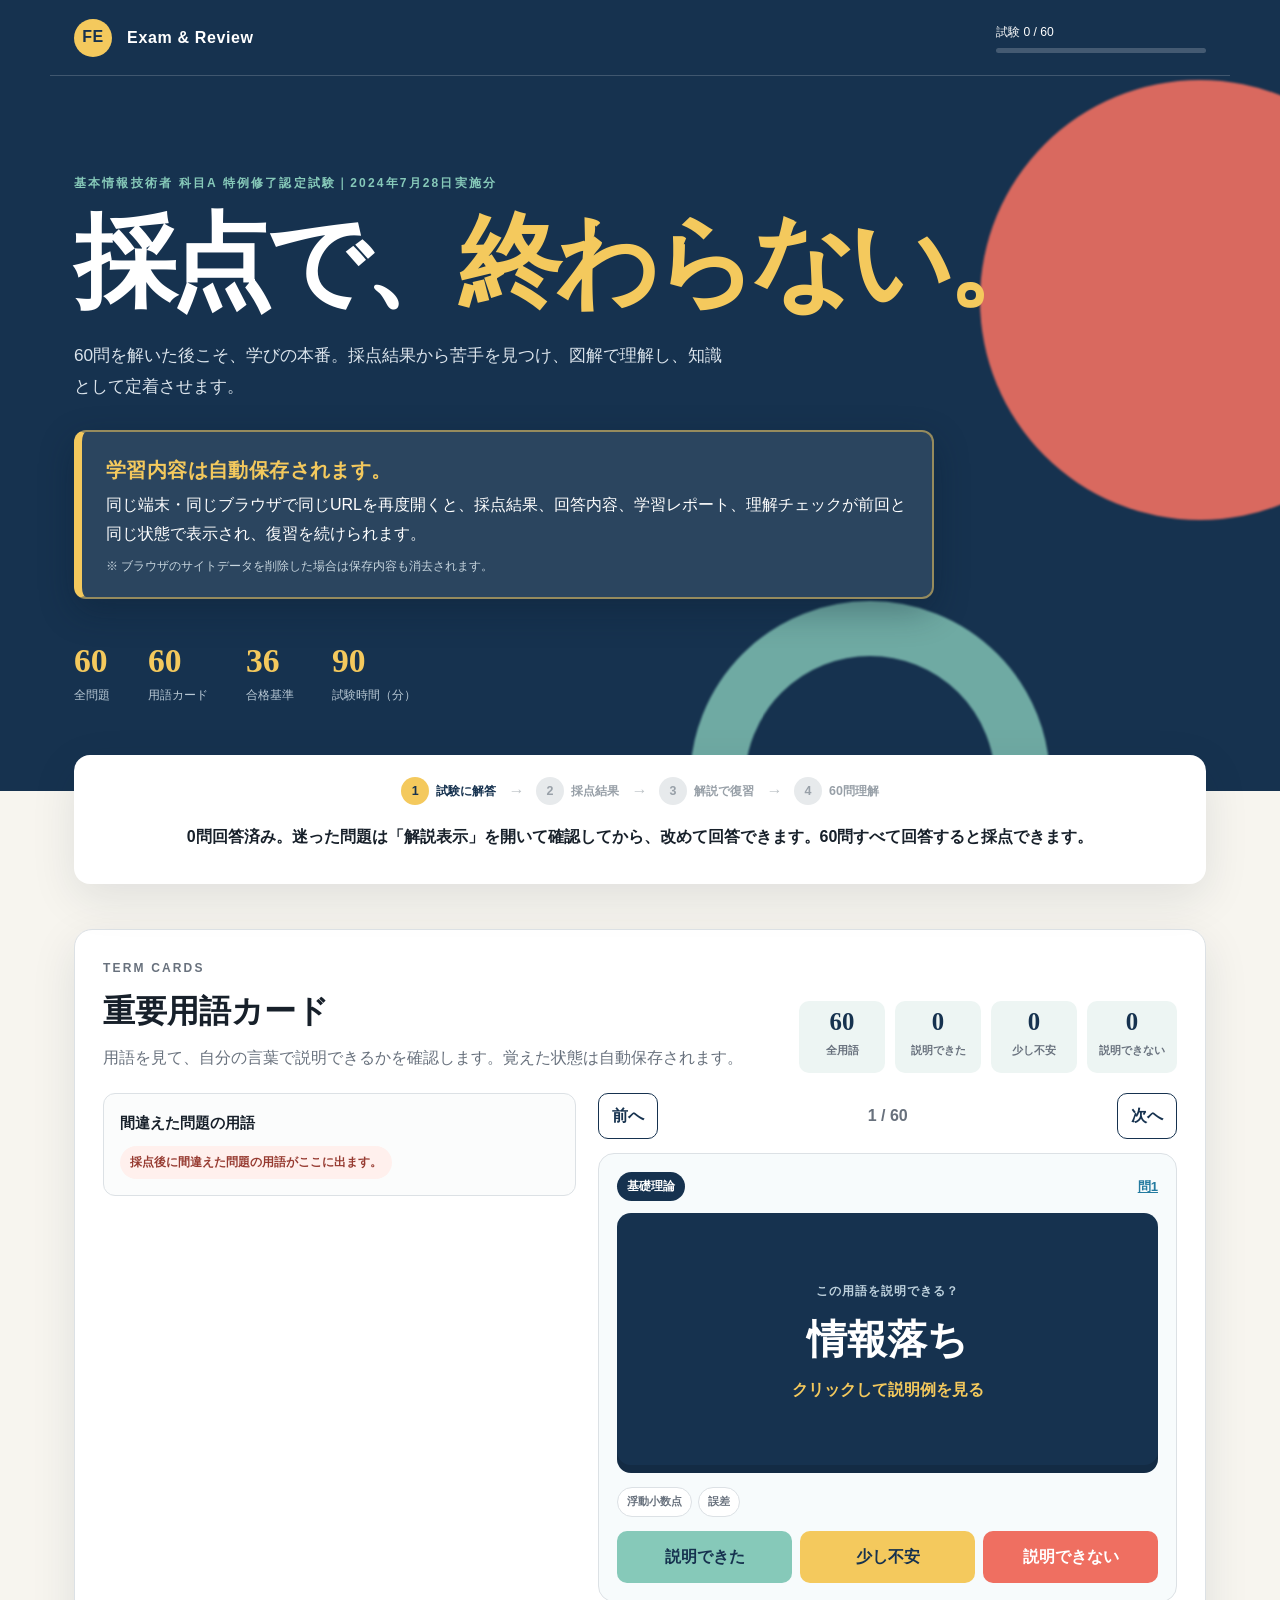
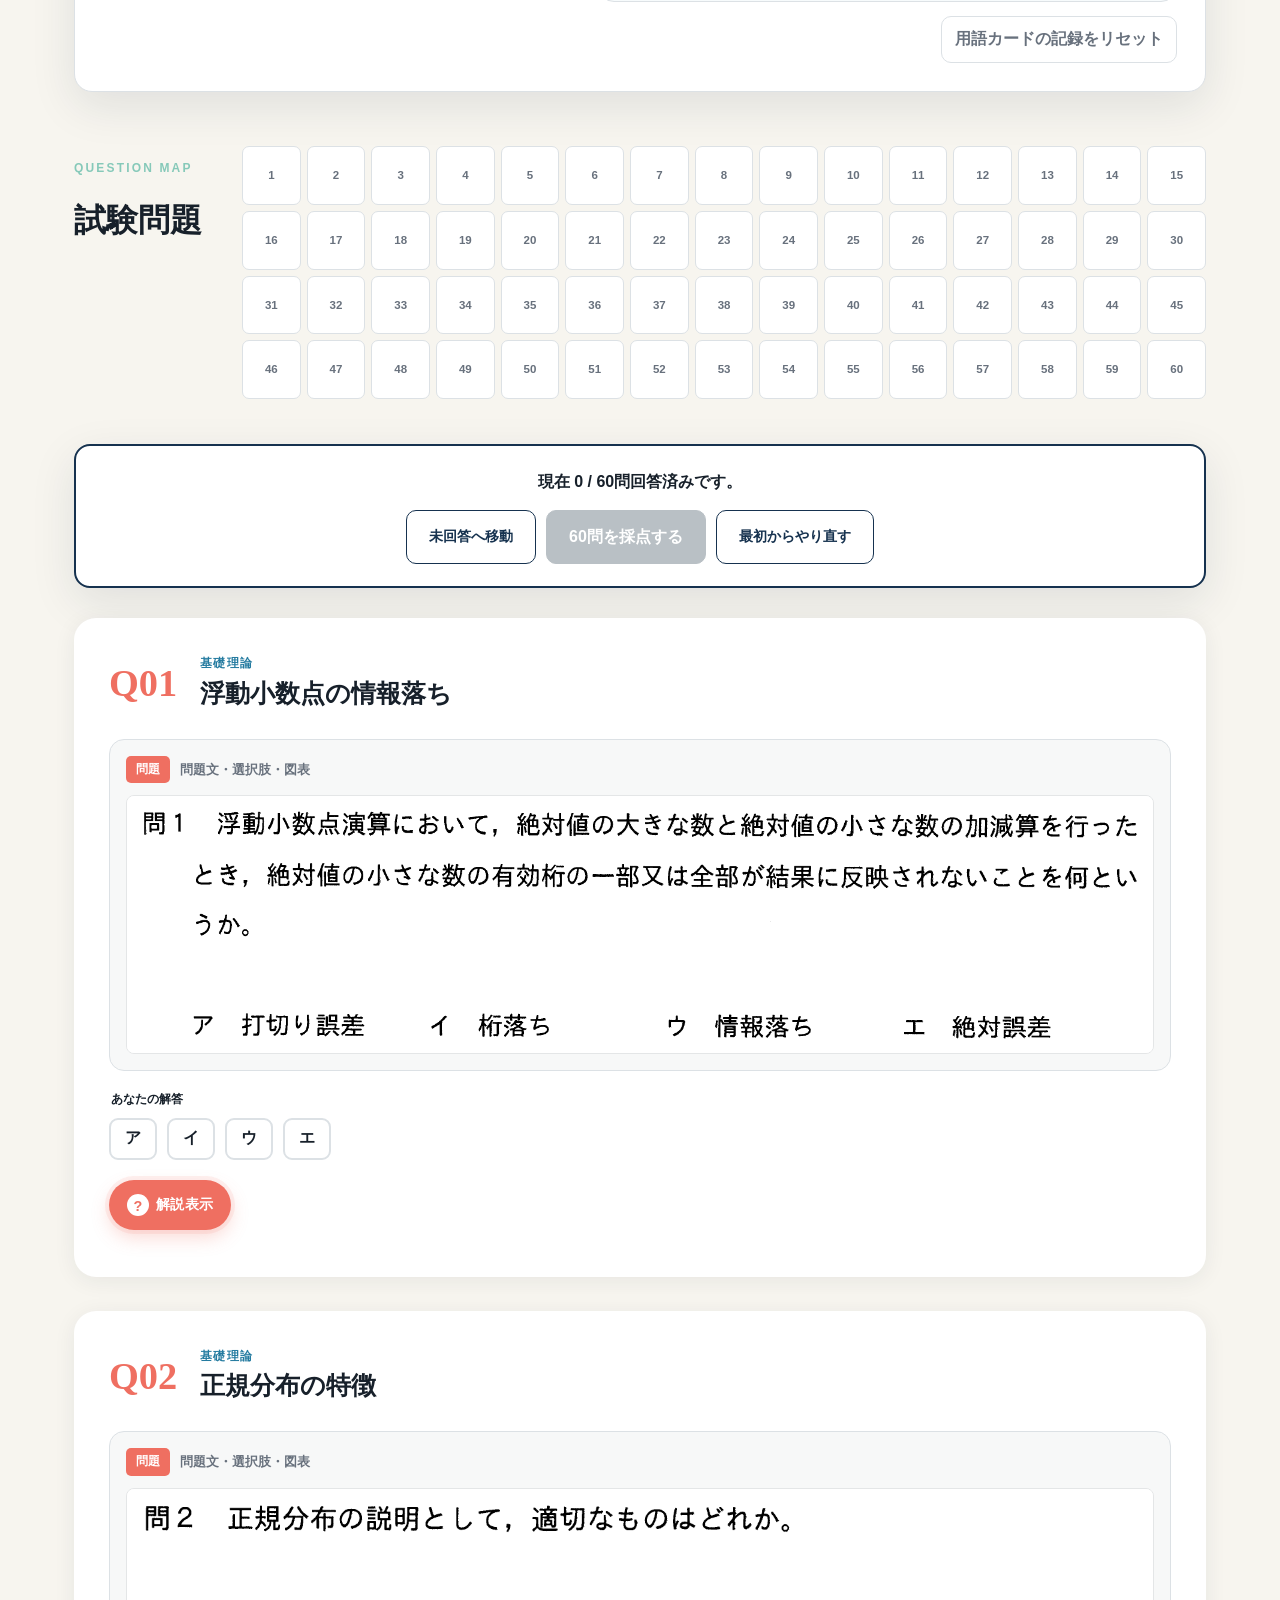
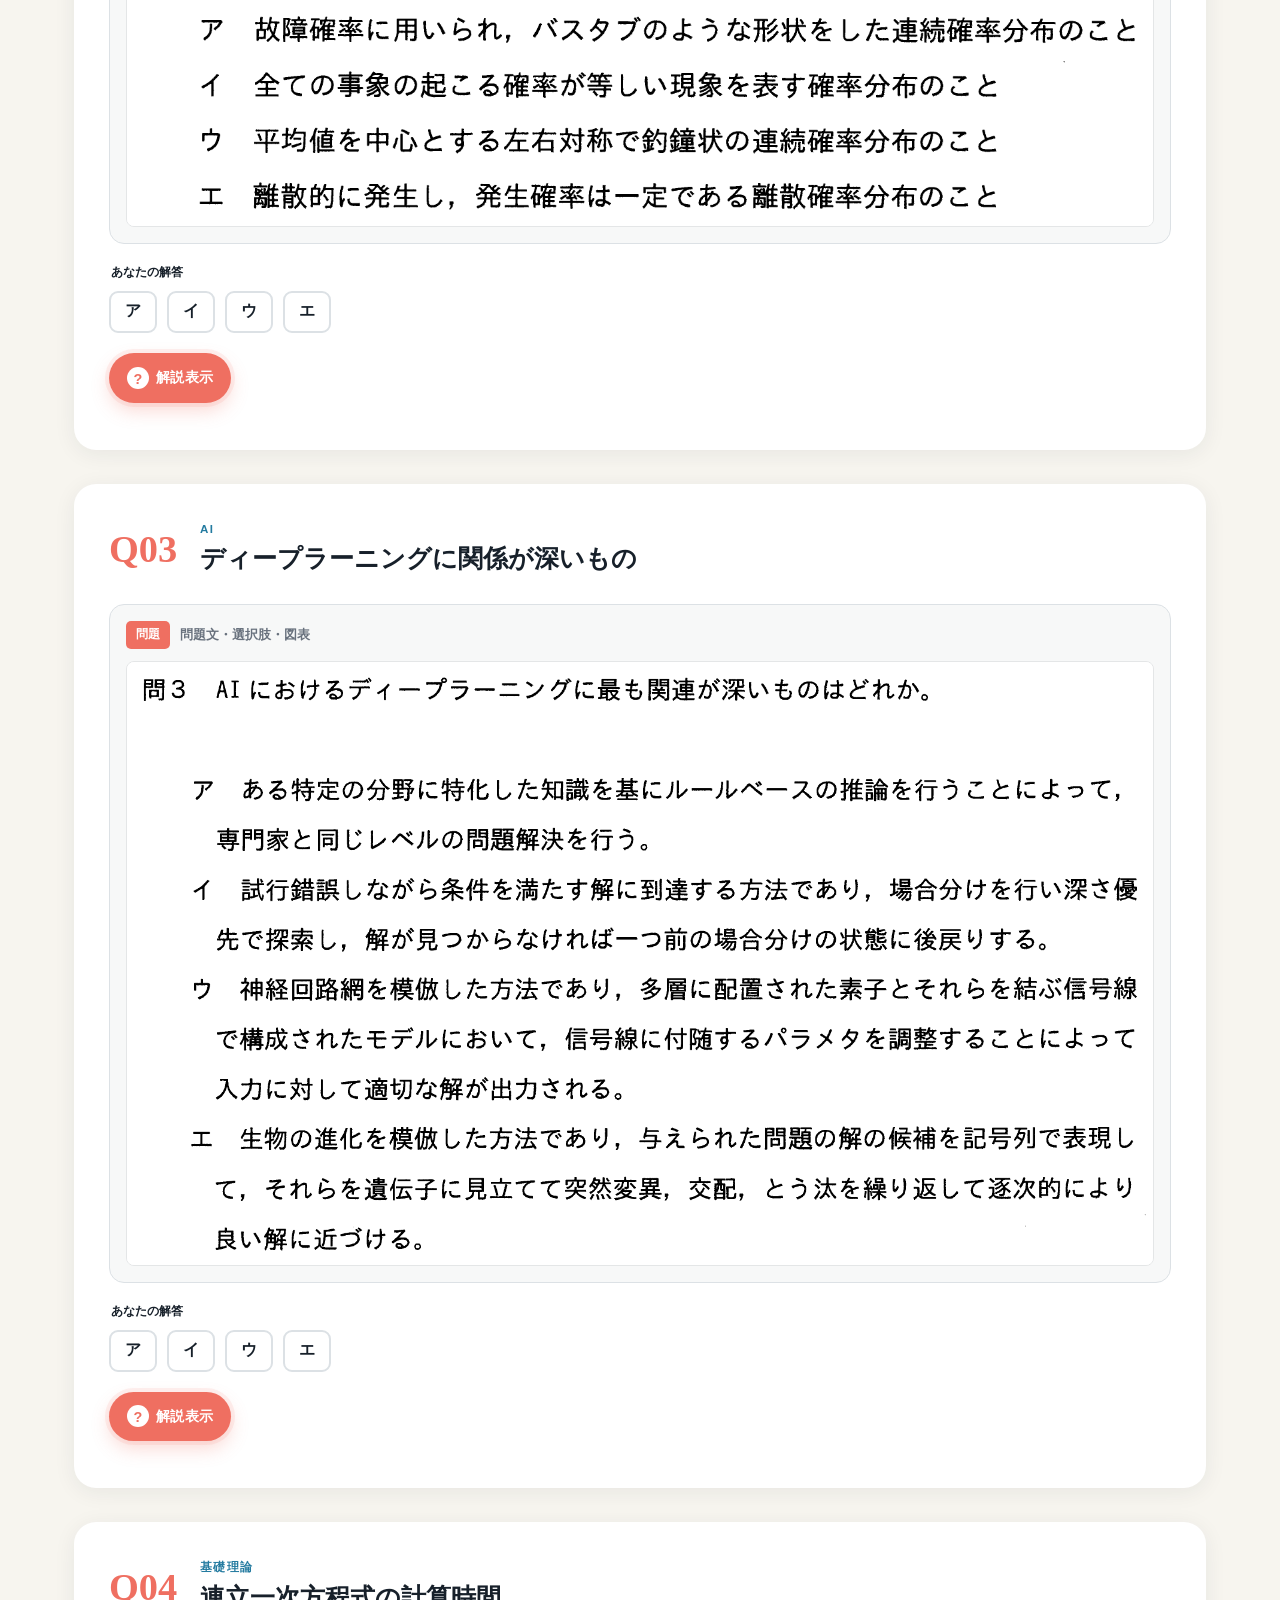
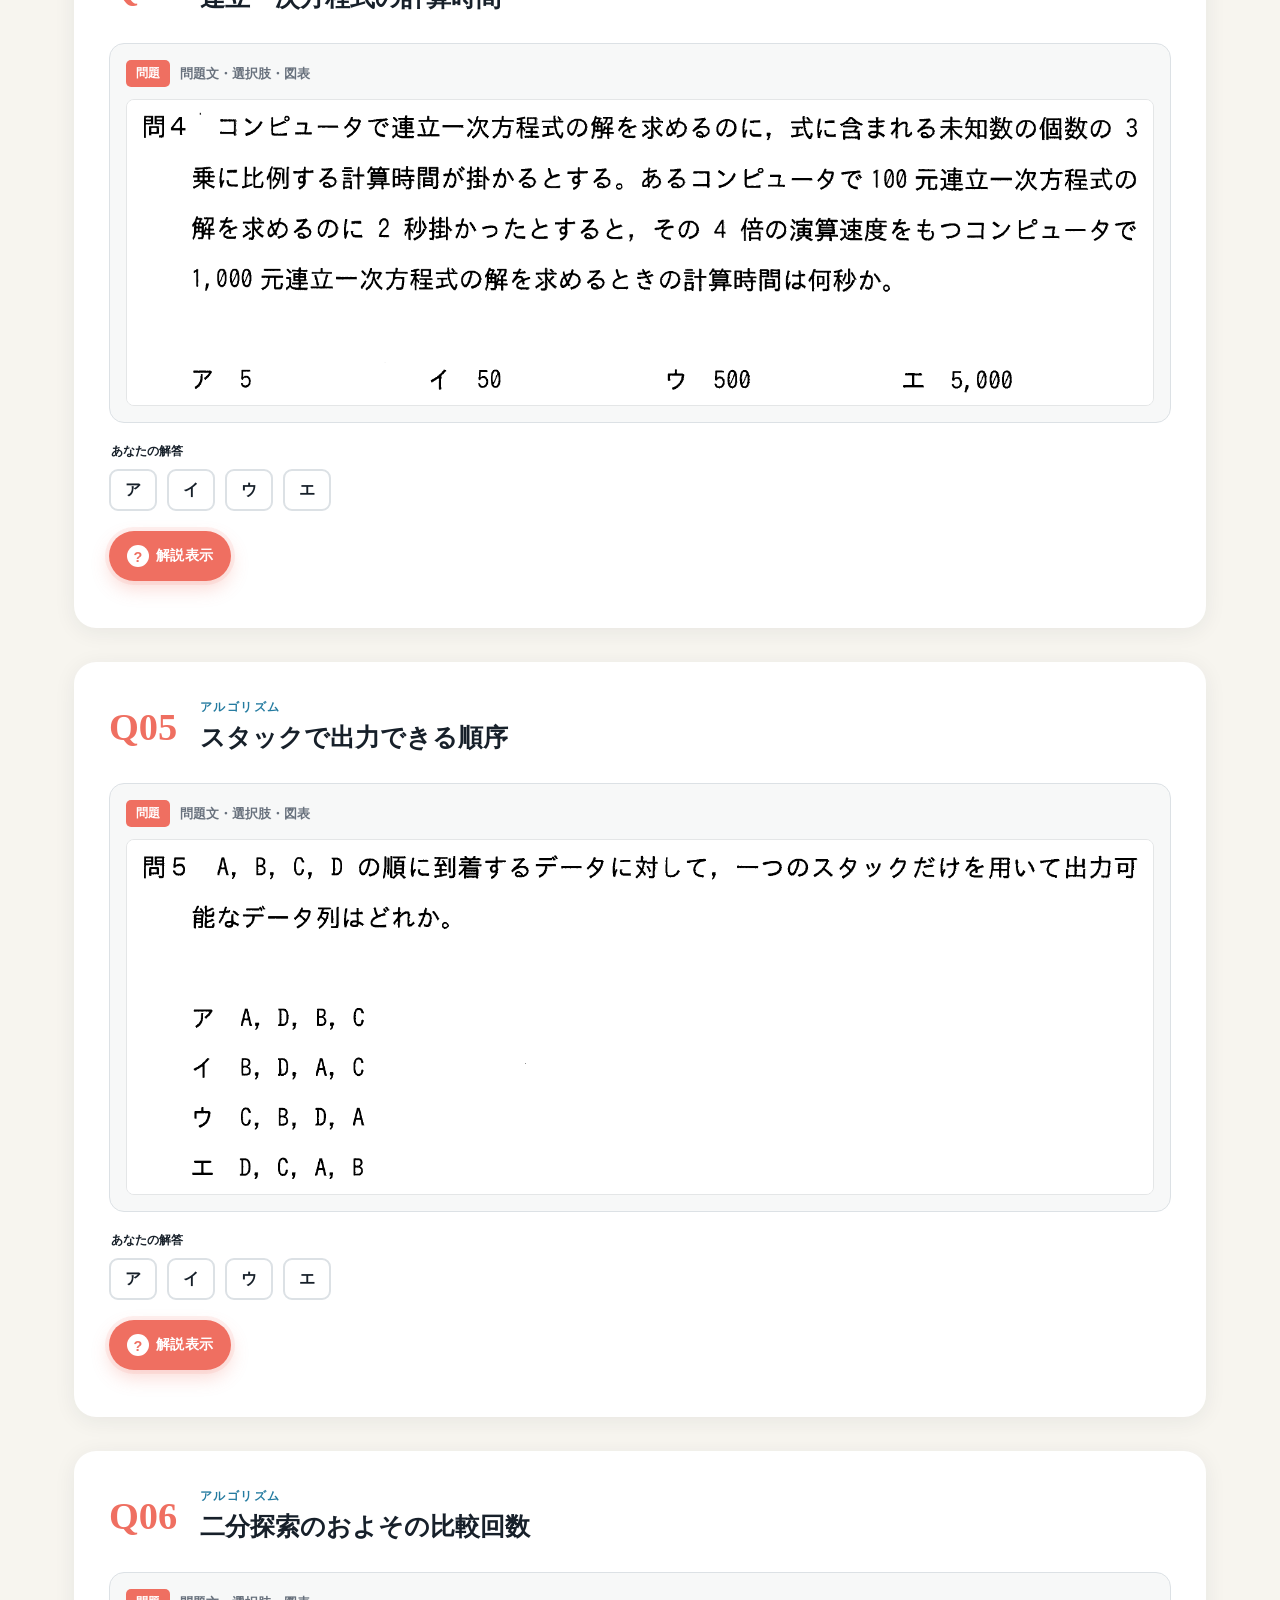
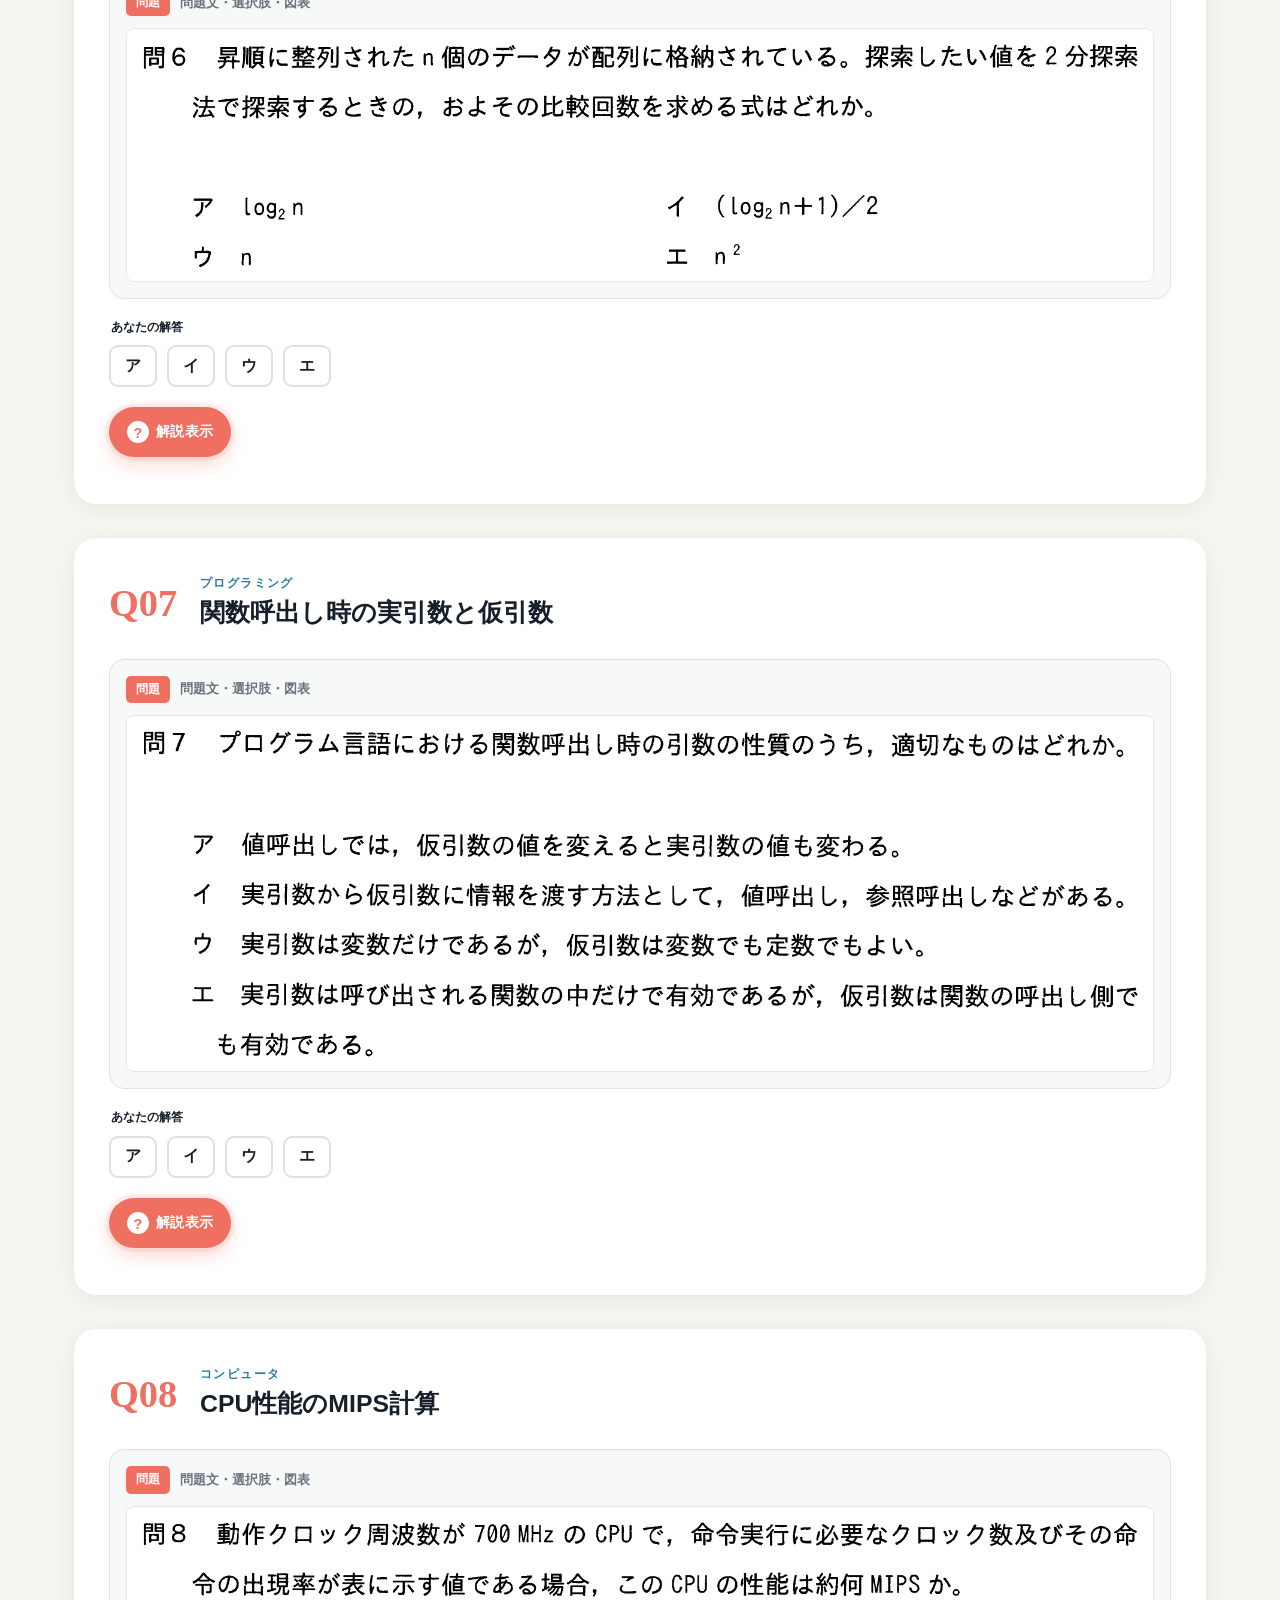
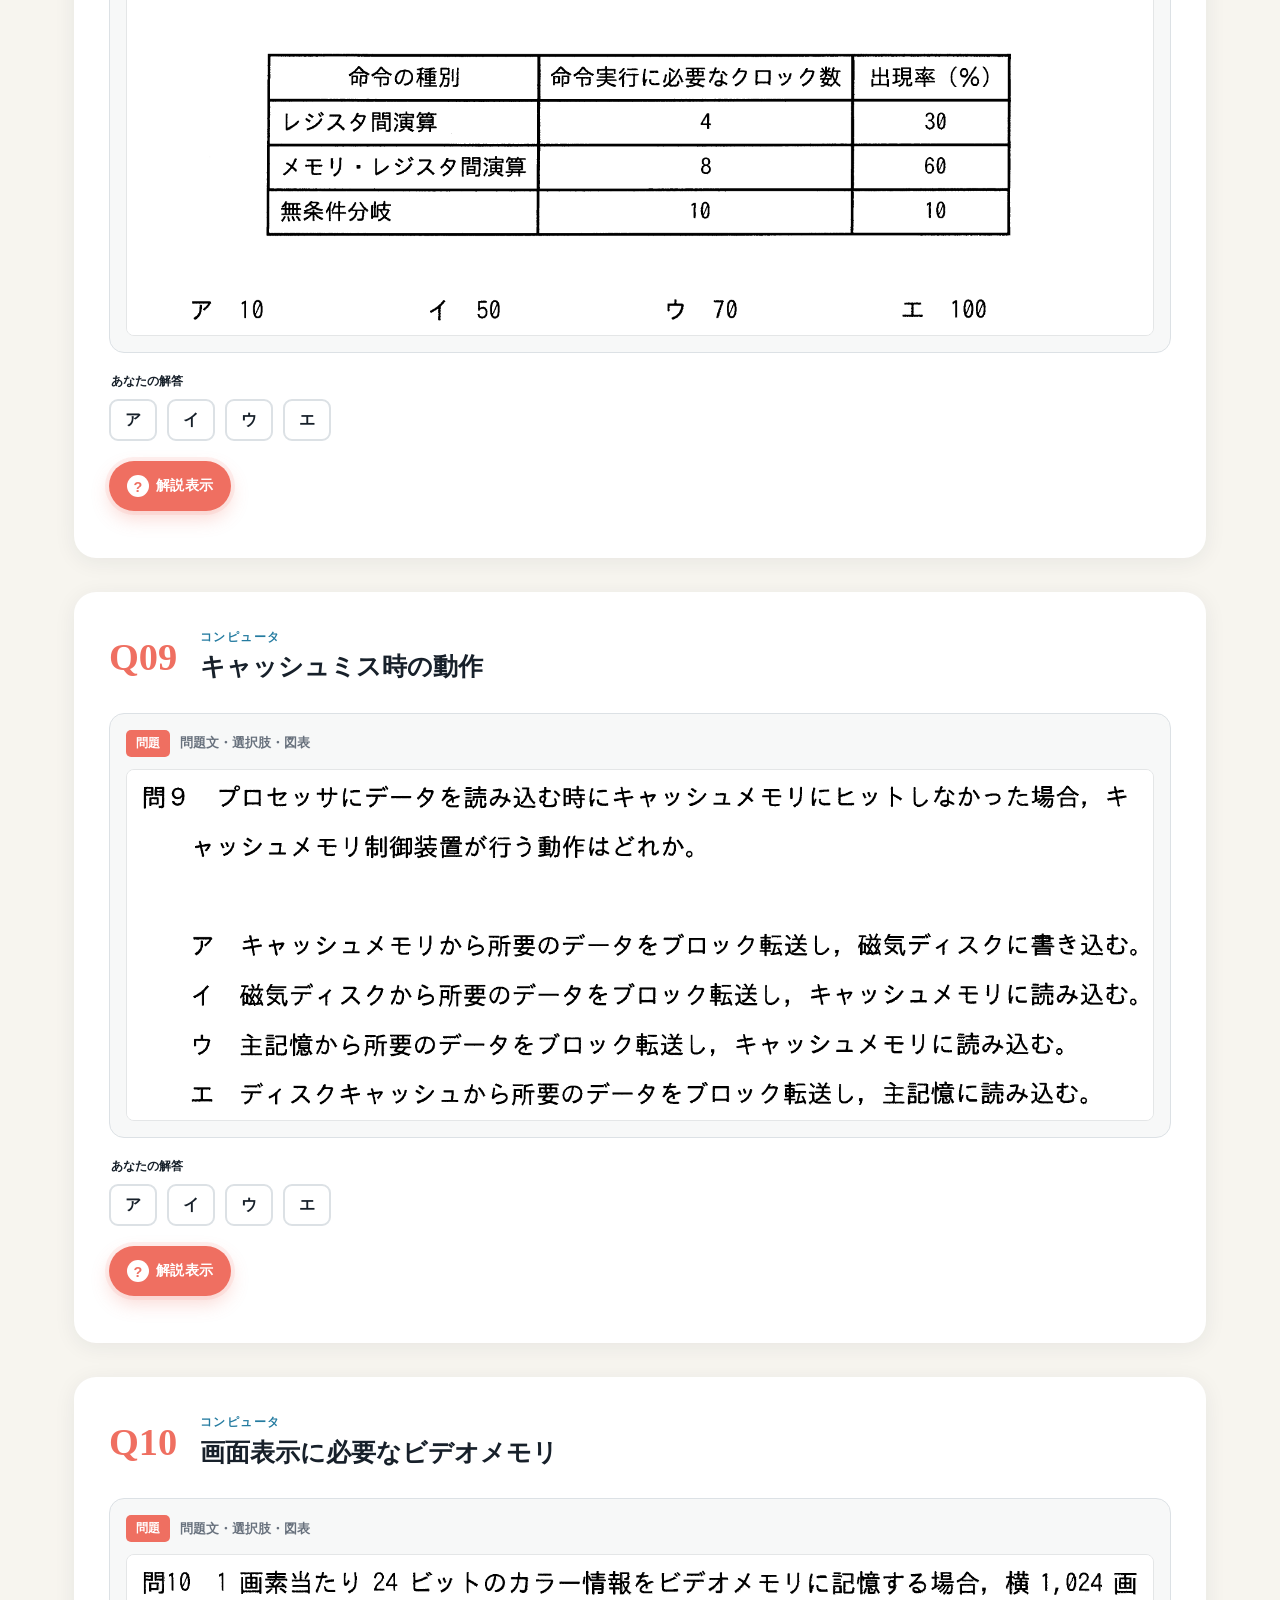
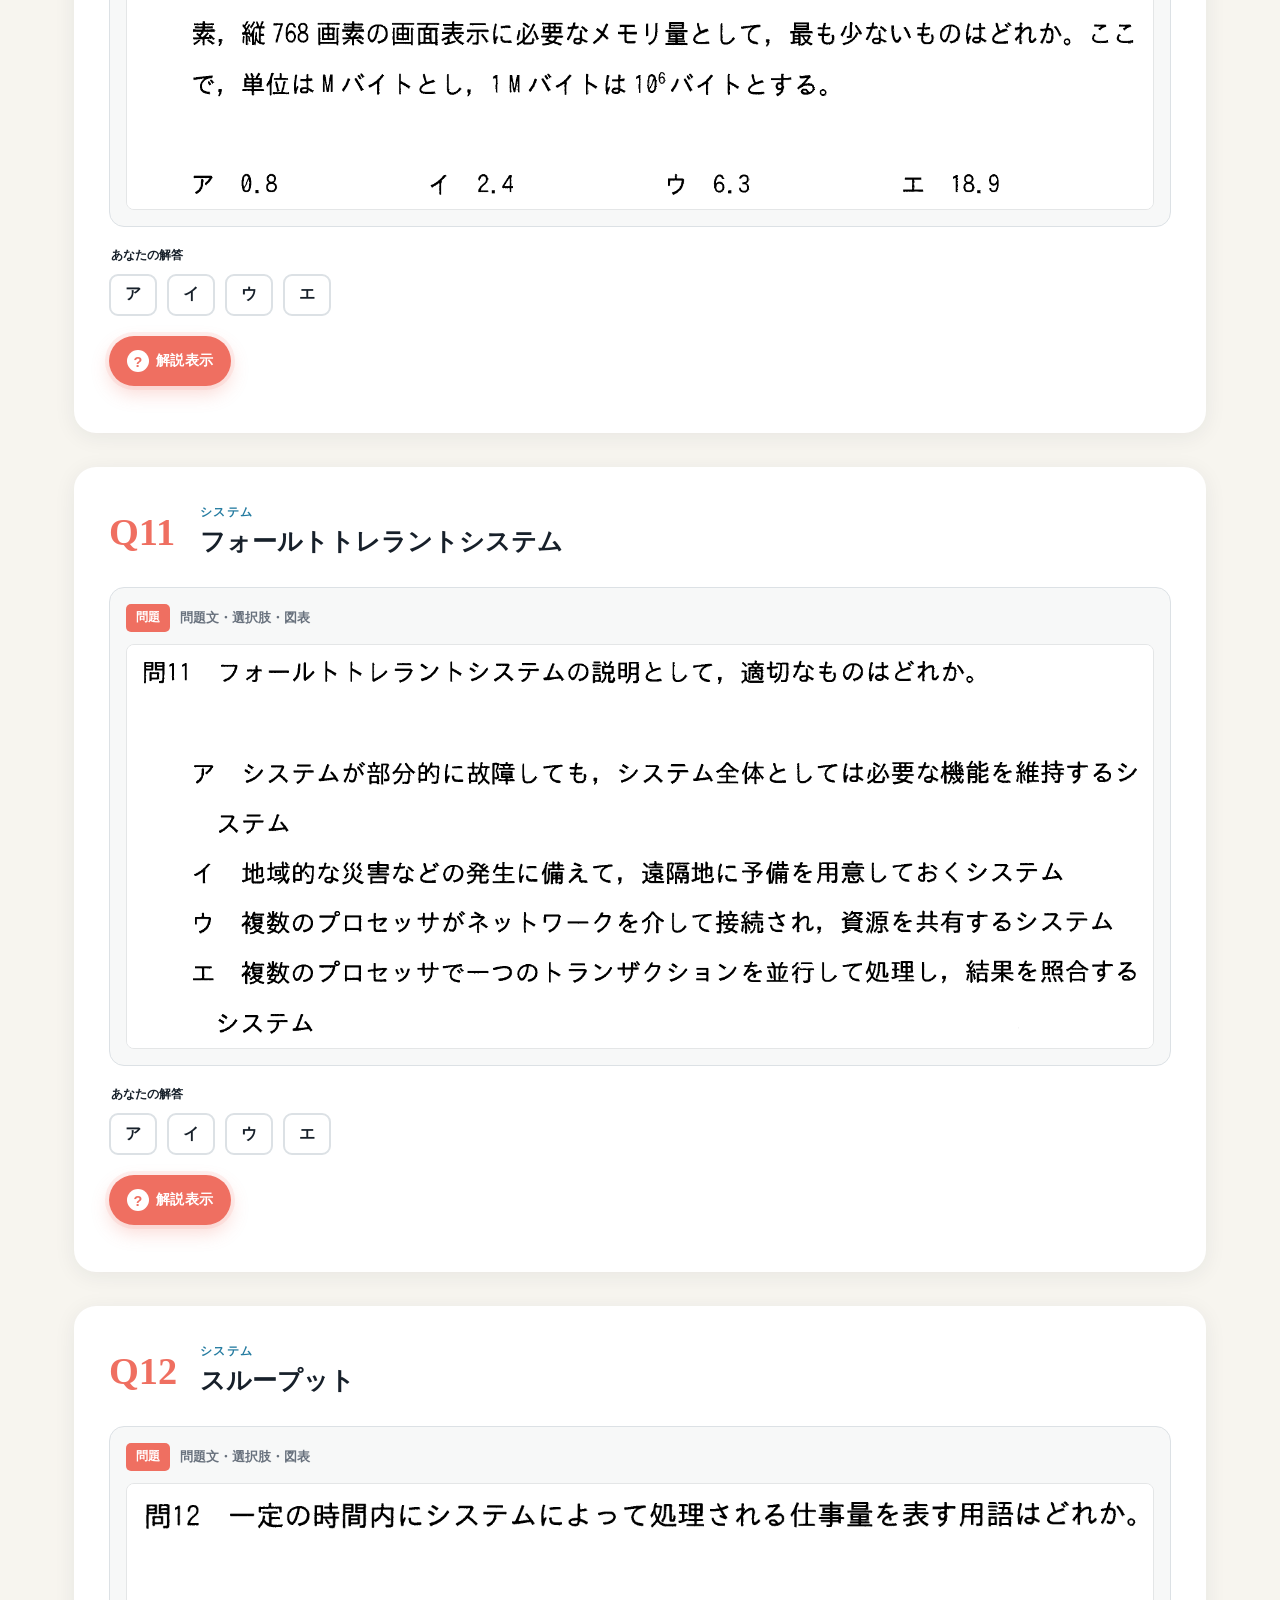
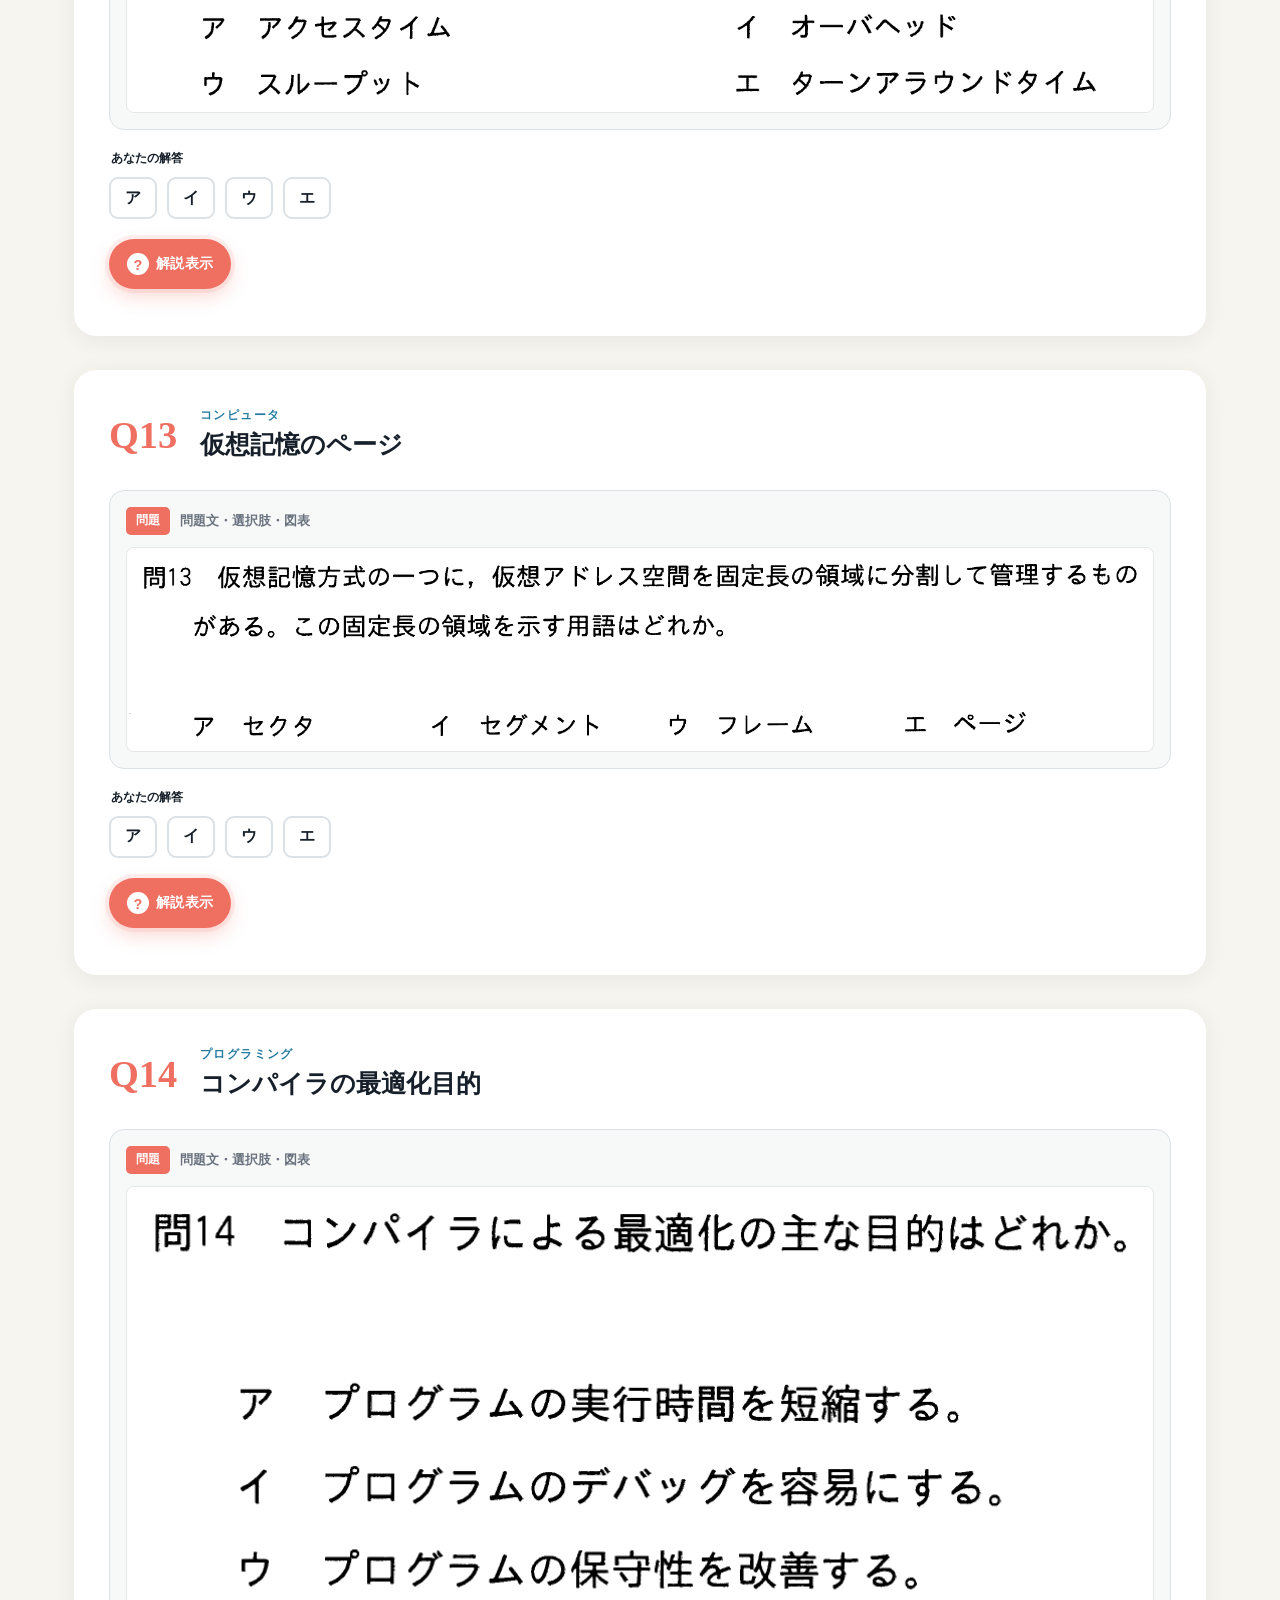
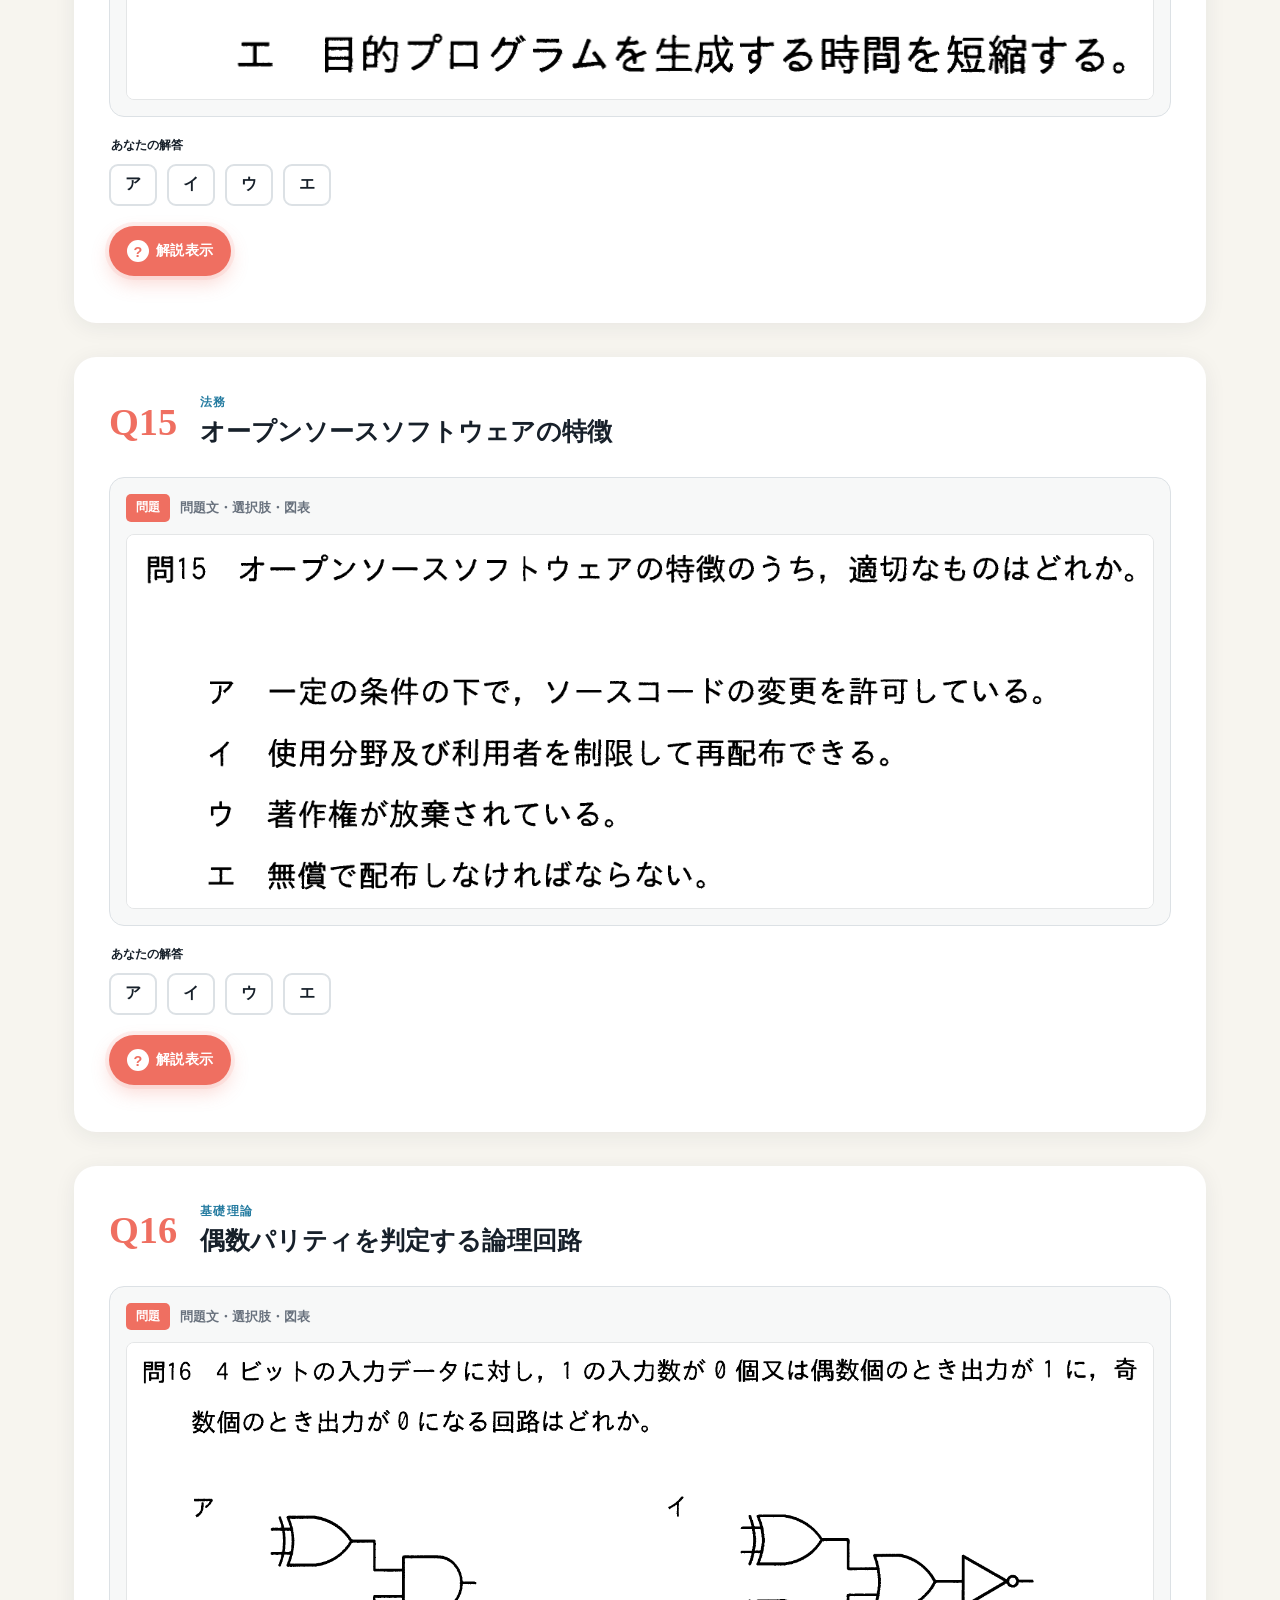
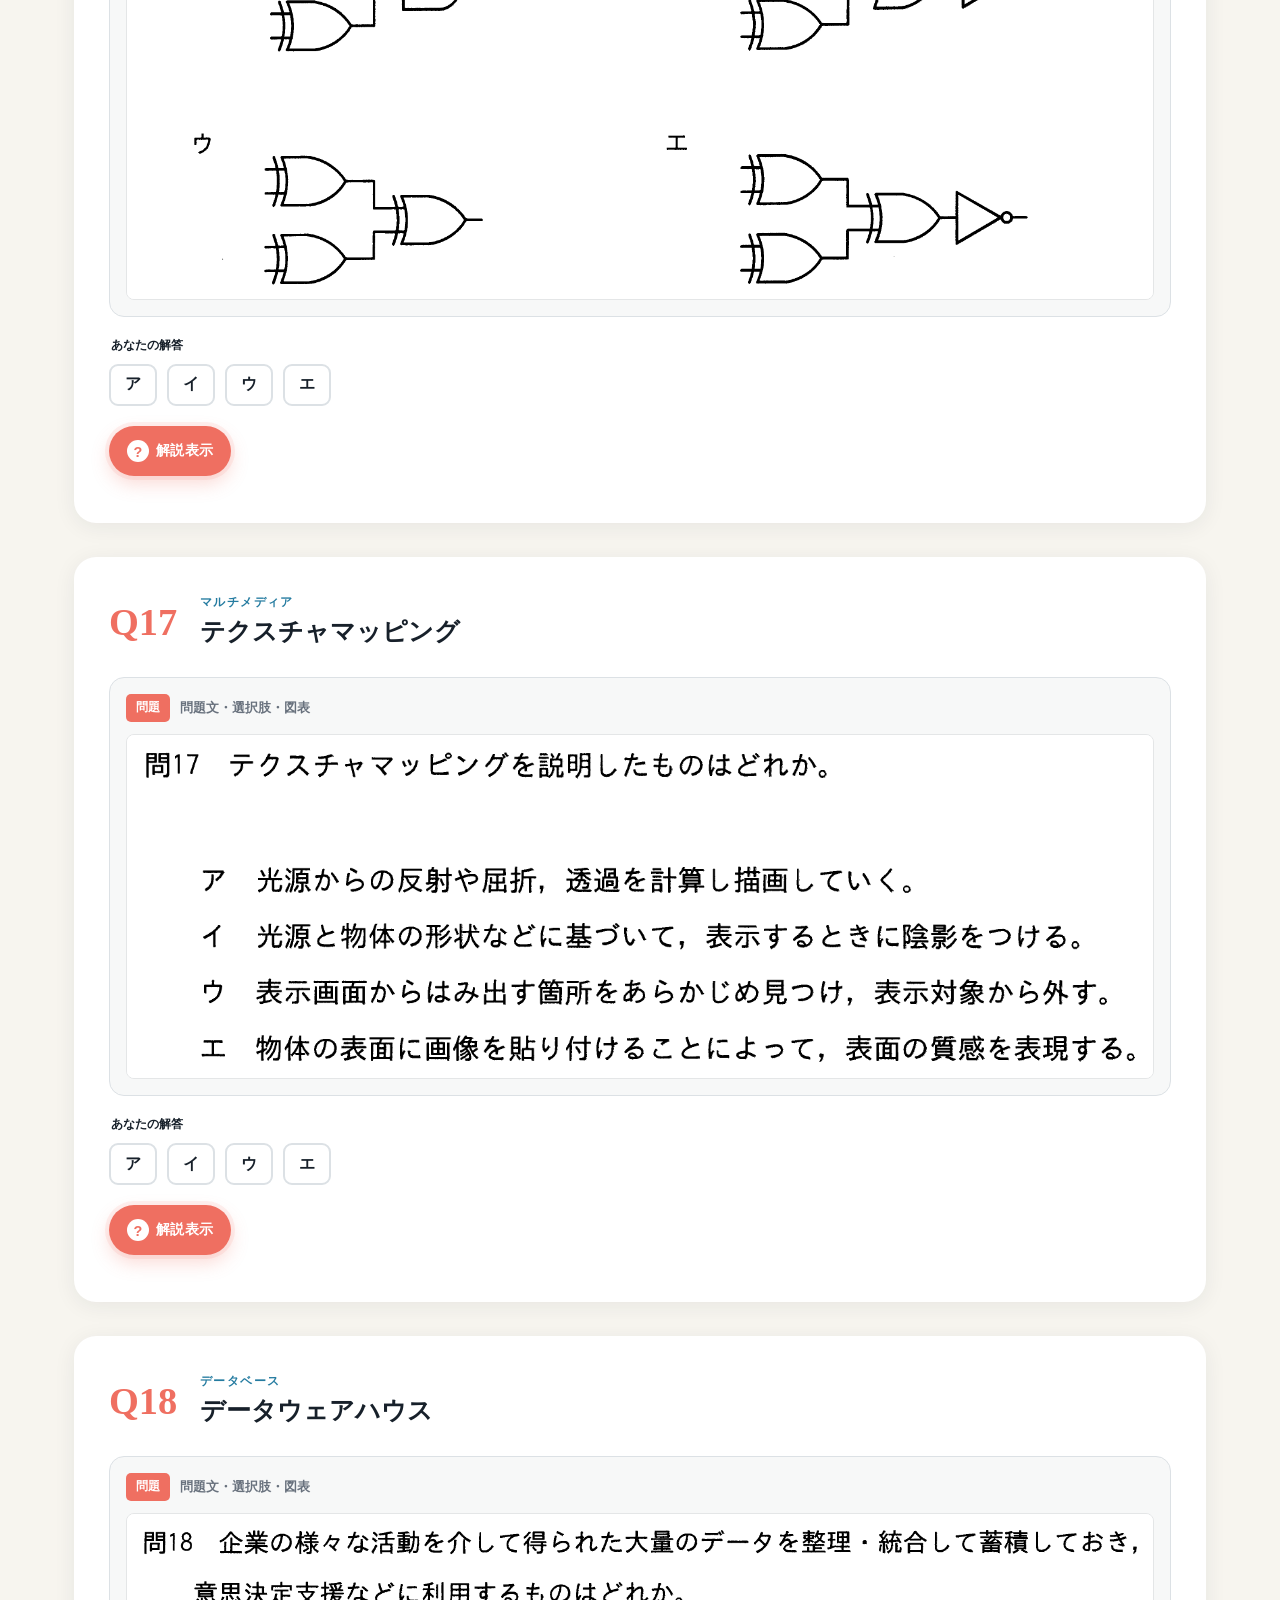
<file: index.html>
<!doctype html>
<html lang="ja">
<head>
  <meta charset="utf-8">
  <meta name="viewport" content="width=device-width, initial-scale=1">
  <meta name="description" content="2024年7月28日実施分 FE 科目A 特例修了認定試験・全60問の試験演習と図解復習">
  <title>2024年7月28日実施分｜FE 科目A 特例修了認定試験｜試験＆図解復習</title>
  <link rel="stylesheet" href="styles.css">
  <link rel="stylesheet" href="visuals.css">
  <link rel="stylesheet" href="flow.css">
  <link rel="stylesheet" href="report.css">
  <link rel="stylesheet" href="terms.css">
</head>
<body>
  <header class="hero">
    <nav class="topbar">
      <a class="brand" href="#top"><span>FE</span> Exam & Review</a>
      <div class="progress-wrap" aria-label="進捗">
        <span id="progressText">試験 0 / 60</span>
        <div class="progress"><i id="progressBar"></i></div>
      </div>
    </nav>
    <div class="hero-inner" id="top">
      <p class="eyebrow">基本情報技術者 科目A 特例修了認定試験｜2024年7月28日実施分</p>
      <h1>採点で、<em>終わらない。</em></h1>
      <p class="lead">60問を解いた後こそ、学びの本番。採点結果から苦手を見つけ、図解で理解し、知識として定着させます。</p>
      <p class="save-note">
        <strong>学習内容は自動保存されます。</strong>
        同じ端末・同じブラウザで同じURLを再度開くと、採点結果、回答内容、学習レポート、理解チェックが前回と同じ状態で表示され、復習を続けられます。
        <small>※ ブラウザのサイトデータを削除した場合は保存内容も消去されます。</small>
      </p>
      <div class="hero-stats">
        <div><strong>60</strong><span>全問題</span></div>
        <div><strong>60</strong><span>用語カード</span></div>
        <div><strong>36</strong><span>合格基準</span></div>
        <div><strong>90</strong><span>試験時間（分）</span></div>
      </div>
    </div>
  </header>

  <main>
    <section id="resultsTop" class="phase-panel">
      <div id="phaseSteps" class="phase-steps">
        <div data-step="exam"><b>1</b><span>試験に解答</span></div>
        <i>→</i>
        <div data-step="score"><b>2</b><span>採点結果</span></div>
        <i>→</i>
        <div data-step="review"><b>3</b><span>解説で復習</span></div>
        <i>→</i>
        <div data-step="complete"><b>4</b><span>60問理解</span></div>
      </div>
      <div id="phaseMessage" class="phase-message"></div>
      <div class="phase-actions retry-grade-area" hidden>
        <button class="primary" type="button" data-action="retry-grade">再回答を採点する</button>
      </div>
      <div id="scoreSummary" class="score-summary" hidden></div>
      <div id="answerLegend" class="answer-legend" hidden>
        <span><i class="correct"></i>緑：正解</span>
        <span><i class="wrong"></i>赤：不正解</span>
        <span><i class="understood"></i>枠線：理解チェック済み</span>
      </div>
    </section>

    <section id="learningReport" class="learning-report" hidden>
      <div class="report-heading">
        <p class="section-kicker">FIRST ATTEMPT REPORT</p>
        <h2>初回採点の学習レポート</h2>
        <p id="reportDate"></p>
      </div>
      <div class="report-grid">
        <section><h3>分野別正答率</h3><div id="fieldStats" class="field-stats"></div></section>
        <section class="strength-card"><h3>得意分野・苦手分野</h3><div id="strengthWeakness"></div></section>
      </div>
      <section class="retest-card">
        <h3>1週間後にもう一度解きたい問題</h3>
        <p id="retestDate"></p>
        <div id="retestQuestions" class="retest-questions"></div>
      </section>
      <section class="keywords-card">
        <h3>この試験問題で覚えたい重要ワード</h3>
        <div id="importantWords" class="important-words"></div>
      </section>
    </section>

    <section id="reviewToolbar" class="toolbar" aria-label="復習問題の絞り込み" hidden>
      <label class="search"><span>⌕</span><input id="searchInput" type="search" placeholder="用語・問題番号で検索"></label>
      <div id="filters" class="filters"></div>
      <label class="toggle"><input id="onlyUnlearned" type="checkbox"><span>未理解だけ</span></label>
    </section>

    <section id="termLearning" class="term-learning">
      <div class="term-head">
        <div>
          <p class="section-kicker">TERM CARDS</p>
          <h2>重要用語カード</h2>
          <p>用語を見て、自分の言葉で説明できるかを確認します。覚えた状態は自動保存されます。</p>
        </div>
        <div id="termStats" class="term-stats" aria-label="用語カードの進捗"></div>
      </div>
      <div class="term-tools" hidden>
        <label class="search"><span>⌕</span><input id="termSearch" type="search" placeholder="用語・説明・タグで検索"></label>
        <div id="termFilters" class="term-filters"></div>
      </div>
      <div class="term-layout">
        <aside class="term-side">
          <section class="term-weak">
            <h3>間違えた問題の用語</h3>
            <div id="termWeakLinks" class="term-weak-links"></div>
          </section>
        </aside>
        <section class="term-study" aria-label="用語カード学習">
          <div class="term-nav">
            <button id="termPrev" type="button">前へ</button>
            <span id="termPosition"></span>
            <button id="termNext" type="button">次へ</button>
          </div>
          <div id="termCard" class="term-card"></div>
          <button id="termReset" class="term-reset" type="button">用語カードの記録をリセット</button>
        </section>
      </div>
    </section>

    <section class="overview">
      <div><p class="section-kicker">QUESTION MAP</p><h2 id="listTitle">試験問題</h2></div>
      <div id="questionMap" class="question-map" aria-label="問題番号一覧"></div>
    </section>

    <section class="exam-control-area" data-exam-controls>
      <p data-exam-message>60問すべてに回答すると採点できます。</p>
      <div class="exam-control-buttons">
        <button type="button" data-action="unanswered">未回答へ移動</button>
        <button class="primary" type="button" data-action="submit" disabled>60問を採点する</button>
        <button type="button" data-action="reset">最初からやり直す</button>
      </div>
    </section>

    <section id="questions" class="questions"></section>
    <p id="emptyState" class="empty" hidden>条件に一致する問題がありません。</p>
    <section class="exam-control-area retry-grade-area" hidden>
      <p>再回答を選び終えたら採点してください。</p>
      <div class="exam-control-buttons">
        <button class="primary" type="button" data-action="retry-grade">再回答を採点する</button>
      </div>
    </section>
    <section class="exam-control-area" data-exam-controls>
      <p data-exam-message>60問すべてに回答すると採点できます。</p>
      <div class="exam-control-buttons">
        <button type="button" data-action="unanswered">未回答へ移動</button>
        <button class="primary" type="button" data-action="submit" disabled>60問を採点する</button>
        <button type="button" data-action="reset">最初からやり直す</button>
      </div>
    </section>
  </main>

  <footer>
    <div class="footer-notes">
      <p>基本情報技術者 科目A 特例修了認定試験（2024年7月28日実施分）・学習用解説</p>
      <p class="source-note">出典・参考：問題画像は提供された tokurei_Mondai_20240728_FE.pdf から切り出した今回の60問を使用しています。解説作成にあたり、基本情報技術者試験、応用情報技術者試験、情報セキュリティマネジメント試験の公開過去問題・関連問題も参考にしています。</p>
    </div>
    <div class="footer-links">
      <a href="#termLearning">重要用語カード</a>
      <a href="reference-map.html">参考問題対応表</a>
      <a href="source-map.html">出典候補調査表</a>
      <a href="#top">ページ上部へ ↑</a>
    </div>
  </footer>

  <template id="questionTemplate">
    <article class="question-card">
      <div class="card-head">
        <div class="number"></div>
        <div class="heading"><p class="meta"></p><h2></h2></div>
        <label class="understand-check"><input type="checkbox"><span>理解できた</span></label>
      </div>
      <section class="problem-panel">
        <div class="problem-label"><span>問題</span><small>問題文・選択肢・図表</small></div>
        <img loading="lazy" alt="">
      </section>
      <fieldset class="answer-input">
        <legend>あなたの解答</legend>
        <label><input type="radio" value="ア"><span>ア</span></label>
        <label><input type="radio" value="イ"><span>イ</span></label>
        <label><input type="radio" value="ウ"><span>ウ</span></label>
        <label><input type="radio" value="エ"><span>エ</span></label>
      </fieldset>
      <div class="result-line"></div>
      <section class="review-content">
        <div class="answer-strip"><span>正解</span><strong></strong><p></p></div>
        <div class="card-grid">
          <div class="explanation">
            <h3>なぜこの答えになる？</h3>
            <p class="summary"></p>
            <ol class="reasoning"></ol>
            <div class="trap"><h3>ひっかけポイント</h3><p></p></div>
          </div>
          <figure class="visual"><div class="diagram"></div><figcaption></figcaption></figure>
        </div>
      </section>
    </article>
  </template>

  <dialog id="confirmDialog" class="confirm-dialog">
    <h2>60問を採点しますか？</h2>
    <p>採点後、初回に間違えた問題は正答を隠したまま再回答できます。解説はボタンで確認でき、再回答の正誤はその場では表示しません。</p>
    <div><button id="cancelSubmit" type="button">戻る</button><button id="confirmSubmit" class="primary" type="button">採点する</button></div>
  </dialog>

  <script src="questions.js"></script>
  <script src="terms.js"></script>
  <script src="app.js"></script>
  <script src="terms-ui.js"></script>
  <script src="learning.js"></script>
</body>
</html>
</file>
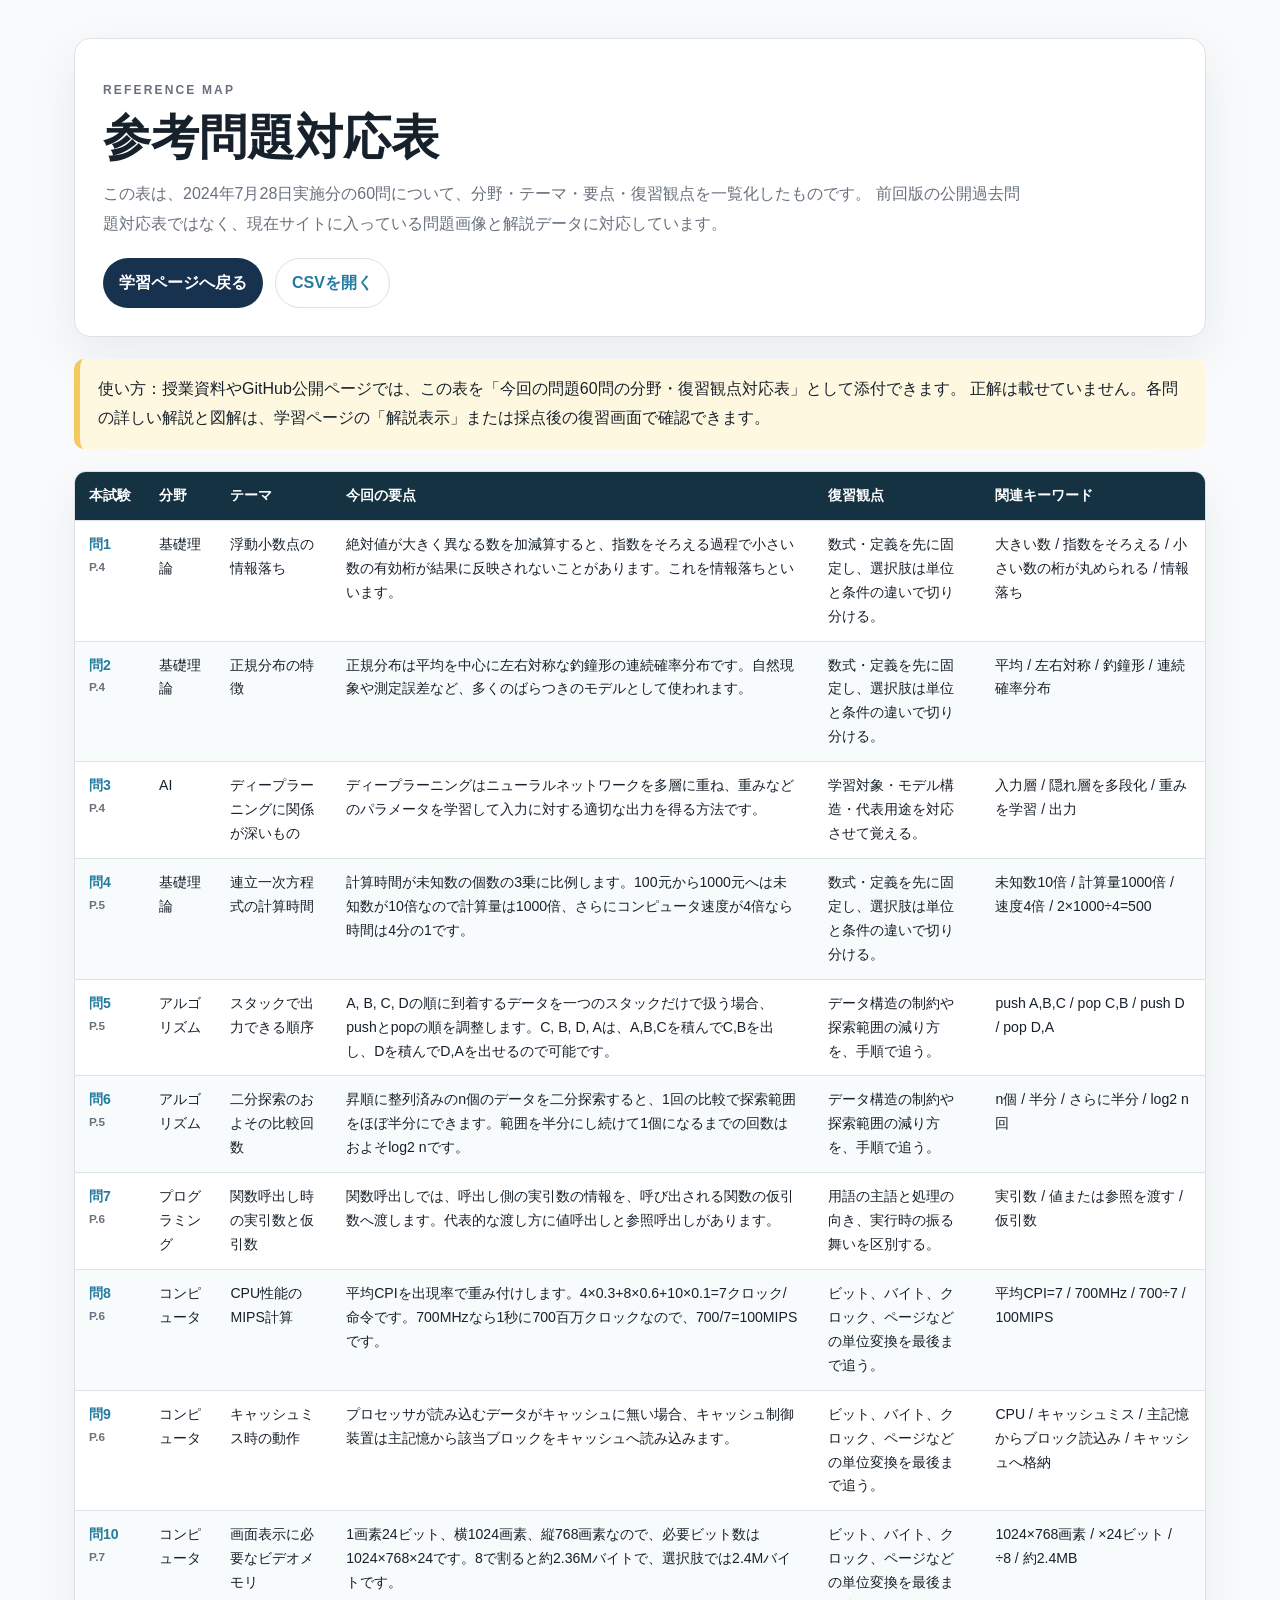
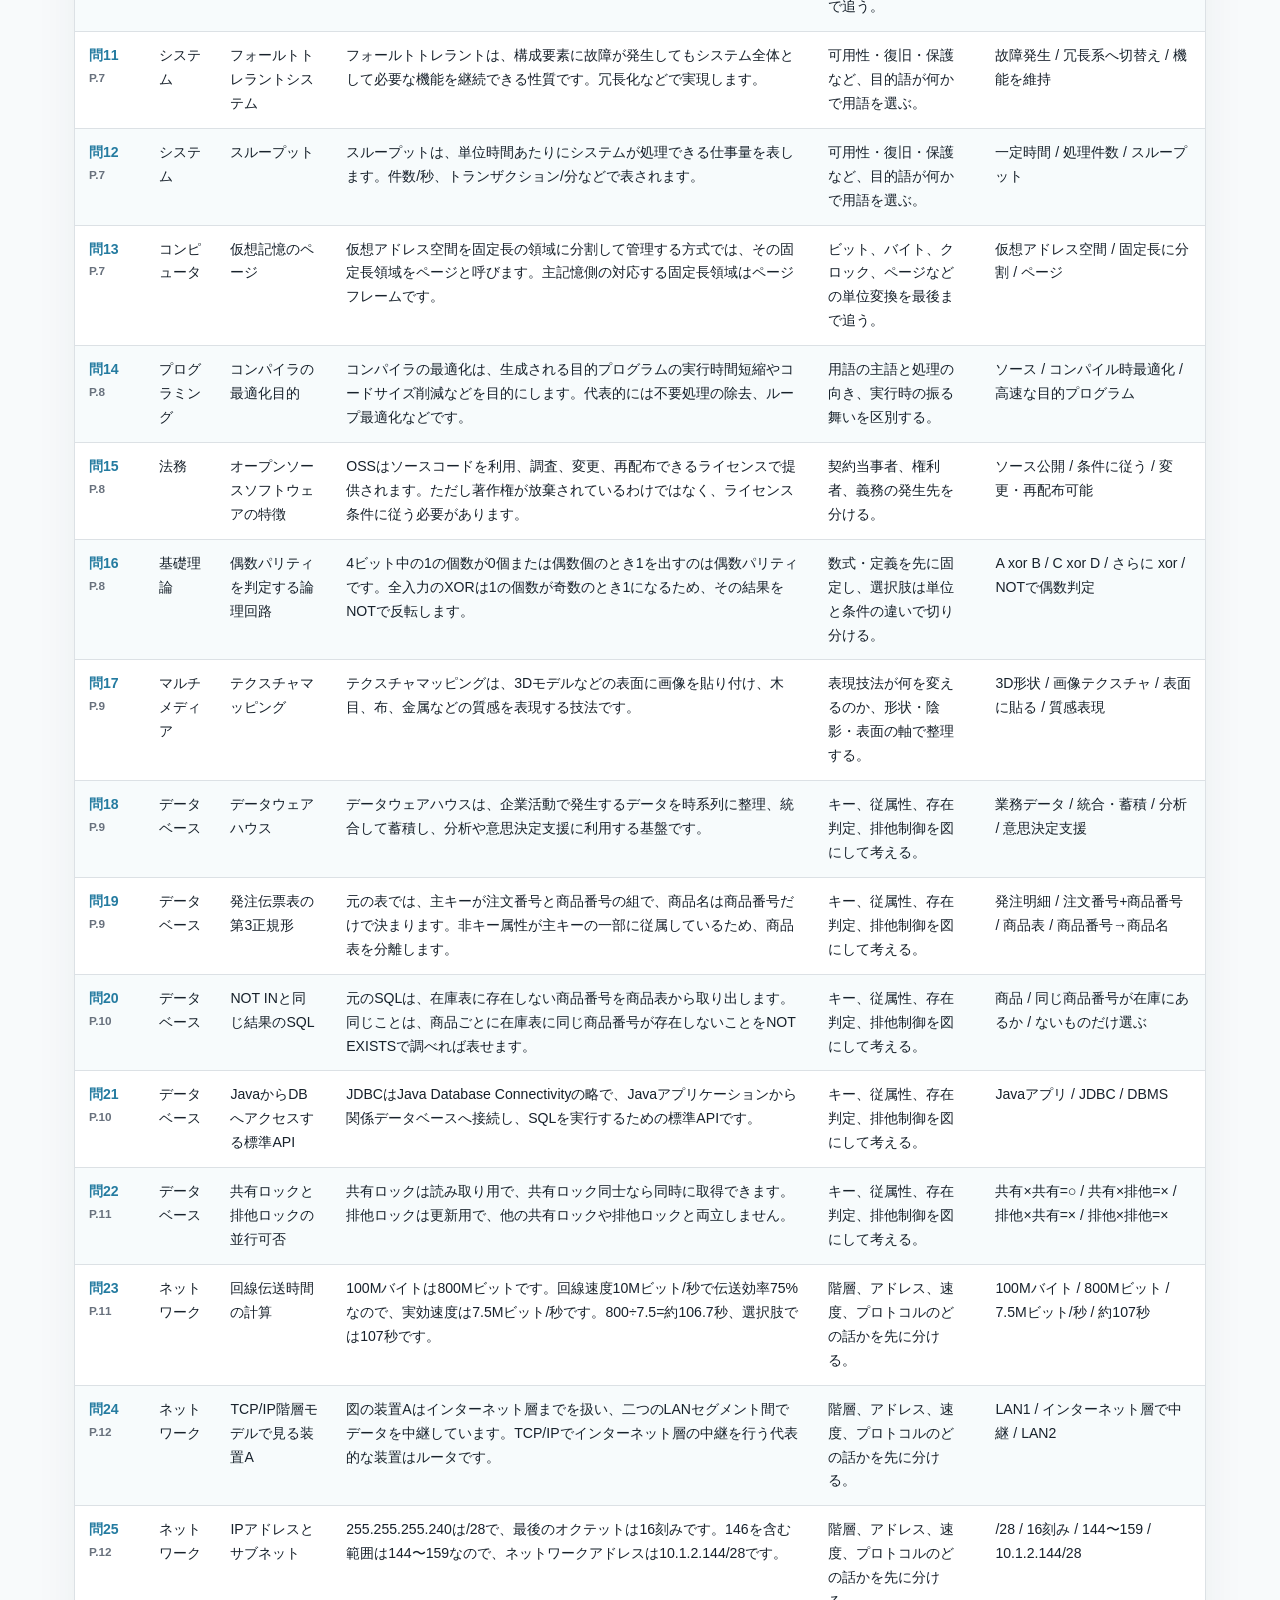
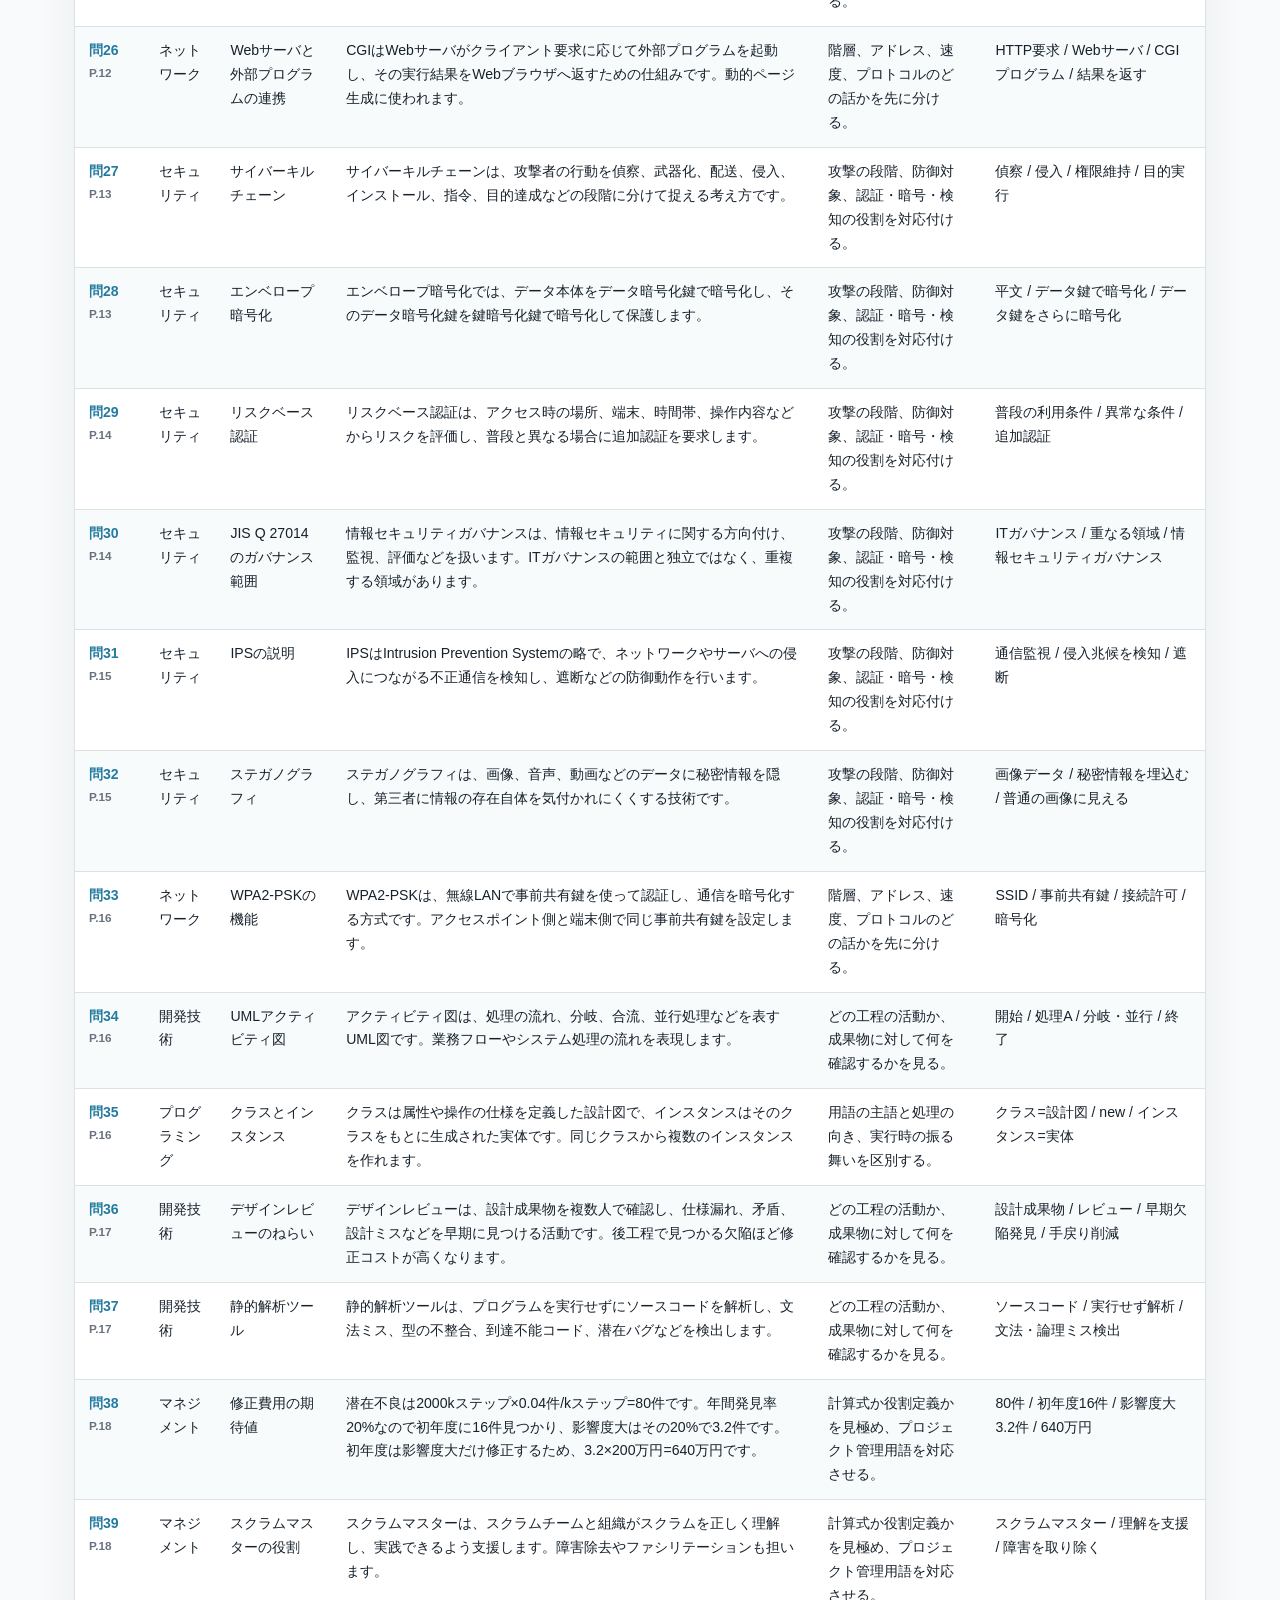
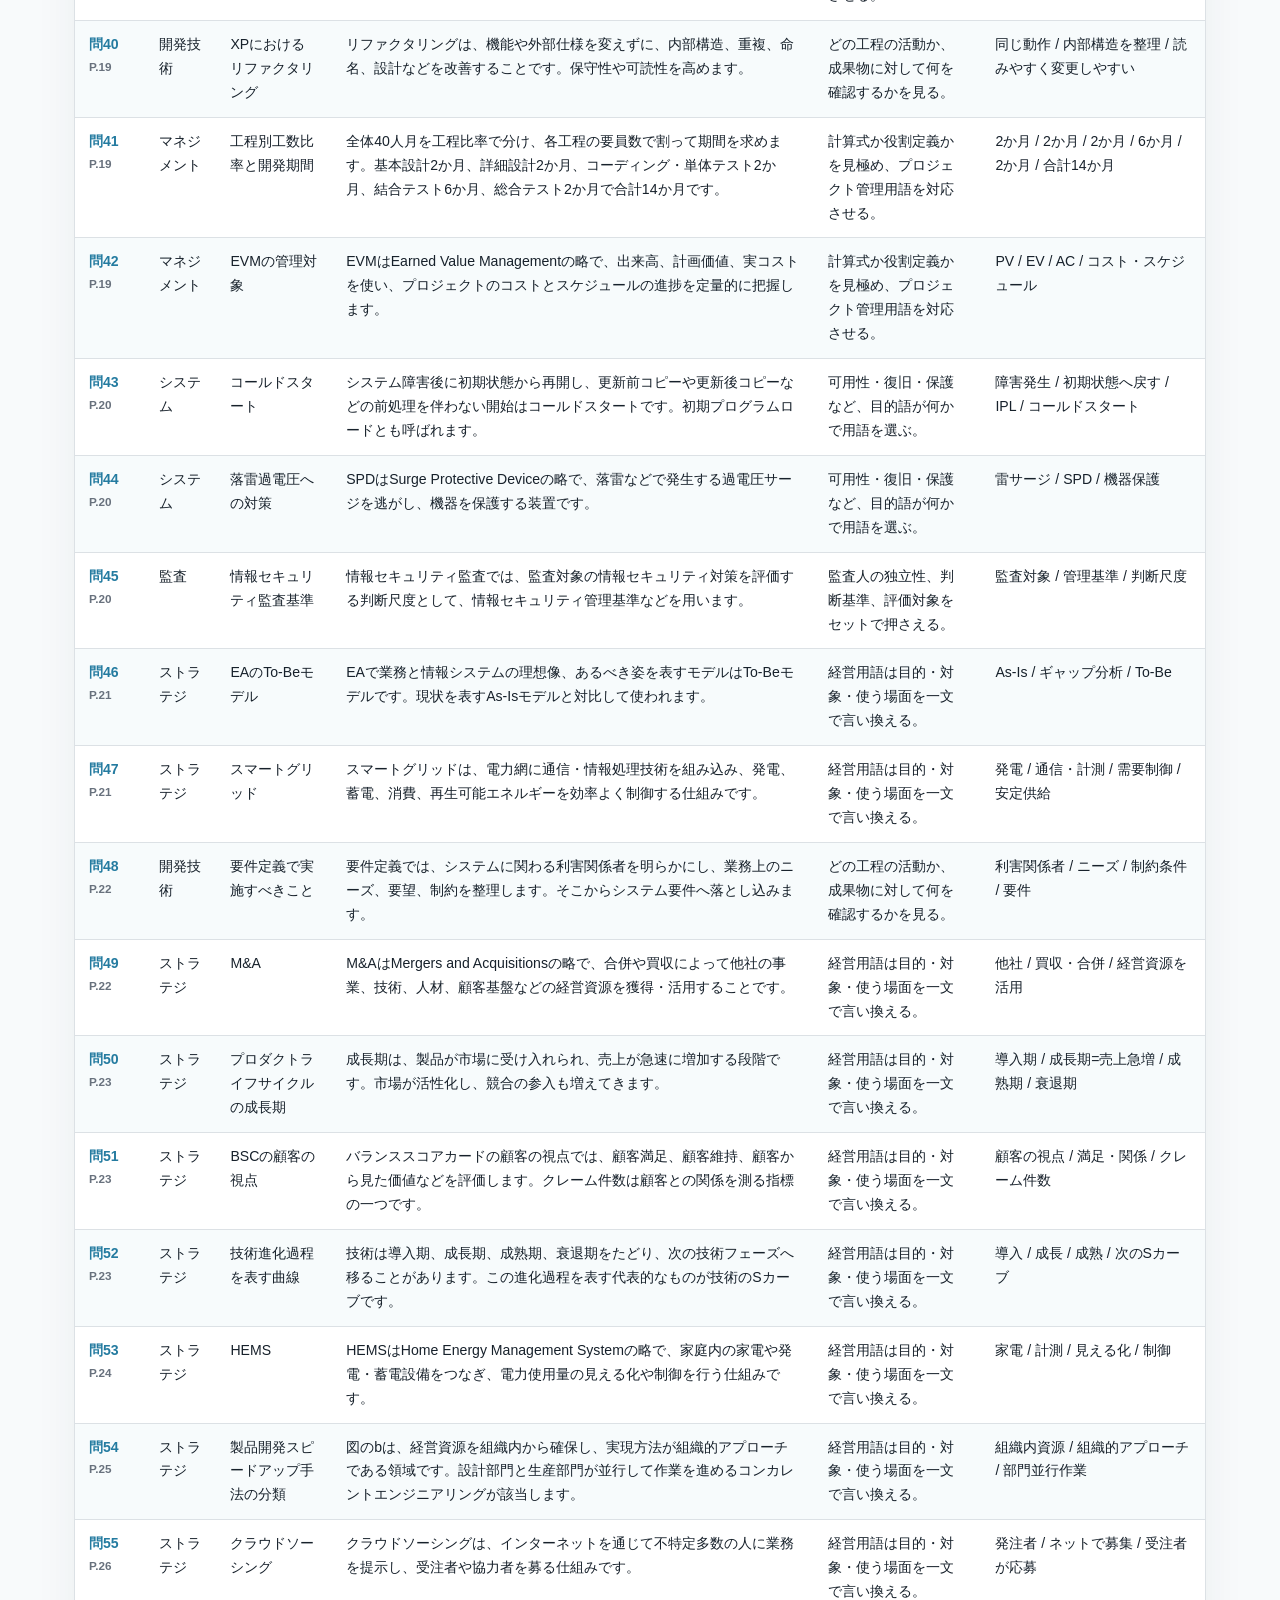
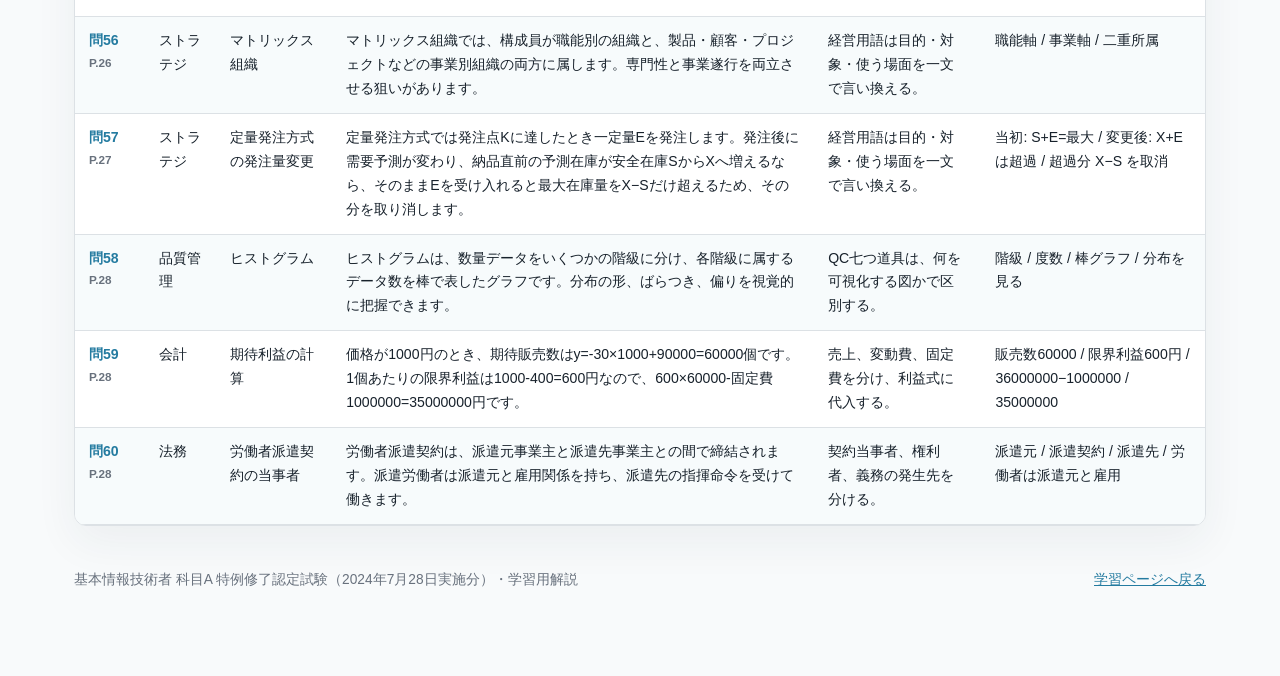
<file: reference-map.html>
<!doctype html>
<html lang="ja">
<head>
  <meta charset="utf-8">
  <meta name="viewport" content="width=device-width, initial-scale=1">
  <title>参考問題対応表｜基本情報技術者 科目A 特例修了認定試験（2024年7月28日実施分）</title>
  <link rel="stylesheet" href="styles.css">
  <style>
    body{background:#f8fafb;color:#17212b}
    .reference-wrap{max-width:1180px;margin:0 auto;padding:38px 24px 70px}
    .reference-hero{background:#fff;border:1px solid var(--line);border-radius:16px;padding:28px;box-shadow:0 18px 50px #20304012}
    .reference-hero h1{margin:.25rem 0 1rem;font-size:clamp(1.8rem,4vw,3rem);letter-spacing:0}
    .reference-hero p{line-height:1.9;color:var(--muted);max-width:920px}
    .reference-actions{display:flex;gap:12px;flex-wrap:wrap;margin-top:18px}
    .reference-actions a{display:inline-flex;align-items:center;justify-content:center;border-radius:999px;padding:10px 16px;background:var(--navy);color:#fff;text-decoration:none;font-weight:700}
    .reference-actions a.secondary{background:#fff;color:var(--blue);border:1px solid var(--line)}
    .reference-note{margin:22px 0;padding:16px 18px;background:#fff8e1;border-left:6px solid var(--yellow);border-radius:10px;line-height:1.8}
    .reference-table-wrap{overflow:auto;background:#fff;border:1px solid var(--line);border-radius:12px;box-shadow:0 16px 44px #2030400f}
    .reference-table{width:100%;border-collapse:collapse;min-width:1120px;font-size:.88rem}
    .reference-table th,.reference-table td{padding:12px 14px;border-bottom:1px solid var(--line);vertical-align:top;line-height:1.7}
    .reference-table th{position:sticky;top:0;background:#153243;color:#fff;text-align:left;white-space:nowrap}
    .reference-table tr:nth-child(even) td{background:#f7fbfc}
    .reference-table td:first-child{font-weight:800;color:var(--blue);white-space:nowrap}
    .reference-table td:first-child small{display:block;color:var(--muted);font-weight:700}
    .reference-footer{display:flex;justify-content:space-between;gap:18px;flex-wrap:wrap;margin-top:28px;color:var(--muted);font-size:.86rem}
    .reference-footer a{color:var(--blue)}
  </style>
</head>
<body>
  <main class="reference-wrap">
    <section class="reference-hero">
      <p class="section-kicker">REFERENCE MAP</p>
      <h1>参考問題対応表</h1>
      <p>
        この表は、2024年7月28日実施分の60問について、分野・テーマ・要点・復習観点を一覧化したものです。
        前回版の公開過去問題対応表ではなく、現在サイトに入っている問題画像と解説データに対応しています。
      </p>
      <div class="reference-actions">
        <a href="index.html">学習ページへ戻る</a>
        <a class="secondary" href="reference-map.csv">CSVを開く</a>
      </div>
    </section>

    <p class="reference-note">
      使い方：授業資料やGitHub公開ページでは、この表を「今回の問題60問の分野・復習観点対応表」として添付できます。
      正解は載せていません。各問の詳しい解説と図解は、学習ページの「解説表示」または採点後の復習画面で確認できます。
    </p>

    <div class="reference-table-wrap">
      <table class="reference-table">
        <thead>
          <tr>
            <th>本試験</th>
            <th>分野</th>
            <th>テーマ</th>
            <th>今回の要点</th>
            <th>復習観点</th>
            <th>関連キーワード</th>
          </tr>
        </thead>
        <tbody>
          <tr>
            <td>問1<small>P.4</small></td>
            <td>基礎理論</td>
            <td>浮動小数点の情報落ち</td>
            <td>絶対値が大きく異なる数を加減算すると、指数をそろえる過程で小さい数の有効桁が結果に反映されないことがあります。これを情報落ちといいます。</td>
            <td>数式・定義を先に固定し、選択肢は単位と条件の違いで切り分ける。</td>
            <td>大きい数 / 指数をそろえる / 小さい数の桁が丸められる / 情報落ち</td>
          </tr>
          <tr>
            <td>問2<small>P.4</small></td>
            <td>基礎理論</td>
            <td>正規分布の特徴</td>
            <td>正規分布は平均を中心に左右対称な釣鐘形の連続確率分布です。自然現象や測定誤差など、多くのばらつきのモデルとして使われます。</td>
            <td>数式・定義を先に固定し、選択肢は単位と条件の違いで切り分ける。</td>
            <td>平均 / 左右対称 / 釣鐘形 / 連続確率分布</td>
          </tr>
          <tr>
            <td>問3<small>P.4</small></td>
            <td>AI</td>
            <td>ディープラーニングに関係が深いもの</td>
            <td>ディープラーニングはニューラルネットワークを多層に重ね、重みなどのパラメータを学習して入力に対する適切な出力を得る方法です。</td>
            <td>学習対象・モデル構造・代表用途を対応させて覚える。</td>
            <td>入力層 / 隠れ層を多段化 / 重みを学習 / 出力</td>
          </tr>
          <tr>
            <td>問4<small>P.5</small></td>
            <td>基礎理論</td>
            <td>連立一次方程式の計算時間</td>
            <td>計算時間が未知数の個数の3乗に比例します。100元から1000元へは未知数が10倍なので計算量は1000倍、さらにコンピュータ速度が4倍なら時間は4分の1です。</td>
            <td>数式・定義を先に固定し、選択肢は単位と条件の違いで切り分ける。</td>
            <td>未知数10倍 / 計算量1000倍 / 速度4倍 / 2×1000÷4=500</td>
          </tr>
          <tr>
            <td>問5<small>P.5</small></td>
            <td>アルゴリズム</td>
            <td>スタックで出力できる順序</td>
            <td>A, B, C, Dの順に到着するデータを一つのスタックだけで扱う場合、pushとpopの順を調整します。C, B, D, Aは、A,B,Cを積んでC,Bを出し、Dを積んでD,Aを出せるので可能です。</td>
            <td>データ構造の制約や探索範囲の減り方を、手順で追う。</td>
            <td>push A,B,C / pop C,B / push D / pop D,A</td>
          </tr>
          <tr>
            <td>問6<small>P.5</small></td>
            <td>アルゴリズム</td>
            <td>二分探索のおよその比較回数</td>
            <td>昇順に整列済みのn個のデータを二分探索すると、1回の比較で探索範囲をほぼ半分にできます。範囲を半分にし続けて1個になるまでの回数はおよそlog2 nです。</td>
            <td>データ構造の制約や探索範囲の減り方を、手順で追う。</td>
            <td>n個 / 半分 / さらに半分 / log2 n回</td>
          </tr>
          <tr>
            <td>問7<small>P.6</small></td>
            <td>プログラミング</td>
            <td>関数呼出し時の実引数と仮引数</td>
            <td>関数呼出しでは、呼出し側の実引数の情報を、呼び出される関数の仮引数へ渡します。代表的な渡し方に値呼出しと参照呼出しがあります。</td>
            <td>用語の主語と処理の向き、実行時の振る舞いを区別する。</td>
            <td>実引数 / 値または参照を渡す / 仮引数</td>
          </tr>
          <tr>
            <td>問8<small>P.6</small></td>
            <td>コンピュータ</td>
            <td>CPU性能のMIPS計算</td>
            <td>平均CPIを出現率で重み付けします。4×0.3+8×0.6+10×0.1=7クロック/命令です。700MHzなら1秒に700百万クロックなので、700/7=100MIPSです。</td>
            <td>ビット、バイト、クロック、ページなどの単位変換を最後まで追う。</td>
            <td>平均CPI=7 / 700MHz / 700÷7 / 100MIPS</td>
          </tr>
          <tr>
            <td>問9<small>P.6</small></td>
            <td>コンピュータ</td>
            <td>キャッシュミス時の動作</td>
            <td>プロセッサが読み込むデータがキャッシュに無い場合、キャッシュ制御装置は主記憶から該当ブロックをキャッシュへ読み込みます。</td>
            <td>ビット、バイト、クロック、ページなどの単位変換を最後まで追う。</td>
            <td>CPU / キャッシュミス / 主記憶からブロック読込み / キャッシュへ格納</td>
          </tr>
          <tr>
            <td>問10<small>P.7</small></td>
            <td>コンピュータ</td>
            <td>画面表示に必要なビデオメモリ</td>
            <td>1画素24ビット、横1024画素、縦768画素なので、必要ビット数は1024×768×24です。8で割ると約2.36Mバイトで、選択肢では2.4Mバイトです。</td>
            <td>ビット、バイト、クロック、ページなどの単位変換を最後まで追う。</td>
            <td>1024×768画素 / ×24ビット / ÷8 / 約2.4MB</td>
          </tr>
          <tr>
            <td>問11<small>P.7</small></td>
            <td>システム</td>
            <td>フォールトトレラントシステム</td>
            <td>フォールトトレラントは、構成要素に故障が発生してもシステム全体として必要な機能を継続できる性質です。冗長化などで実現します。</td>
            <td>可用性・復旧・保護など、目的語が何かで用語を選ぶ。</td>
            <td>故障発生 / 冗長系へ切替え / 機能を維持</td>
          </tr>
          <tr>
            <td>問12<small>P.7</small></td>
            <td>システム</td>
            <td>スループット</td>
            <td>スループットは、単位時間あたりにシステムが処理できる仕事量を表します。件数/秒、トランザクション/分などで表されます。</td>
            <td>可用性・復旧・保護など、目的語が何かで用語を選ぶ。</td>
            <td>一定時間 / 処理件数 / スループット</td>
          </tr>
          <tr>
            <td>問13<small>P.7</small></td>
            <td>コンピュータ</td>
            <td>仮想記憶のページ</td>
            <td>仮想アドレス空間を固定長の領域に分割して管理する方式では、その固定長領域をページと呼びます。主記憶側の対応する固定長領域はページフレームです。</td>
            <td>ビット、バイト、クロック、ページなどの単位変換を最後まで追う。</td>
            <td>仮想アドレス空間 / 固定長に分割 / ページ</td>
          </tr>
          <tr>
            <td>問14<small>P.8</small></td>
            <td>プログラミング</td>
            <td>コンパイラの最適化目的</td>
            <td>コンパイラの最適化は、生成される目的プログラムの実行時間短縮やコードサイズ削減などを目的にします。代表的には不要処理の除去、ループ最適化などです。</td>
            <td>用語の主語と処理の向き、実行時の振る舞いを区別する。</td>
            <td>ソース / コンパイル時最適化 / 高速な目的プログラム</td>
          </tr>
          <tr>
            <td>問15<small>P.8</small></td>
            <td>法務</td>
            <td>オープンソースソフトウェアの特徴</td>
            <td>OSSはソースコードを利用、調査、変更、再配布できるライセンスで提供されます。ただし著作権が放棄されているわけではなく、ライセンス条件に従う必要があります。</td>
            <td>契約当事者、権利者、義務の発生先を分ける。</td>
            <td>ソース公開 / 条件に従う / 変更・再配布可能</td>
          </tr>
          <tr>
            <td>問16<small>P.8</small></td>
            <td>基礎理論</td>
            <td>偶数パリティを判定する論理回路</td>
            <td>4ビット中の1の個数が0個または偶数個のとき1を出すのは偶数パリティです。全入力のXORは1の個数が奇数のとき1になるため、その結果をNOTで反転します。</td>
            <td>数式・定義を先に固定し、選択肢は単位と条件の違いで切り分ける。</td>
            <td>A xor B / C xor D / さらに xor / NOTで偶数判定</td>
          </tr>
          <tr>
            <td>問17<small>P.9</small></td>
            <td>マルチメディア</td>
            <td>テクスチャマッピング</td>
            <td>テクスチャマッピングは、3Dモデルなどの表面に画像を貼り付け、木目、布、金属などの質感を表現する技法です。</td>
            <td>表現技法が何を変えるのか、形状・陰影・表面の軸で整理する。</td>
            <td>3D形状 / 画像テクスチャ / 表面に貼る / 質感表現</td>
          </tr>
          <tr>
            <td>問18<small>P.9</small></td>
            <td>データベース</td>
            <td>データウェアハウス</td>
            <td>データウェアハウスは、企業活動で発生するデータを時系列に整理、統合して蓄積し、分析や意思決定支援に利用する基盤です。</td>
            <td>キー、従属性、存在判定、排他制御を図にして考える。</td>
            <td>業務データ / 統合・蓄積 / 分析 / 意思決定支援</td>
          </tr>
          <tr>
            <td>問19<small>P.9</small></td>
            <td>データベース</td>
            <td>発注伝票表の第3正規形</td>
            <td>元の表では、主キーが注文番号と商品番号の組で、商品名は商品番号だけで決まります。非キー属性が主キーの一部に従属しているため、商品表を分離します。</td>
            <td>キー、従属性、存在判定、排他制御を図にして考える。</td>
            <td>発注明細 / 注文番号+商品番号 / 商品表 / 商品番号→商品名</td>
          </tr>
          <tr>
            <td>問20<small>P.10</small></td>
            <td>データベース</td>
            <td>NOT INと同じ結果のSQL</td>
            <td>元のSQLは、在庫表に存在しない商品番号を商品表から取り出します。同じことは、商品ごとに在庫表に同じ商品番号が存在しないことをNOT EXISTSで調べれば表せます。</td>
            <td>キー、従属性、存在判定、排他制御を図にして考える。</td>
            <td>商品 / 同じ商品番号が在庫にあるか / ないものだけ選ぶ</td>
          </tr>
          <tr>
            <td>問21<small>P.10</small></td>
            <td>データベース</td>
            <td>JavaからDBへアクセスする標準API</td>
            <td>JDBCはJava Database Connectivityの略で、Javaアプリケーションから関係データベースへ接続し、SQLを実行するための標準APIです。</td>
            <td>キー、従属性、存在判定、排他制御を図にして考える。</td>
            <td>Javaアプリ / JDBC / DBMS</td>
          </tr>
          <tr>
            <td>問22<small>P.11</small></td>
            <td>データベース</td>
            <td>共有ロックと排他ロックの並行可否</td>
            <td>共有ロックは読み取り用で、共有ロック同士なら同時に取得できます。排他ロックは更新用で、他の共有ロックや排他ロックと両立しません。</td>
            <td>キー、従属性、存在判定、排他制御を図にして考える。</td>
            <td>共有×共有=○ / 共有×排他=× / 排他×共有=× / 排他×排他=×</td>
          </tr>
          <tr>
            <td>問23<small>P.11</small></td>
            <td>ネットワーク</td>
            <td>回線伝送時間の計算</td>
            <td>100Mバイトは800Mビットです。回線速度10Mビット/秒で伝送効率75%なので、実効速度は7.5Mビット/秒です。800÷7.5=約106.7秒、選択肢では107秒です。</td>
            <td>階層、アドレス、速度、プロトコルのどの話かを先に分ける。</td>
            <td>100Mバイト / 800Mビット / 7.5Mビット/秒 / 約107秒</td>
          </tr>
          <tr>
            <td>問24<small>P.12</small></td>
            <td>ネットワーク</td>
            <td>TCP/IP階層モデルで見る装置A</td>
            <td>図の装置Aはインターネット層までを扱い、二つのLANセグメント間でデータを中継しています。TCP/IPでインターネット層の中継を行う代表的な装置はルータです。</td>
            <td>階層、アドレス、速度、プロトコルのどの話かを先に分ける。</td>
            <td>LAN1 / インターネット層で中継 / LAN2</td>
          </tr>
          <tr>
            <td>問25<small>P.12</small></td>
            <td>ネットワーク</td>
            <td>IPアドレスとサブネット</td>
            <td>255.255.255.240は/28で、最後のオクテットは16刻みです。146を含む範囲は144〜159なので、ネットワークアドレスは10.1.2.144/28です。</td>
            <td>階層、アドレス、速度、プロトコルのどの話かを先に分ける。</td>
            <td>/28 / 16刻み / 144〜159 / 10.1.2.144/28</td>
          </tr>
          <tr>
            <td>問26<small>P.12</small></td>
            <td>ネットワーク</td>
            <td>Webサーバと外部プログラムの連携</td>
            <td>CGIはWebサーバがクライアント要求に応じて外部プログラムを起動し、その実行結果をWebブラウザへ返すための仕組みです。動的ページ生成に使われます。</td>
            <td>階層、アドレス、速度、プロトコルのどの話かを先に分ける。</td>
            <td>HTTP要求 / Webサーバ / CGIプログラム / 結果を返す</td>
          </tr>
          <tr>
            <td>問27<small>P.13</small></td>
            <td>セキュリティ</td>
            <td>サイバーキルチェーン</td>
            <td>サイバーキルチェーンは、攻撃者の行動を偵察、武器化、配送、侵入、インストール、指令、目的達成などの段階に分けて捉える考え方です。</td>
            <td>攻撃の段階、防御対象、認証・暗号・検知の役割を対応付ける。</td>
            <td>偵察 / 侵入 / 権限維持 / 目的実行</td>
          </tr>
          <tr>
            <td>問28<small>P.13</small></td>
            <td>セキュリティ</td>
            <td>エンベロープ暗号化</td>
            <td>エンベロープ暗号化では、データ本体をデータ暗号化鍵で暗号化し、そのデータ暗号化鍵を鍵暗号化鍵で暗号化して保護します。</td>
            <td>攻撃の段階、防御対象、認証・暗号・検知の役割を対応付ける。</td>
            <td>平文 / データ鍵で暗号化 / データ鍵をさらに暗号化</td>
          </tr>
          <tr>
            <td>問29<small>P.14</small></td>
            <td>セキュリティ</td>
            <td>リスクベース認証</td>
            <td>リスクベース認証は、アクセス時の場所、端末、時間帯、操作内容などからリスクを評価し、普段と異なる場合に追加認証を要求します。</td>
            <td>攻撃の段階、防御対象、認証・暗号・検知の役割を対応付ける。</td>
            <td>普段の利用条件 / 異常な条件 / 追加認証</td>
          </tr>
          <tr>
            <td>問30<small>P.14</small></td>
            <td>セキュリティ</td>
            <td>JIS Q 27014のガバナンス範囲</td>
            <td>情報セキュリティガバナンスは、情報セキュリティに関する方向付け、監視、評価などを扱います。ITガバナンスの範囲と独立ではなく、重複する領域があります。</td>
            <td>攻撃の段階、防御対象、認証・暗号・検知の役割を対応付ける。</td>
            <td>ITガバナンス / 重なる領域 / 情報セキュリティガバナンス</td>
          </tr>
          <tr>
            <td>問31<small>P.15</small></td>
            <td>セキュリティ</td>
            <td>IPSの説明</td>
            <td>IPSはIntrusion Prevention Systemの略で、ネットワークやサーバへの侵入につながる不正通信を検知し、遮断などの防御動作を行います。</td>
            <td>攻撃の段階、防御対象、認証・暗号・検知の役割を対応付ける。</td>
            <td>通信監視 / 侵入兆候を検知 / 遮断</td>
          </tr>
          <tr>
            <td>問32<small>P.15</small></td>
            <td>セキュリティ</td>
            <td>ステガノグラフィ</td>
            <td>ステガノグラフィは、画像、音声、動画などのデータに秘密情報を隠し、第三者に情報の存在自体を気付かれにくくする技術です。</td>
            <td>攻撃の段階、防御対象、認証・暗号・検知の役割を対応付ける。</td>
            <td>画像データ / 秘密情報を埋込む / 普通の画像に見える</td>
          </tr>
          <tr>
            <td>問33<small>P.16</small></td>
            <td>ネットワーク</td>
            <td>WPA2-PSKの機能</td>
            <td>WPA2-PSKは、無線LANで事前共有鍵を使って認証し、通信を暗号化する方式です。アクセスポイント側と端末側で同じ事前共有鍵を設定します。</td>
            <td>階層、アドレス、速度、プロトコルのどの話かを先に分ける。</td>
            <td>SSID / 事前共有鍵 / 接続許可 / 暗号化</td>
          </tr>
          <tr>
            <td>問34<small>P.16</small></td>
            <td>開発技術</td>
            <td>UMLアクティビティ図</td>
            <td>アクティビティ図は、処理の流れ、分岐、合流、並行処理などを表すUML図です。業務フローやシステム処理の流れを表現します。</td>
            <td>どの工程の活動か、成果物に対して何を確認するかを見る。</td>
            <td>開始 / 処理A / 分岐・並行 / 終了</td>
          </tr>
          <tr>
            <td>問35<small>P.16</small></td>
            <td>プログラミング</td>
            <td>クラスとインスタンス</td>
            <td>クラスは属性や操作の仕様を定義した設計図で、インスタンスはそのクラスをもとに生成された実体です。同じクラスから複数のインスタンスを作れます。</td>
            <td>用語の主語と処理の向き、実行時の振る舞いを区別する。</td>
            <td>クラス=設計図 / new / インスタンス=実体</td>
          </tr>
          <tr>
            <td>問36<small>P.17</small></td>
            <td>開発技術</td>
            <td>デザインレビューのねらい</td>
            <td>デザインレビューは、設計成果物を複数人で確認し、仕様漏れ、矛盾、設計ミスなどを早期に見つける活動です。後工程で見つかる欠陥ほど修正コストが高くなります。</td>
            <td>どの工程の活動か、成果物に対して何を確認するかを見る。</td>
            <td>設計成果物 / レビュー / 早期欠陥発見 / 手戻り削減</td>
          </tr>
          <tr>
            <td>問37<small>P.17</small></td>
            <td>開発技術</td>
            <td>静的解析ツール</td>
            <td>静的解析ツールは、プログラムを実行せずにソースコードを解析し、文法ミス、型の不整合、到達不能コード、潜在バグなどを検出します。</td>
            <td>どの工程の活動か、成果物に対して何を確認するかを見る。</td>
            <td>ソースコード / 実行せず解析 / 文法・論理ミス検出</td>
          </tr>
          <tr>
            <td>問38<small>P.18</small></td>
            <td>マネジメント</td>
            <td>修正費用の期待値</td>
            <td>潜在不良は2000kステップ×0.04件/kステップ=80件です。年間発見率20%なので初年度に16件見つかり、影響度大はその20%で3.2件です。初年度は影響度大だけ修正するため、3.2×200万円=640万円です。</td>
            <td>計算式か役割定義かを見極め、プロジェクト管理用語を対応させる。</td>
            <td>80件 / 初年度16件 / 影響度大3.2件 / 640万円</td>
          </tr>
          <tr>
            <td>問39<small>P.18</small></td>
            <td>マネジメント</td>
            <td>スクラムマスターの役割</td>
            <td>スクラムマスターは、スクラムチームと組織がスクラムを正しく理解し、実践できるよう支援します。障害除去やファシリテーションも担います。</td>
            <td>計算式か役割定義かを見極め、プロジェクト管理用語を対応させる。</td>
            <td>スクラムマスター / 理解を支援 / 障害を取り除く</td>
          </tr>
          <tr>
            <td>問40<small>P.19</small></td>
            <td>開発技術</td>
            <td>XPにおけるリファクタリング</td>
            <td>リファクタリングは、機能や外部仕様を変えずに、内部構造、重複、命名、設計などを改善することです。保守性や可読性を高めます。</td>
            <td>どの工程の活動か、成果物に対して何を確認するかを見る。</td>
            <td>同じ動作 / 内部構造を整理 / 読みやすく変更しやすい</td>
          </tr>
          <tr>
            <td>問41<small>P.19</small></td>
            <td>マネジメント</td>
            <td>工程別工数比率と開発期間</td>
            <td>全体40人月を工程比率で分け、各工程の要員数で割って期間を求めます。基本設計2か月、詳細設計2か月、コーディング・単体テスト2か月、結合テスト6か月、総合テスト2か月で合計14か月です。</td>
            <td>計算式か役割定義かを見極め、プロジェクト管理用語を対応させる。</td>
            <td>2か月 / 2か月 / 2か月 / 6か月 / 2か月 / 合計14か月</td>
          </tr>
          <tr>
            <td>問42<small>P.19</small></td>
            <td>マネジメント</td>
            <td>EVMの管理対象</td>
            <td>EVMはEarned Value Managementの略で、出来高、計画価値、実コストを使い、プロジェクトのコストとスケジュールの進捗を定量的に把握します。</td>
            <td>計算式か役割定義かを見極め、プロジェクト管理用語を対応させる。</td>
            <td>PV / EV / AC / コスト・スケジュール</td>
          </tr>
          <tr>
            <td>問43<small>P.20</small></td>
            <td>システム</td>
            <td>コールドスタート</td>
            <td>システム障害後に初期状態から再開し、更新前コピーや更新後コピーなどの前処理を伴わない開始はコールドスタートです。初期プログラムロードとも呼ばれます。</td>
            <td>可用性・復旧・保護など、目的語が何かで用語を選ぶ。</td>
            <td>障害発生 / 初期状態へ戻す / IPL / コールドスタート</td>
          </tr>
          <tr>
            <td>問44<small>P.20</small></td>
            <td>システム</td>
            <td>落雷過電圧への対策</td>
            <td>SPDはSurge Protective Deviceの略で、落雷などで発生する過電圧サージを逃がし、機器を保護する装置です。</td>
            <td>可用性・復旧・保護など、目的語が何かで用語を選ぶ。</td>
            <td>雷サージ / SPD / 機器保護</td>
          </tr>
          <tr>
            <td>問45<small>P.20</small></td>
            <td>監査</td>
            <td>情報セキュリティ監査基準</td>
            <td>情報セキュリティ監査では、監査対象の情報セキュリティ対策を評価する判断尺度として、情報セキュリティ管理基準などを用います。</td>
            <td>監査人の独立性、判断基準、評価対象をセットで押さえる。</td>
            <td>監査対象 / 管理基準 / 判断尺度</td>
          </tr>
          <tr>
            <td>問46<small>P.21</small></td>
            <td>ストラテジ</td>
            <td>EAのTo-Beモデル</td>
            <td>EAで業務と情報システムの理想像、あるべき姿を表すモデルはTo-Beモデルです。現状を表すAs-Isモデルと対比して使われます。</td>
            <td>経営用語は目的・対象・使う場面を一文で言い換える。</td>
            <td>As-Is / ギャップ分析 / To-Be</td>
          </tr>
          <tr>
            <td>問47<small>P.21</small></td>
            <td>ストラテジ</td>
            <td>スマートグリッド</td>
            <td>スマートグリッドは、電力網に通信・情報処理技術を組み込み、発電、蓄電、消費、再生可能エネルギーを効率よく制御する仕組みです。</td>
            <td>経営用語は目的・対象・使う場面を一文で言い換える。</td>
            <td>発電 / 通信・計測 / 需要制御 / 安定供給</td>
          </tr>
          <tr>
            <td>問48<small>P.22</small></td>
            <td>開発技術</td>
            <td>要件定義で実施すべきこと</td>
            <td>要件定義では、システムに関わる利害関係者を明らかにし、業務上のニーズ、要望、制約を整理します。そこからシステム要件へ落とし込みます。</td>
            <td>どの工程の活動か、成果物に対して何を確認するかを見る。</td>
            <td>利害関係者 / ニーズ / 制約条件 / 要件</td>
          </tr>
          <tr>
            <td>問49<small>P.22</small></td>
            <td>ストラテジ</td>
            <td>M&amp;A</td>
            <td>M&amp;AはMergers and Acquisitionsの略で、合併や買収によって他社の事業、技術、人材、顧客基盤などの経営資源を獲得・活用することです。</td>
            <td>経営用語は目的・対象・使う場面を一文で言い換える。</td>
            <td>他社 / 買収・合併 / 経営資源を活用</td>
          </tr>
          <tr>
            <td>問50<small>P.23</small></td>
            <td>ストラテジ</td>
            <td>プロダクトライフサイクルの成長期</td>
            <td>成長期は、製品が市場に受け入れられ、売上が急速に増加する段階です。市場が活性化し、競合の参入も増えてきます。</td>
            <td>経営用語は目的・対象・使う場面を一文で言い換える。</td>
            <td>導入期 / 成長期=売上急増 / 成熟期 / 衰退期</td>
          </tr>
          <tr>
            <td>問51<small>P.23</small></td>
            <td>ストラテジ</td>
            <td>BSCの顧客の視点</td>
            <td>バランススコアカードの顧客の視点では、顧客満足、顧客維持、顧客から見た価値などを評価します。クレーム件数は顧客との関係を測る指標の一つです。</td>
            <td>経営用語は目的・対象・使う場面を一文で言い換える。</td>
            <td>顧客の視点 / 満足・関係 / クレーム件数</td>
          </tr>
          <tr>
            <td>問52<small>P.23</small></td>
            <td>ストラテジ</td>
            <td>技術進化過程を表す曲線</td>
            <td>技術は導入期、成長期、成熟期、衰退期をたどり、次の技術フェーズへ移ることがあります。この進化過程を表す代表的なものが技術のSカーブです。</td>
            <td>経営用語は目的・対象・使う場面を一文で言い換える。</td>
            <td>導入 / 成長 / 成熟 / 次のSカーブ</td>
          </tr>
          <tr>
            <td>問53<small>P.24</small></td>
            <td>ストラテジ</td>
            <td>HEMS</td>
            <td>HEMSはHome Energy Management Systemの略で、家庭内の家電や発電・蓄電設備をつなぎ、電力使用量の見える化や制御を行う仕組みです。</td>
            <td>経営用語は目的・対象・使う場面を一文で言い換える。</td>
            <td>家電 / 計測 / 見える化 / 制御</td>
          </tr>
          <tr>
            <td>問54<small>P.25</small></td>
            <td>ストラテジ</td>
            <td>製品開発スピードアップ手法の分類</td>
            <td>図のbは、経営資源を組織内から確保し、実現方法が組織的アプローチである領域です。設計部門と生産部門が並行して作業を進めるコンカレントエンジニアリングが該当します。</td>
            <td>経営用語は目的・対象・使う場面を一文で言い換える。</td>
            <td>組織内資源 / 組織的アプローチ / 部門並行作業</td>
          </tr>
          <tr>
            <td>問55<small>P.26</small></td>
            <td>ストラテジ</td>
            <td>クラウドソーシング</td>
            <td>クラウドソーシングは、インターネットを通じて不特定多数の人に業務を提示し、受注者や協力者を募る仕組みです。</td>
            <td>経営用語は目的・対象・使う場面を一文で言い換える。</td>
            <td>発注者 / ネットで募集 / 受注者が応募</td>
          </tr>
          <tr>
            <td>問56<small>P.26</small></td>
            <td>ストラテジ</td>
            <td>マトリックス組織</td>
            <td>マトリックス組織では、構成員が職能別の組織と、製品・顧客・プロジェクトなどの事業別組織の両方に属します。専門性と事業遂行を両立させる狙いがあります。</td>
            <td>経営用語は目的・対象・使う場面を一文で言い換える。</td>
            <td>職能軸 / 事業軸 / 二重所属</td>
          </tr>
          <tr>
            <td>問57<small>P.27</small></td>
            <td>ストラテジ</td>
            <td>定量発注方式の発注量変更</td>
            <td>定量発注方式では発注点Kに達したとき一定量Eを発注します。発注後に需要予測が変わり、納品直前の予測在庫が安全在庫SからXへ増えるなら、そのままEを受け入れると最大在庫量をX−Sだけ超えるため、その分を取り消します。</td>
            <td>経営用語は目的・対象・使う場面を一文で言い換える。</td>
            <td>当初: S+E=最大 / 変更後: X+Eは超過 / 超過分 X−S を取消</td>
          </tr>
          <tr>
            <td>問58<small>P.28</small></td>
            <td>品質管理</td>
            <td>ヒストグラム</td>
            <td>ヒストグラムは、数量データをいくつかの階級に分け、各階級に属するデータ数を棒で表したグラフです。分布の形、ばらつき、偏りを視覚的に把握できます。</td>
            <td>QC七つ道具は、何を可視化する図かで区別する。</td>
            <td>階級 / 度数 / 棒グラフ / 分布を見る</td>
          </tr>
          <tr>
            <td>問59<small>P.28</small></td>
            <td>会計</td>
            <td>期待利益の計算</td>
            <td>価格が1000円のとき、期待販売数はy=-30×1000+90000=60000個です。1個あたりの限界利益は1000-400=600円なので、600×60000-固定費1000000=35000000円です。</td>
            <td>売上、変動費、固定費を分け、利益式に代入する。</td>
            <td>販売数60000 / 限界利益600円 / 36000000−1000000 / 35000000</td>
          </tr>
          <tr>
            <td>問60<small>P.28</small></td>
            <td>法務</td>
            <td>労働者派遣契約の当事者</td>
            <td>労働者派遣契約は、派遣元事業主と派遣先事業主との間で締結されます。派遣労働者は派遣元と雇用関係を持ち、派遣先の指揮命令を受けて働きます。</td>
            <td>契約当事者、権利者、義務の発生先を分ける。</td>
            <td>派遣元 / 派遣契約 / 派遣先 / 労働者は派遣元と雇用</td>
          </tr>
        </tbody>
      </table>
    </div>

    <div class="reference-footer">
      <p>基本情報技術者 科目A 特例修了認定試験（2024年7月28日実施分）・学習用解説</p>
      <p><a href="index.html">学習ページへ戻る</a></p>
    </div>
  </main>
</body>
</html>
</file>
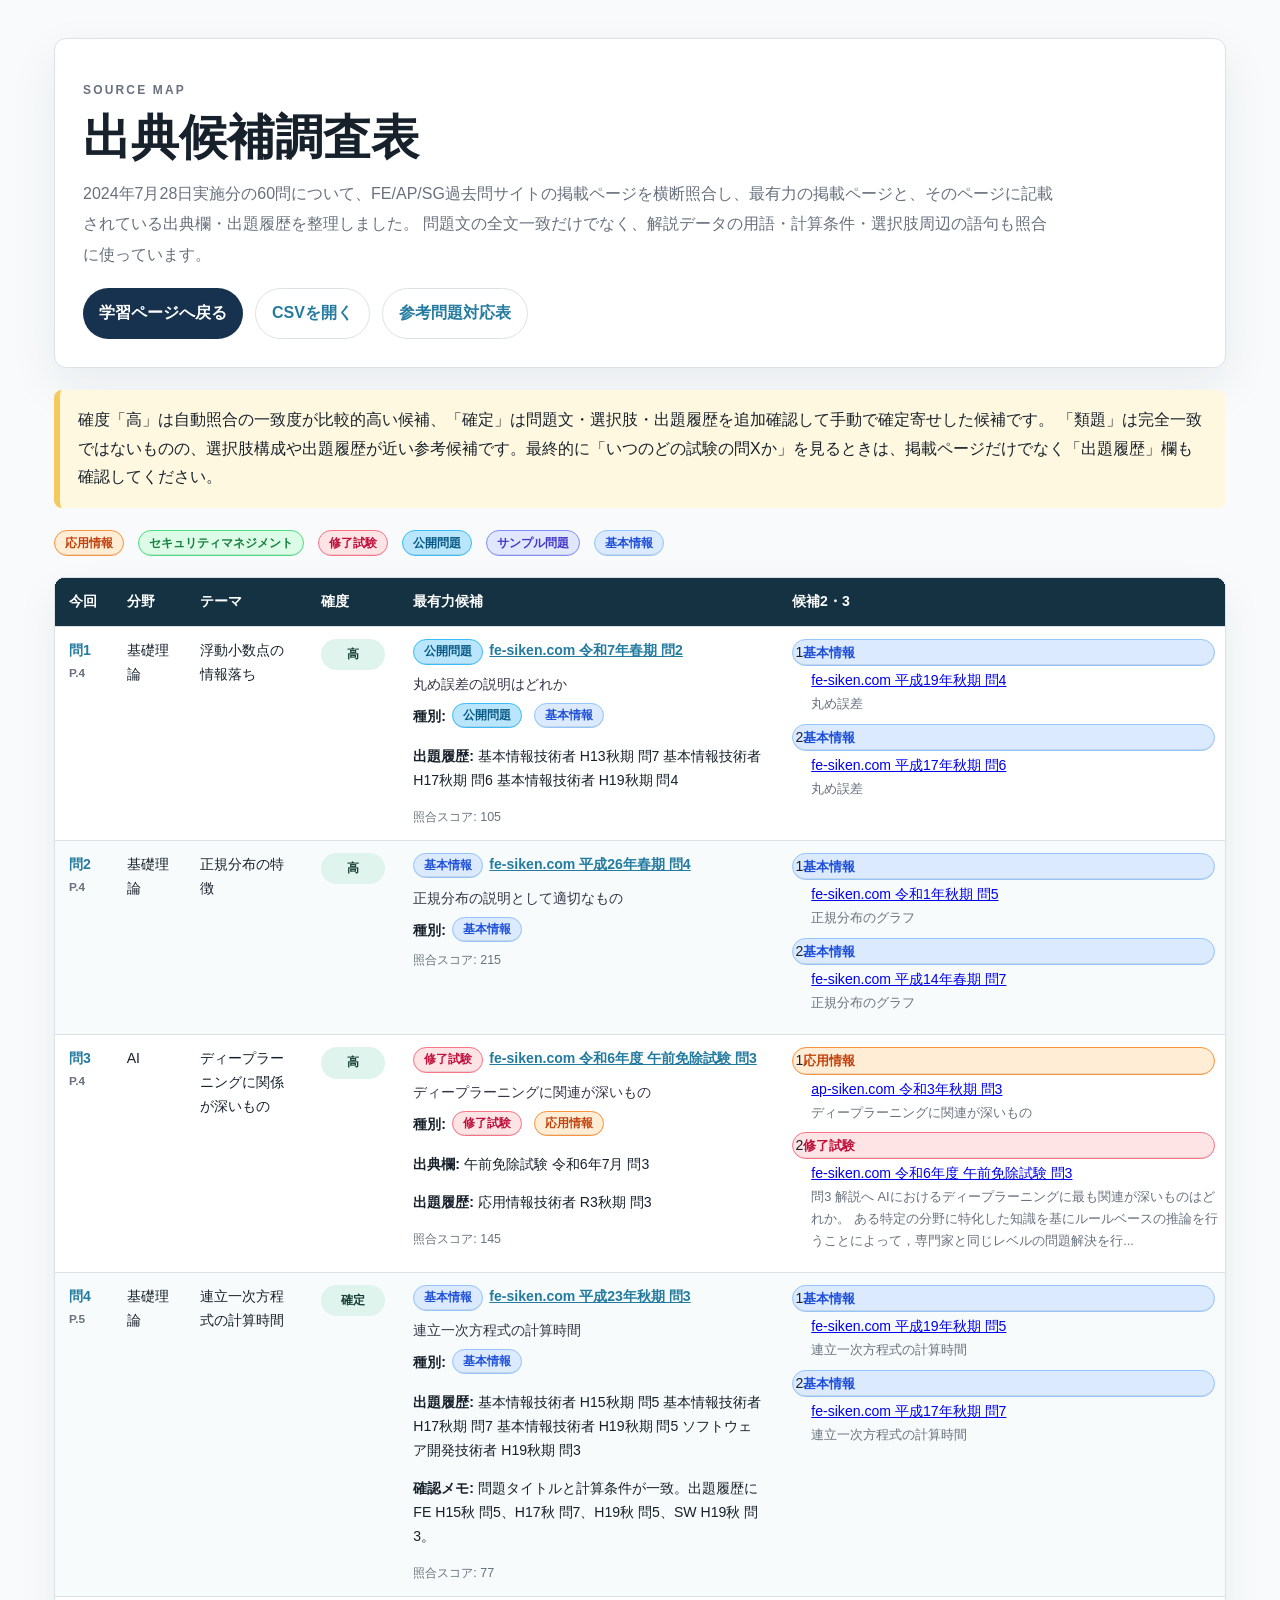
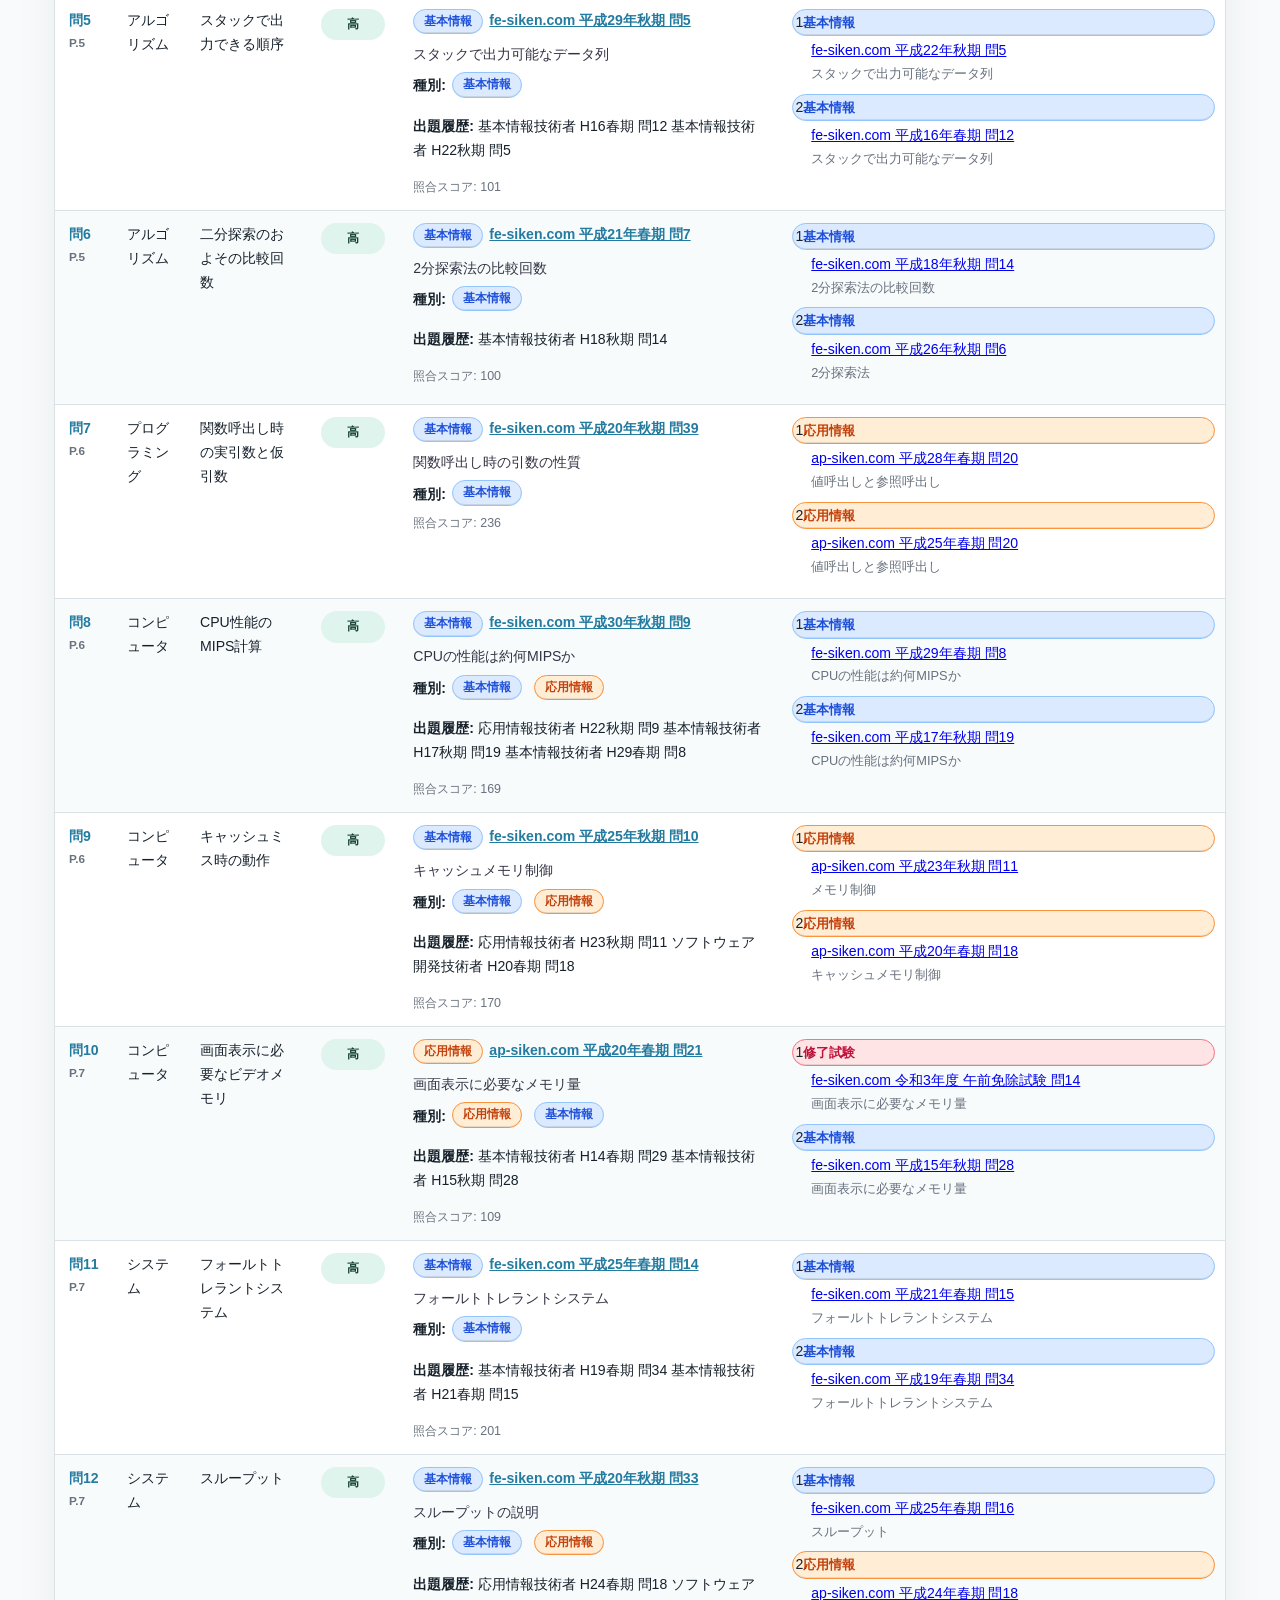
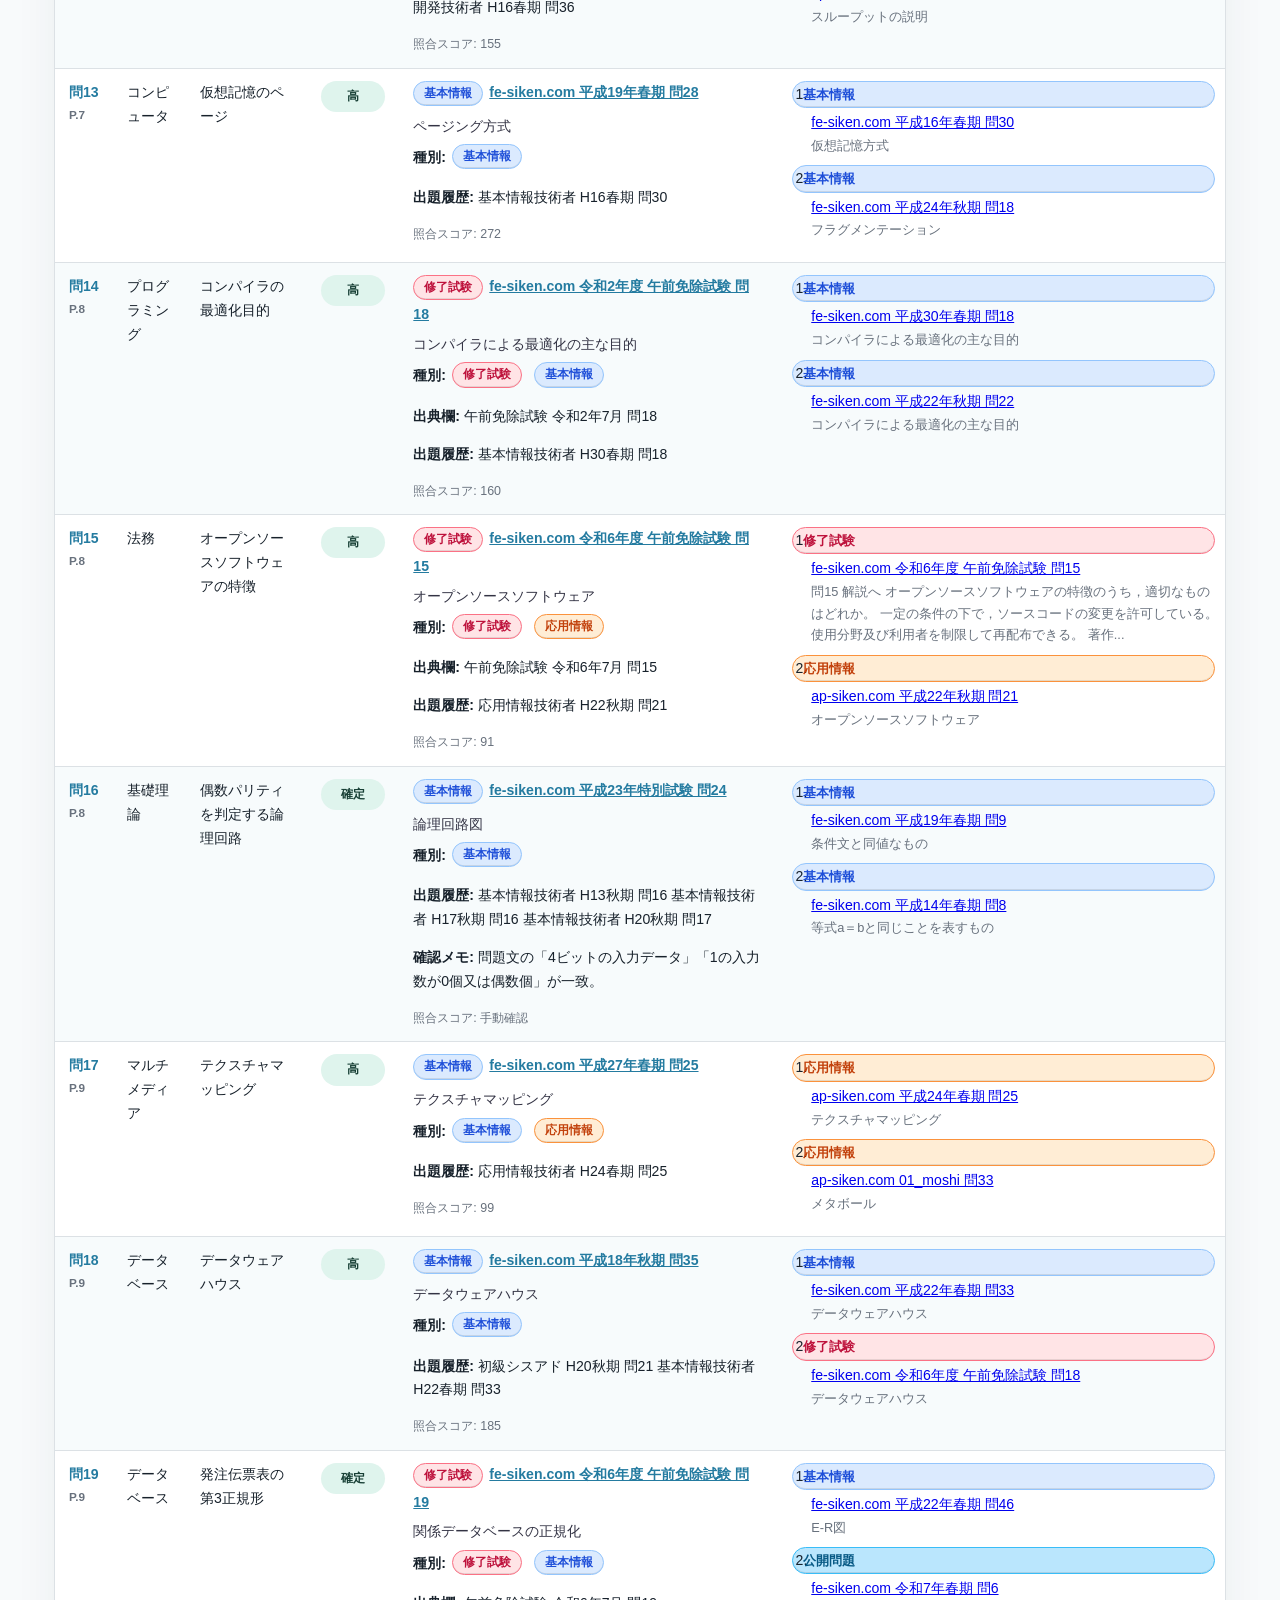
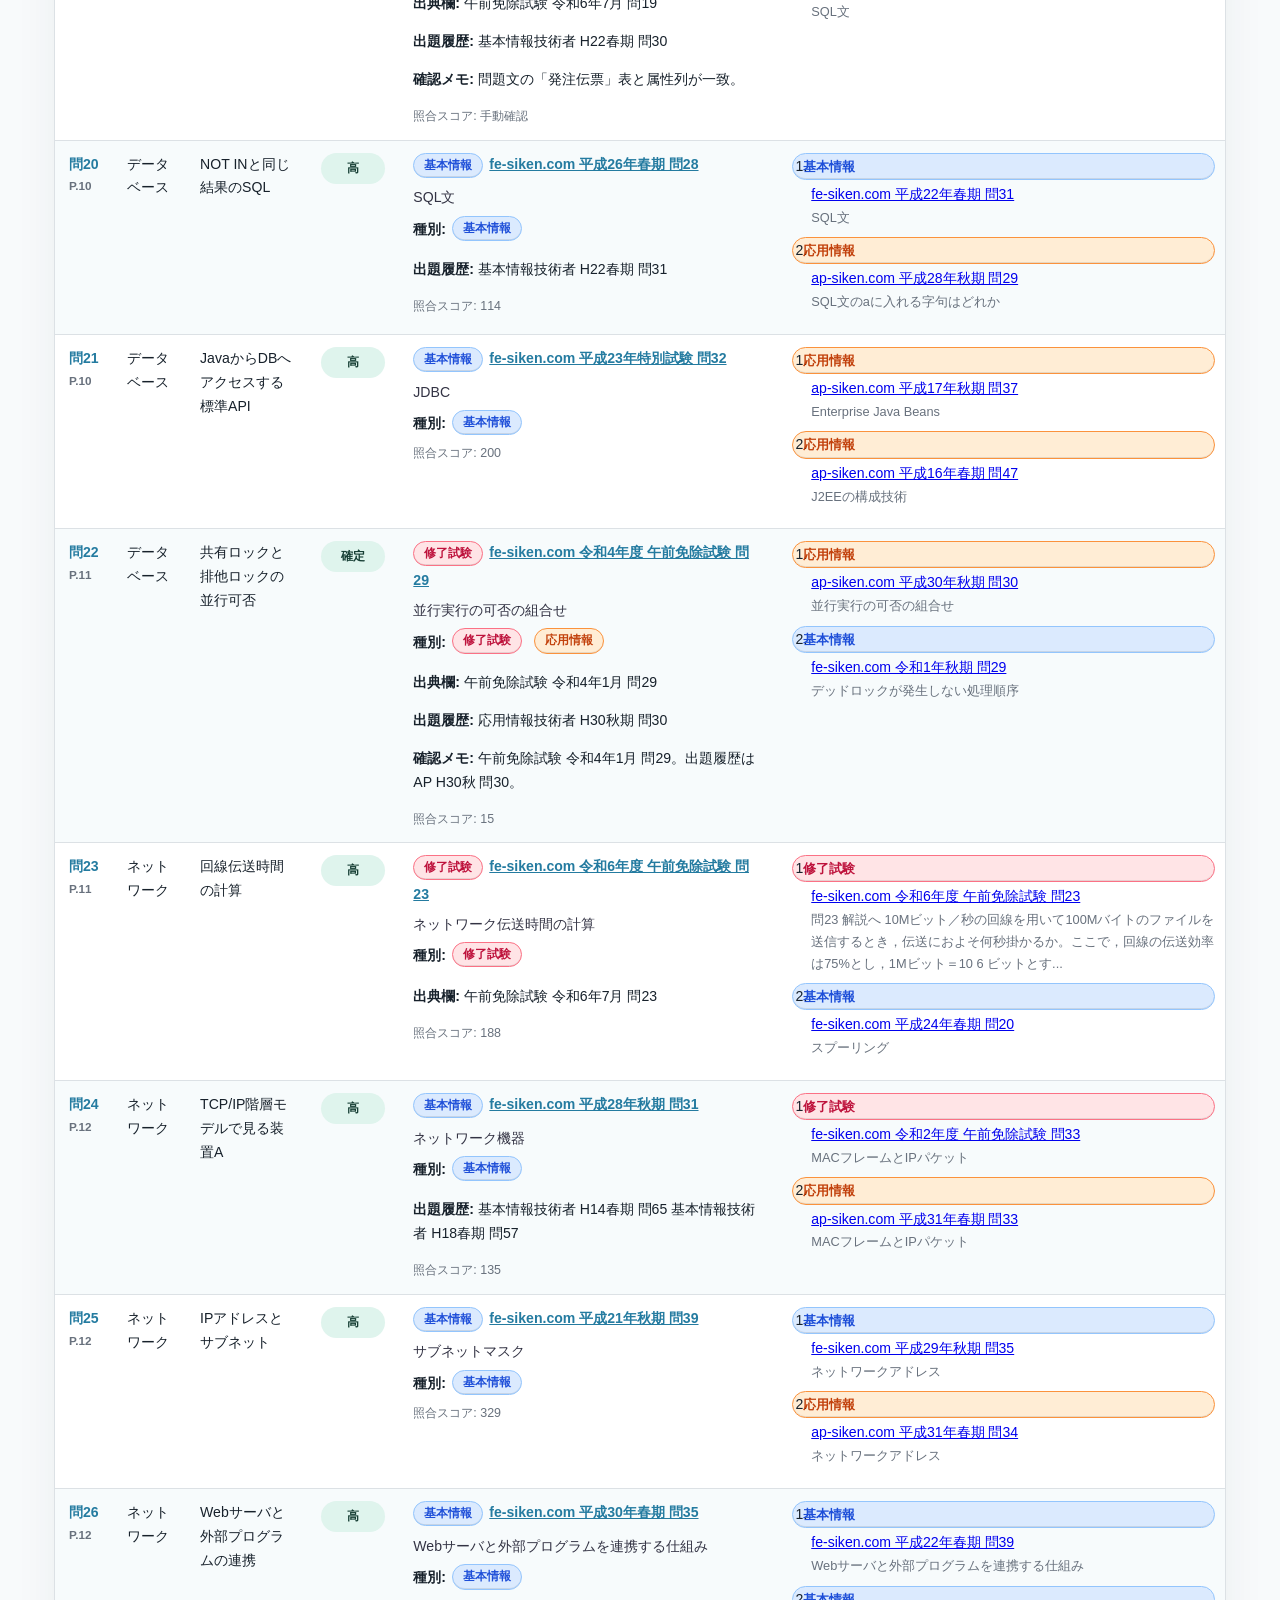
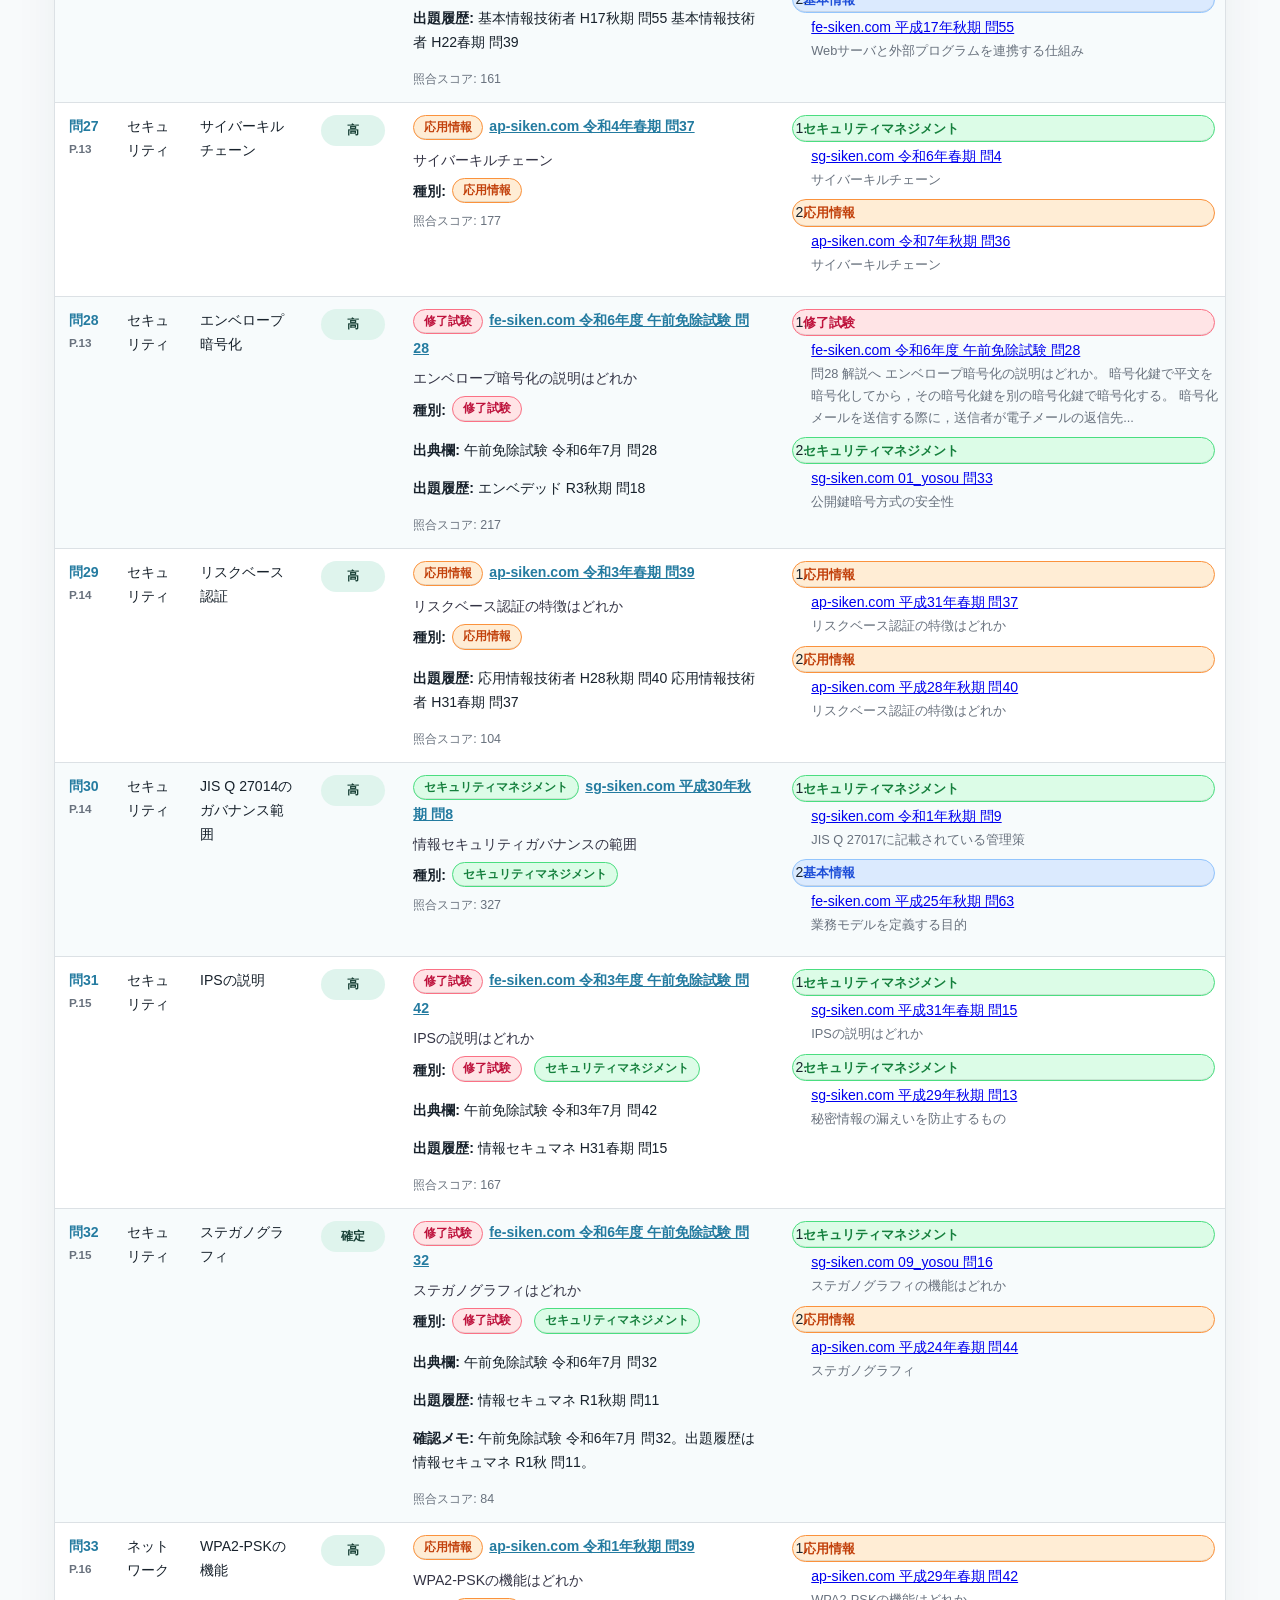
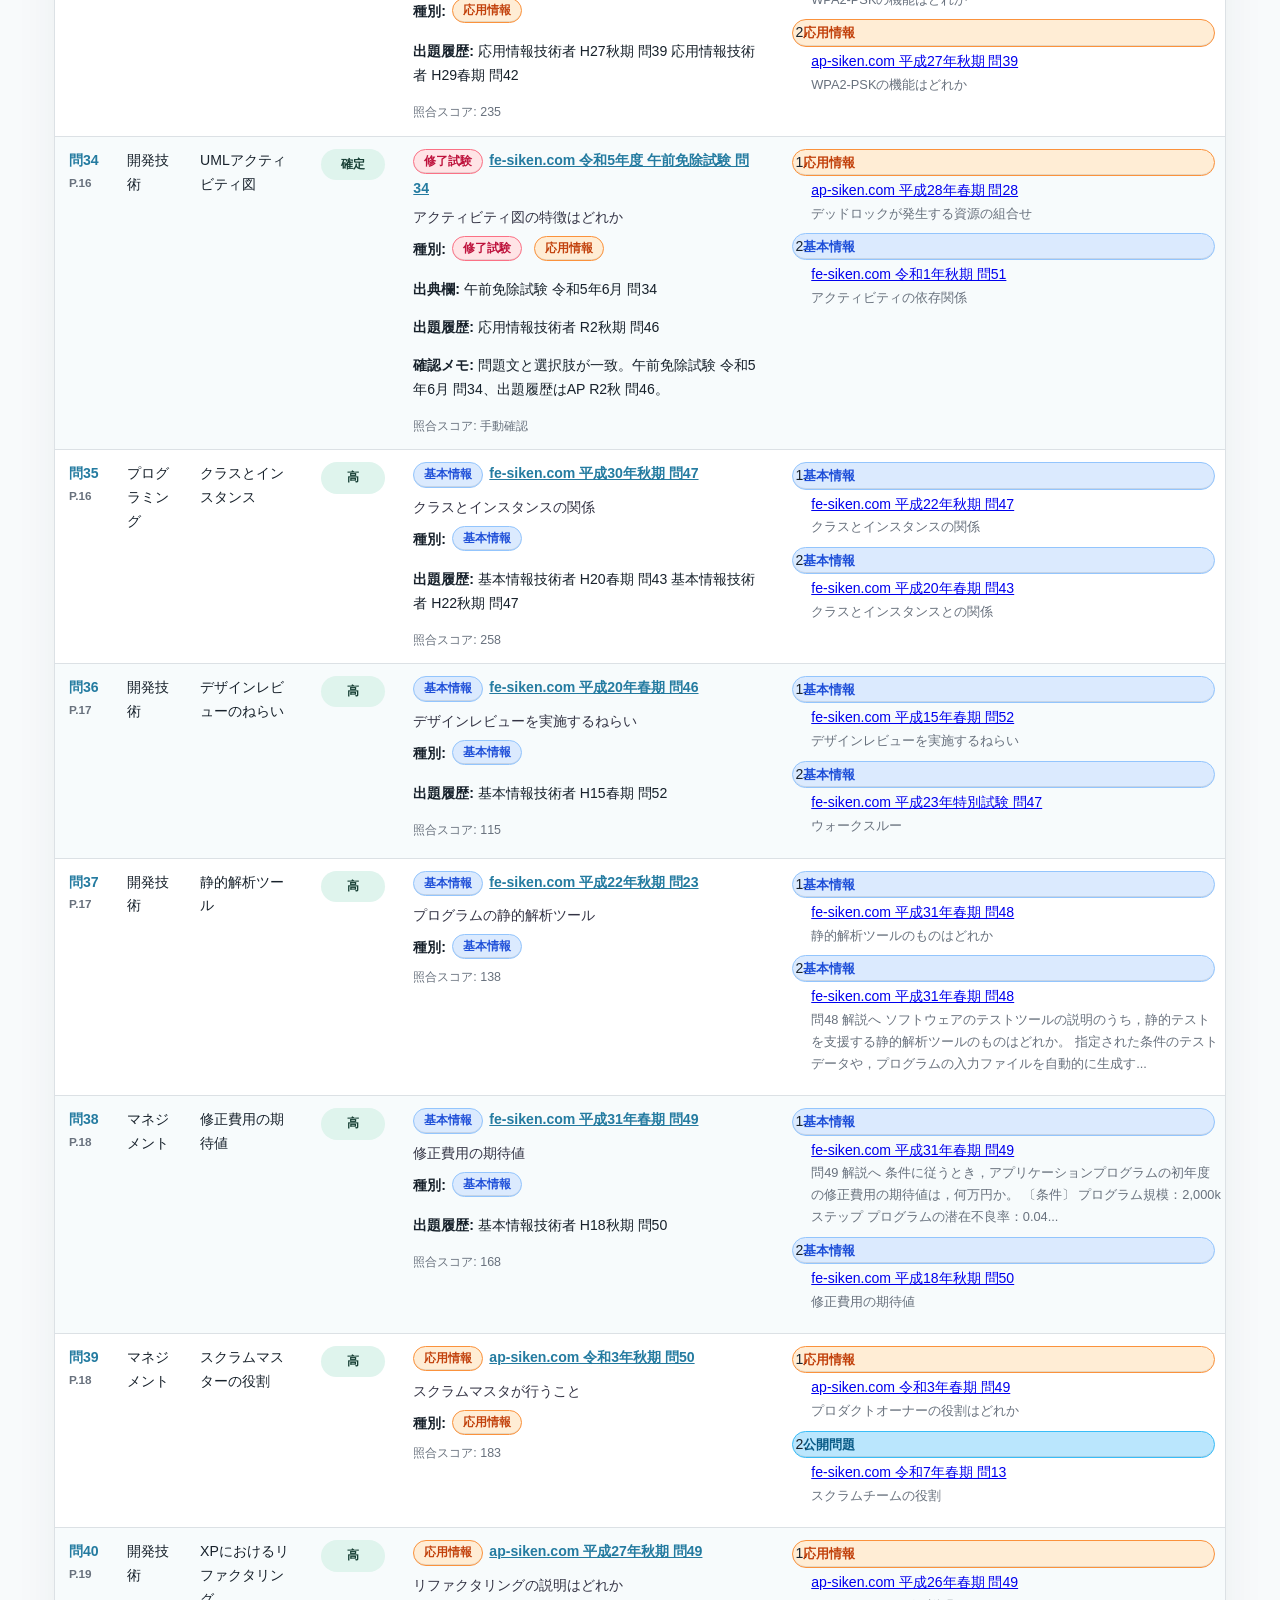
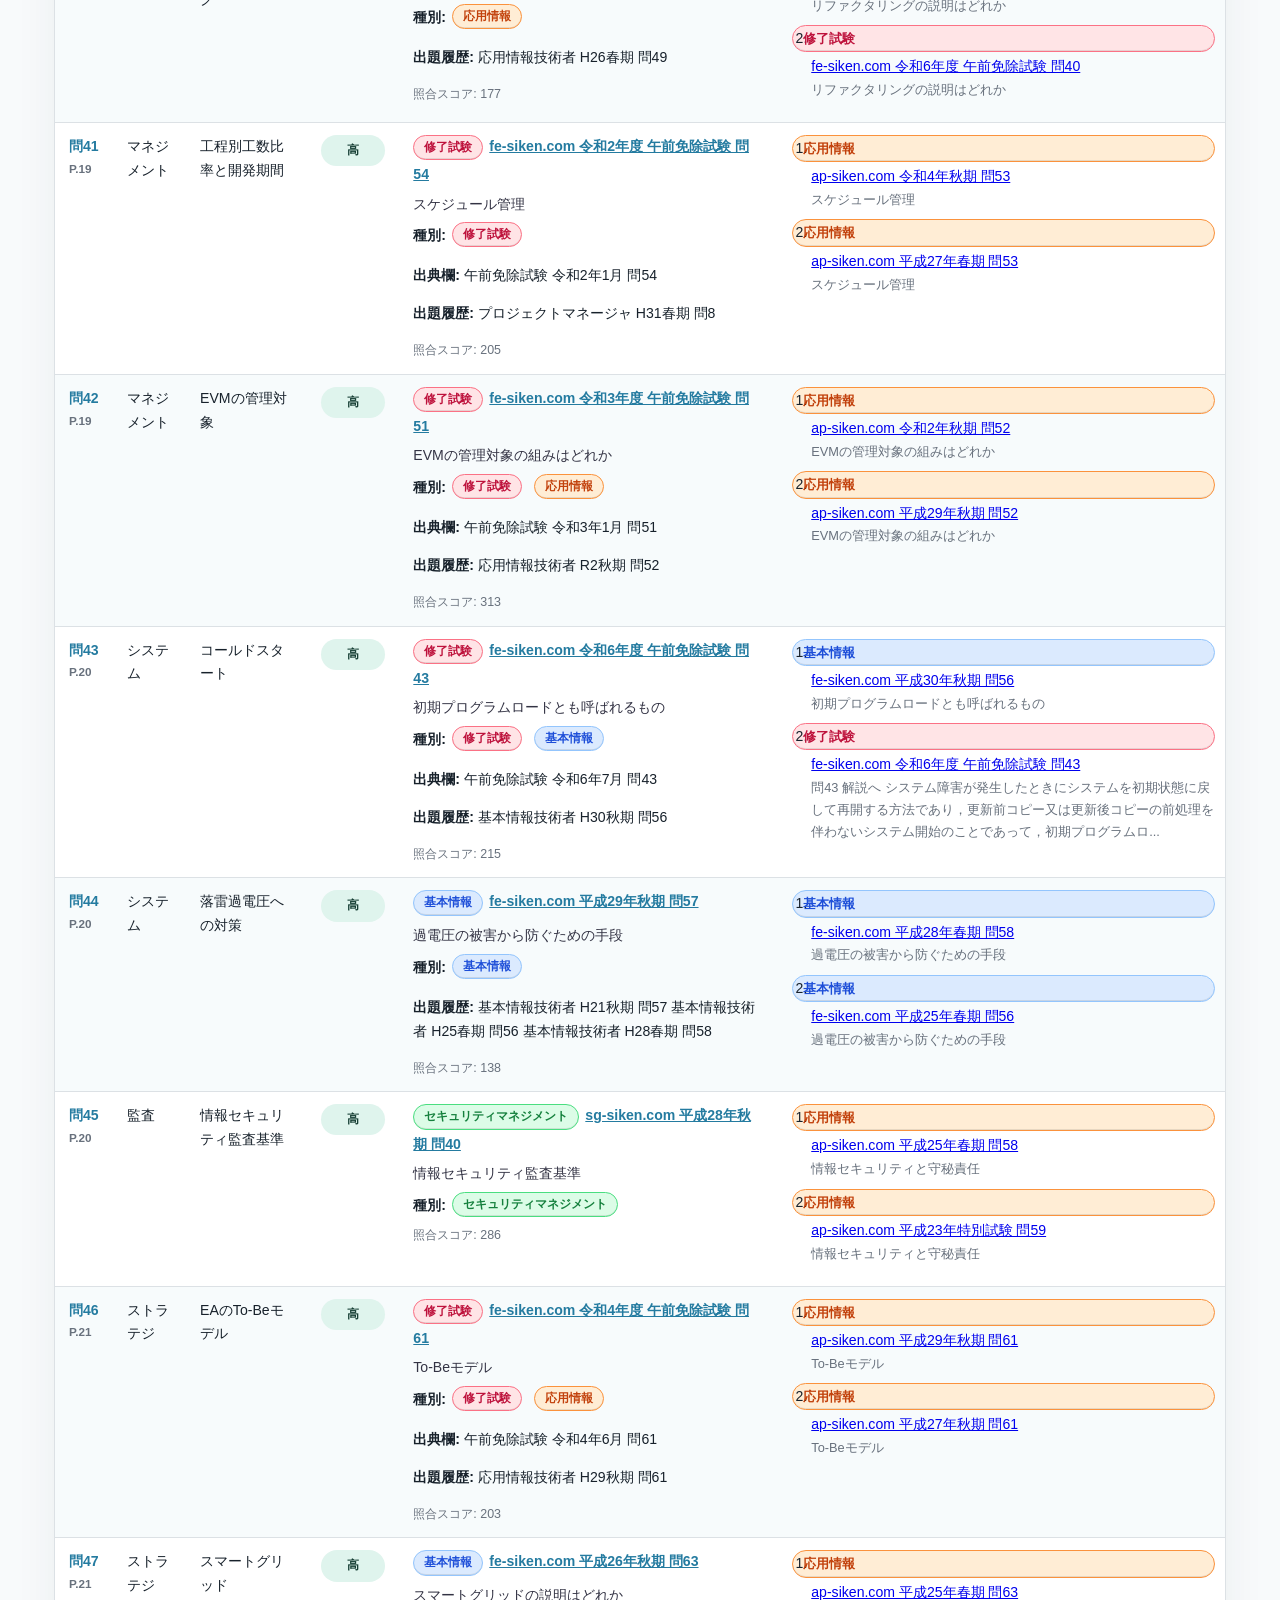
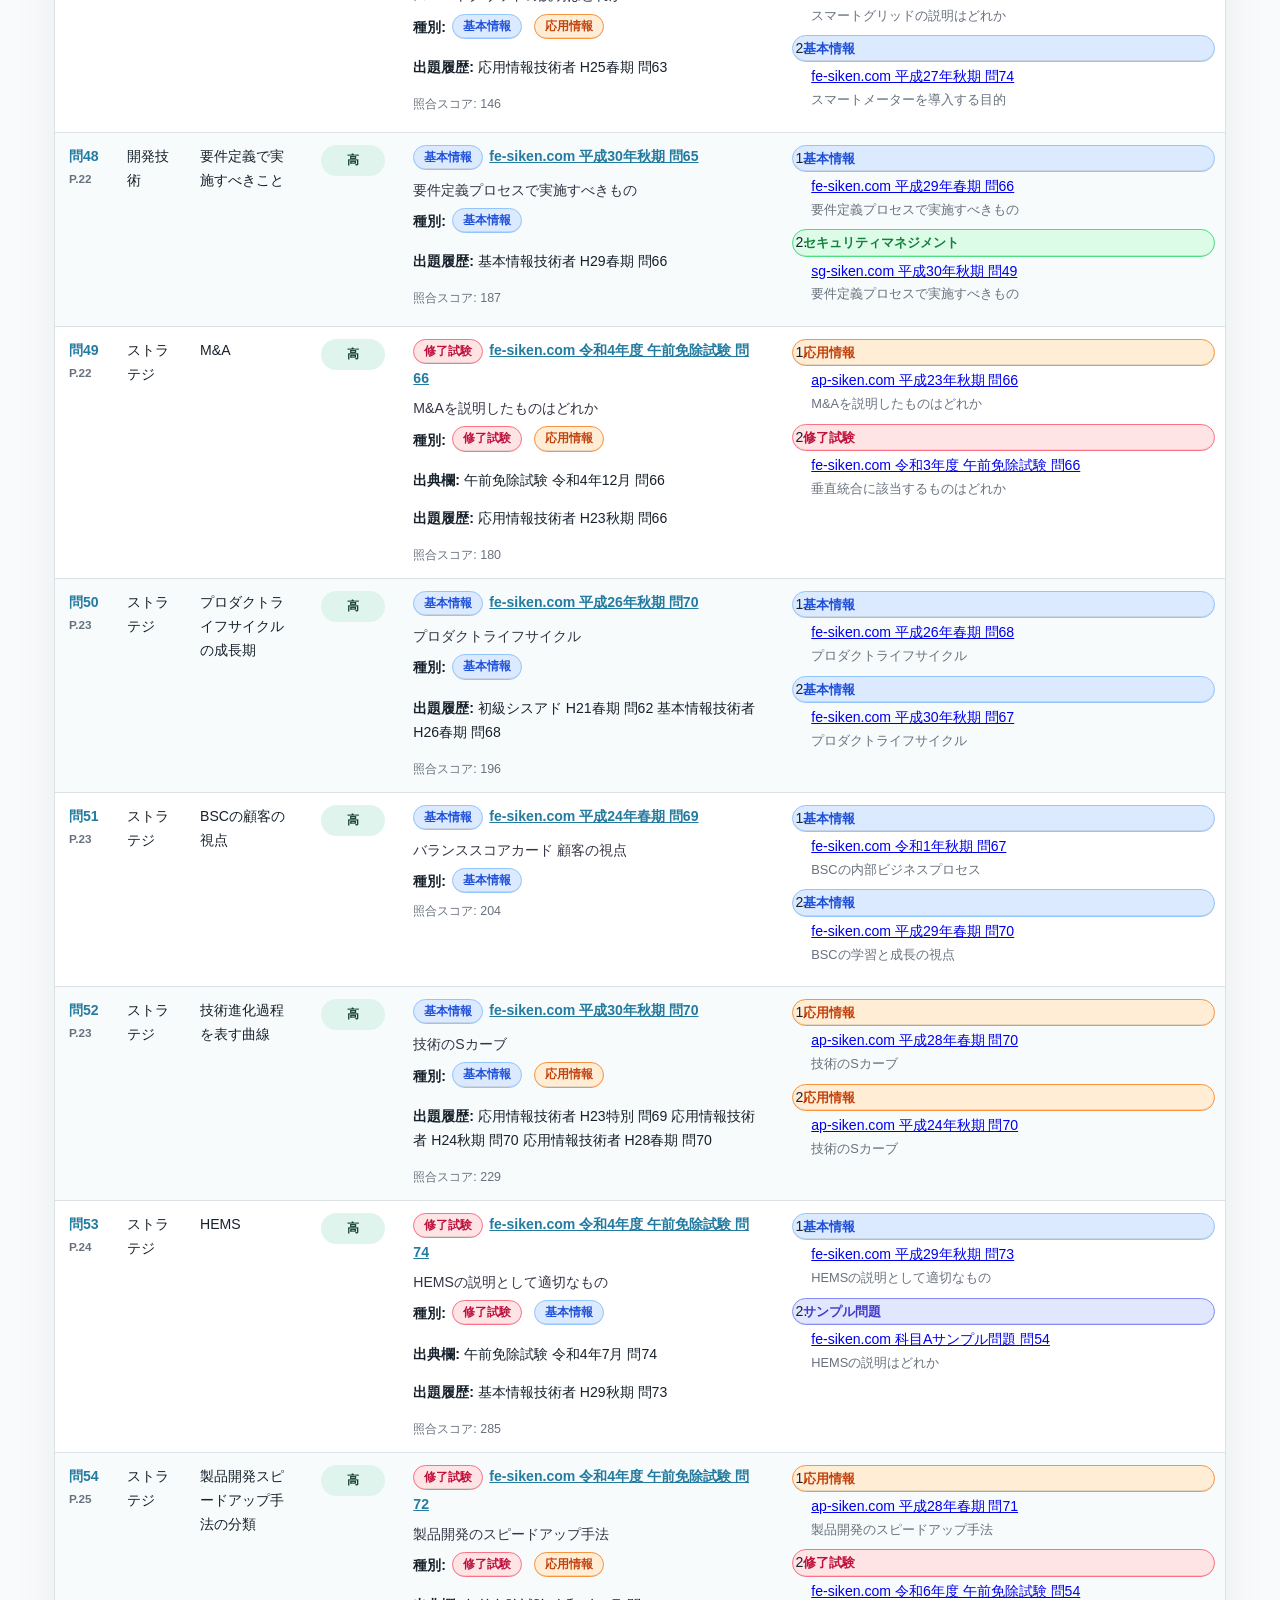
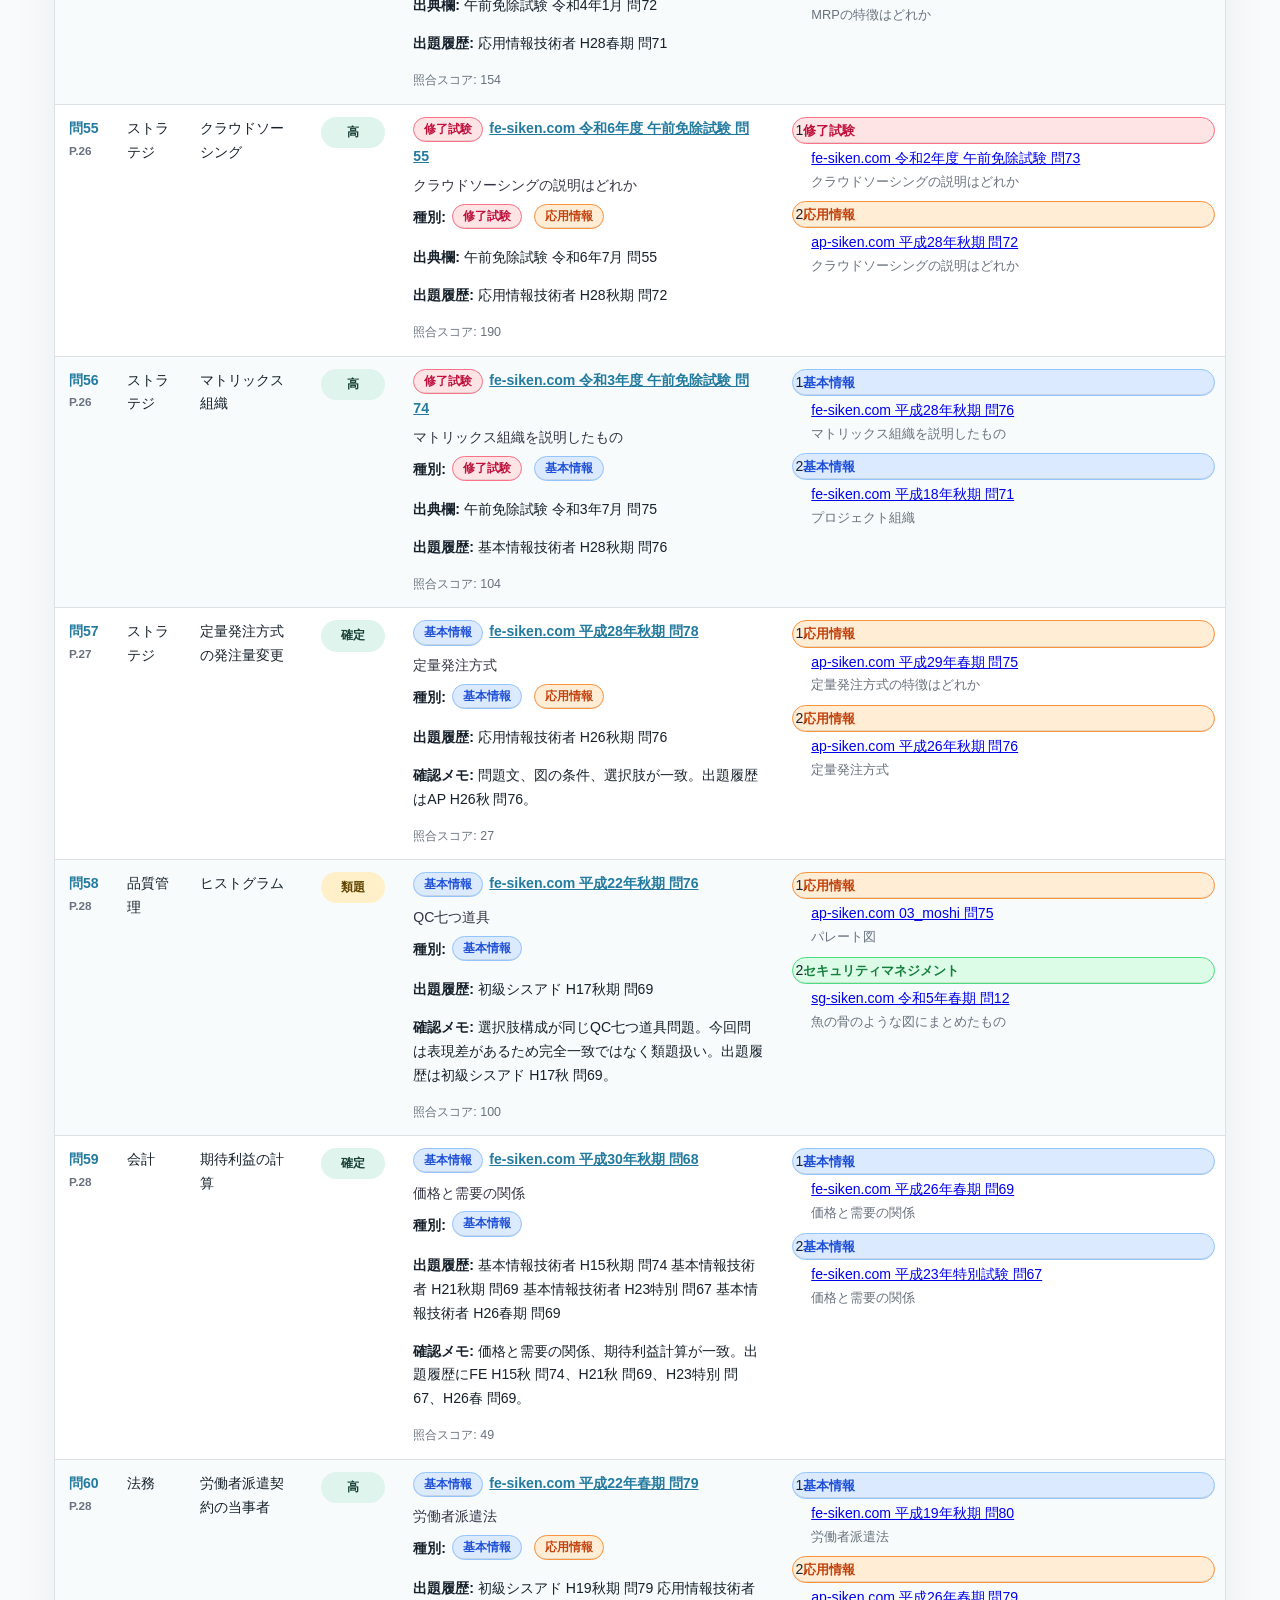
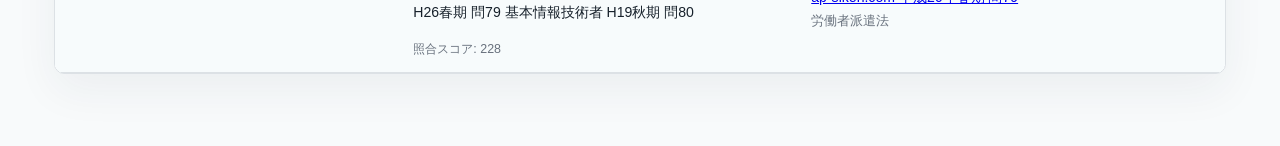
<file: source-map.html>
<!doctype html>
<html lang="ja">
<head>
  <meta charset="utf-8">
  <meta name="viewport" content="width=device-width, initial-scale=1">
  <title>出典候補調査表｜FE 科目A 特例修了認定試験（2024年7月28日実施分）</title>
  <link rel="stylesheet" href="styles.css">
  <style>
    body{background:#f8fafb;color:#17212b}
    .source-wrap{max-width:1220px;margin:0 auto;padding:38px 24px 72px}
    .source-hero{background:#fff;border:1px solid var(--line);border-radius:12px;padding:28px;box-shadow:0 18px 50px #20304012}
    .source-hero h1{margin:.25rem 0 1rem;font-size:clamp(1.8rem,4vw,3rem);letter-spacing:0}
    .source-hero p{line-height:1.9;color:var(--muted);max-width:980px}
    .source-actions{display:flex;gap:12px;flex-wrap:wrap;margin-top:18px}
    .source-actions a{display:inline-flex;align-items:center;justify-content:center;border-radius:999px;padding:10px 16px;background:var(--navy);color:#fff;text-decoration:none;font-weight:800}
    .source-actions a.secondary{background:#fff;color:var(--blue);border:1px solid var(--line)}
    .source-note{margin:22px 0;padding:16px 18px;background:#fff8e1;border-left:6px solid var(--yellow);border-radius:8px;line-height:1.8}
    .source-legend{display:flex;gap:8px;flex-wrap:wrap;margin:0 0 18px}
    .source-legend .source-badge{font-size:.76rem}
    .source-table-wrap{overflow:auto;background:#fff;border:1px solid var(--line);border-radius:10px;box-shadow:0 16px 44px #2030400f}
    .source-table{width:100%;border-collapse:collapse;min-width:1180px;font-size:.88rem}
    .source-table th,.source-table td{padding:12px 14px;border-bottom:1px solid var(--line);vertical-align:top;line-height:1.7}
    .source-table th{position:sticky;top:0;background:#153243;color:#fff;text-align:left;white-space:nowrap}
    .source-table tr:nth-child(even) td{background:#f7fbfc}
    .qcell{font-weight:800;color:var(--blue);white-space:nowrap}
    .qcell small{display:block;color:var(--muted);font-weight:700}
    .source-link{font-weight:800;color:var(--blue)}
    .candidate-title{margin:.35rem 0;color:#334}
    .score{margin:.25rem 0 0;color:var(--muted);font-size:.78rem}
    .source-badges{display:flex;align-items:center;gap:6px;flex-wrap:wrap;margin:.3rem 0}
    .source-badge{display:inline-grid;place-items:center;border-radius:999px;padding:3px 10px;margin:0 6px 3px 0;font-weight:900;font-size:.72rem;line-height:1.5;border:1px solid transparent;white-space:nowrap;box-shadow:inset 0 -1px 0 #00000018}
    .source-badge.fe{background:#dbeafe;color:#1d4ed8;border-color:#93c5fd}
    .source-badge.public{background:#bae6fd;color:#075985;border-color:#38bdf8}
    .source-badge.sample{background:#e0e7ff;color:#4338ca;border-color:#818cf8}
    .source-badge.ap{background:#ffedd5;color:#c2410c;border-color:#fb923c}
    .source-badge.sg{background:#dcfce7;color:#15803d;border-color:#4ade80}
    .source-badge.menjo{background:#ffe4e6;color:#be123c;border-color:#fb7185}
    .source-badge.other{background:#f1f5f9;color:#475569;border-color:#cbd5e1}
    .confidence{display:inline-grid;place-items:center;min-width:64px;border-radius:999px;padding:5px 10px;font-weight:800;font-size:.78rem}
    .confidence.high{background:#dff4ed;color:#173f35}
    .confidence.mid{background:#fff0c9;color:#604400}
    .confidence.low{background:#ffe1db;color:#79291e}
    .alt-list{margin:0;padding-left:1.2rem}
    .alt-list li{margin:0 0 .55rem}
    .alt-list .source-badge{margin-left:-1.2rem}
    .alt-list span{display:block;color:var(--muted);font-size:.8rem}
  </style>
</head>
<body>
  <main class="source-wrap">
    <section class="source-hero">
      <p class="section-kicker">SOURCE MAP</p>
      <h1>出典候補調査表</h1>
      <p>
        2024年7月28日実施分の60問について、FE/AP/SG過去問サイトの掲載ページを横断照合し、最有力の掲載ページと、そのページに記載されている出典欄・出題履歴を整理しました。
        問題文の全文一致だけでなく、解説データの用語・計算条件・選択肢周辺の語句も照合に使っています。
      </p>
      <div class="source-actions">
        <a href="index.html">学習ページへ戻る</a>
        <a class="secondary" href="source-map.csv">CSVを開く</a>
        <a class="secondary" href="reference-map.html">参考問題対応表</a>
      </div>
    </section>
    <p class="source-note">
      確度「高」は自動照合の一致度が比較的高い候補、「確定」は問題文・選択肢・出題履歴を追加確認して手動で確定寄せした候補です。
      「類題」は完全一致ではないものの、選択肢構成や出題履歴が近い参考候補です。最終的に「いつのどの試験の問Xか」を見るときは、掲載ページだけでなく「出題履歴」欄も確認してください。
    </p>
    <div class="source-legend" aria-label="出典種別の凡例">
      <span class="source-badge ap">応用情報</span><span class="source-badge sg">セキュリティマネジメント</span><span class="source-badge menjo">修了試験</span><span class="source-badge public">公開問題</span><span class="source-badge sample">サンプル問題</span><span class="source-badge fe">基本情報</span>
    </div>
    <div class="source-table-wrap">
      <table class="source-table">
        <thead>
          <tr>
            <th>今回</th>
            <th>分野</th>
            <th>テーマ</th>
            <th>確度</th>
            <th>最有力候補</th>
            <th>候補2・3</th>
          </tr>
        </thead>
        <tbody>
          <tr>
      <td class="qcell">問1<small>P.4</small></td>
      <td>基礎理論</td>
      <td>浮動小数点の情報落ち</td>
      <td><span class="confidence high">高</span></td>
      <td>
        <span class="source-badge public">公開問題</span><a class="source-link" href="https://www.fe-siken.com/kakomon/07_haru/a2.html">fe-siken.com 令和7年春期 問2</a>
        <p class="candidate-title">丸め誤差の説明はどれか</p>
        <p class="source-badges"><strong>種別:</strong> <span class="source-badge public">公開問題</span><span class="source-badge fe">基本情報</span></p>
        
        <p><strong>出題履歴:</strong> 基本情報技術者 H13秋期 問7 基本情報技術者 H17秋期 問6 基本情報技術者 H19秋期 問4</p>
        
        <p class="score">照合スコア: 105</p>
      </td>
      <td><ol class="alt-list"><li><span class="source-badge fe">基本情報</span><a href="https://www.fe-siken.com/kakomon/19_aki/q4.html">fe-siken.com 平成19年秋期 問4</a><span>丸め誤差</span></li><li><span class="source-badge fe">基本情報</span><a href="https://www.fe-siken.com/kakomon/17_aki/q6.html">fe-siken.com 平成17年秋期 問6</a><span>丸め誤差</span></li></ol></td>
    </tr>
<tr>
      <td class="qcell">問2<small>P.4</small></td>
      <td>基礎理論</td>
      <td>正規分布の特徴</td>
      <td><span class="confidence high">高</span></td>
      <td>
        <span class="source-badge fe">基本情報</span><a class="source-link" href="https://www.fe-siken.com/kakomon/26_haru/q4.html">fe-siken.com 平成26年春期 問4</a>
        <p class="candidate-title">正規分布の説明として適切なもの</p>
        <p class="source-badges"><strong>種別:</strong> <span class="source-badge fe">基本情報</span></p>
        
        
        
        <p class="score">照合スコア: 215</p>
      </td>
      <td><ol class="alt-list"><li><span class="source-badge fe">基本情報</span><a href="https://www.fe-siken.com/kakomon/01_aki/q5.html">fe-siken.com 令和1年秋期 問5</a><span>正規分布のグラフ</span></li><li><span class="source-badge fe">基本情報</span><a href="https://www.fe-siken.com/kakomon/14_haru/q7.html">fe-siken.com 平成14年春期 問7</a><span>正規分布のグラフ</span></li></ol></td>
    </tr>
<tr>
      <td class="qcell">問3<small>P.4</small></td>
      <td>AI</td>
      <td>ディープラーニングに関係が深いもの</td>
      <td><span class="confidence high">高</span></td>
      <td>
        <span class="source-badge menjo">修了試験</span><a class="source-link" href="https://www.fe-siken.com/kakomon/06_menjo/q3.html">fe-siken.com 令和6年度 午前免除試験 問3</a>
        <p class="candidate-title">ディープラーニングに関連が深いもの</p>
        <p class="source-badges"><strong>種別:</strong> <span class="source-badge menjo">修了試験</span><span class="source-badge ap">応用情報</span></p>
        <p><strong>出典欄:</strong> 午前免除試験 令和6年7月 問3</p>
        <p><strong>出題履歴:</strong> 応用情報技術者 R3秋期 問3</p>
        
        <p class="score">照合スコア: 145</p>
      </td>
      <td><ol class="alt-list"><li><span class="source-badge ap">応用情報</span><a href="https://www.ap-siken.com/kakomon/03_aki/q3.html">ap-siken.com 令和3年秋期 問3</a><span>ディープラーニングに関連が深いもの</span></li><li><span class="source-badge menjo">修了試験</span><a href="https://www.fe-siken.com/s/kakomon/06_menjo/q3.html">fe-siken.com 令和6年度 午前免除試験 問3</a><span>問3 解説へ AIにおけるディープラーニングに最も関連が深いものはどれか。 ある特定の分野に特化した知識を基にルールベースの推論を行うことによって，専門家と同じレベルの問題解決を行...</span></li></ol></td>
    </tr>
<tr>
      <td class="qcell">問4<small>P.5</small></td>
      <td>基礎理論</td>
      <td>連立一次方程式の計算時間</td>
      <td><span class="confidence high">確定</span></td>
      <td>
        <span class="source-badge fe">基本情報</span><a class="source-link" href="https://www.fe-siken.com/kakomon/23_aki/q3.html">fe-siken.com 平成23年秋期 問3</a>
        <p class="candidate-title">連立一次方程式の計算時間</p>
        <p class="source-badges"><strong>種別:</strong> <span class="source-badge fe">基本情報</span></p>
        
        <p><strong>出題履歴:</strong> 基本情報技術者 H15秋期 問5 基本情報技術者 H17秋期 問7 基本情報技術者 H19秋期 問5 ソフトウェア開発技術者 H19秋期 問3</p>
        <p><strong>確認メモ:</strong> 問題タイトルと計算条件が一致。出題履歴にFE H15秋 問5、H17秋 問7、H19秋 問5、SW H19秋 問3。</p>
        <p class="score">照合スコア: 77</p>
      </td>
      <td><ol class="alt-list"><li><span class="source-badge fe">基本情報</span><a href="https://www.fe-siken.com/kakomon/19_aki/q5.html">fe-siken.com 平成19年秋期 問5</a><span>連立一次方程式の計算時間</span></li><li><span class="source-badge fe">基本情報</span><a href="https://www.fe-siken.com/kakomon/17_aki/q7.html">fe-siken.com 平成17年秋期 問7</a><span>連立一次方程式の計算時間</span></li></ol></td>
    </tr>
<tr>
      <td class="qcell">問5<small>P.5</small></td>
      <td>アルゴリズム</td>
      <td>スタックで出力できる順序</td>
      <td><span class="confidence high">高</span></td>
      <td>
        <span class="source-badge fe">基本情報</span><a class="source-link" href="https://www.fe-siken.com/kakomon/29_aki/q5.html">fe-siken.com 平成29年秋期 問5</a>
        <p class="candidate-title">スタックで出力可能なデータ列</p>
        <p class="source-badges"><strong>種別:</strong> <span class="source-badge fe">基本情報</span></p>
        
        <p><strong>出題履歴:</strong> 基本情報技術者 H16春期 問12 基本情報技術者 H22秋期 問5</p>
        
        <p class="score">照合スコア: 101</p>
      </td>
      <td><ol class="alt-list"><li><span class="source-badge fe">基本情報</span><a href="https://www.fe-siken.com/kakomon/22_aki/q5.html">fe-siken.com 平成22年秋期 問5</a><span>スタックで出力可能なデータ列</span></li><li><span class="source-badge fe">基本情報</span><a href="https://www.fe-siken.com/kakomon/16_haru/q12.html">fe-siken.com 平成16年春期 問12</a><span>スタックで出力可能なデータ列</span></li></ol></td>
    </tr>
<tr>
      <td class="qcell">問6<small>P.5</small></td>
      <td>アルゴリズム</td>
      <td>二分探索のおよその比較回数</td>
      <td><span class="confidence high">高</span></td>
      <td>
        <span class="source-badge fe">基本情報</span><a class="source-link" href="https://www.fe-siken.com/kakomon/21_haru/q7.html">fe-siken.com 平成21年春期 問7</a>
        <p class="candidate-title">2分探索法の比較回数</p>
        <p class="source-badges"><strong>種別:</strong> <span class="source-badge fe">基本情報</span></p>
        
        <p><strong>出題履歴:</strong> 基本情報技術者 H18秋期 問14</p>
        
        <p class="score">照合スコア: 100</p>
      </td>
      <td><ol class="alt-list"><li><span class="source-badge fe">基本情報</span><a href="https://www.fe-siken.com/kakomon/18_aki/q14.html">fe-siken.com 平成18年秋期 問14</a><span>2分探索法の比較回数</span></li><li><span class="source-badge fe">基本情報</span><a href="https://www.fe-siken.com/kakomon/26_aki/q6.html">fe-siken.com 平成26年秋期 問6</a><span>2分探索法</span></li></ol></td>
    </tr>
<tr>
      <td class="qcell">問7<small>P.6</small></td>
      <td>プログラミング</td>
      <td>関数呼出し時の実引数と仮引数</td>
      <td><span class="confidence high">高</span></td>
      <td>
        <span class="source-badge fe">基本情報</span><a class="source-link" href="https://www.fe-siken.com/kakomon/20_aki/q39.html">fe-siken.com 平成20年秋期 問39</a>
        <p class="candidate-title">関数呼出し時の引数の性質</p>
        <p class="source-badges"><strong>種別:</strong> <span class="source-badge fe">基本情報</span></p>
        
        
        
        <p class="score">照合スコア: 236</p>
      </td>
      <td><ol class="alt-list"><li><span class="source-badge ap">応用情報</span><a href="https://www.ap-siken.com/kakomon/28_haru/q20.html">ap-siken.com 平成28年春期 問20</a><span>値呼出しと参照呼出し</span></li><li><span class="source-badge ap">応用情報</span><a href="https://www.ap-siken.com/kakomon/25_haru/q20.html">ap-siken.com 平成25年春期 問20</a><span>値呼出しと参照呼出し</span></li></ol></td>
    </tr>
<tr>
      <td class="qcell">問8<small>P.6</small></td>
      <td>コンピュータ</td>
      <td>CPU性能のMIPS計算</td>
      <td><span class="confidence high">高</span></td>
      <td>
        <span class="source-badge fe">基本情報</span><a class="source-link" href="https://www.fe-siken.com/kakomon/30_aki/q9.html">fe-siken.com 平成30年秋期 問9</a>
        <p class="candidate-title">CPUの性能は約何MIPSか</p>
        <p class="source-badges"><strong>種別:</strong> <span class="source-badge fe">基本情報</span><span class="source-badge ap">応用情報</span></p>
        
        <p><strong>出題履歴:</strong> 応用情報技術者 H22秋期 問9 基本情報技術者 H17秋期 問19 基本情報技術者 H29春期 問8</p>
        
        <p class="score">照合スコア: 169</p>
      </td>
      <td><ol class="alt-list"><li><span class="source-badge fe">基本情報</span><a href="https://www.fe-siken.com/kakomon/29_haru/q8.html">fe-siken.com 平成29年春期 問8</a><span>CPUの性能は約何MIPSか</span></li><li><span class="source-badge fe">基本情報</span><a href="https://www.fe-siken.com/kakomon/17_aki/q19.html">fe-siken.com 平成17年秋期 問19</a><span>CPUの性能は約何MIPSか</span></li></ol></td>
    </tr>
<tr>
      <td class="qcell">問9<small>P.6</small></td>
      <td>コンピュータ</td>
      <td>キャッシュミス時の動作</td>
      <td><span class="confidence high">高</span></td>
      <td>
        <span class="source-badge fe">基本情報</span><a class="source-link" href="https://www.fe-siken.com/kakomon/25_aki/q10.html">fe-siken.com 平成25年秋期 問10</a>
        <p class="candidate-title">キャッシュメモリ制御</p>
        <p class="source-badges"><strong>種別:</strong> <span class="source-badge fe">基本情報</span><span class="source-badge ap">応用情報</span></p>
        
        <p><strong>出題履歴:</strong> 応用情報技術者 H23秋期 問11 ソフトウェア開発技術者 H20春期 問18</p>
        
        <p class="score">照合スコア: 170</p>
      </td>
      <td><ol class="alt-list"><li><span class="source-badge ap">応用情報</span><a href="https://www.ap-siken.com/kakomon/23_aki/q11.html">ap-siken.com 平成23年秋期 問11</a><span>メモリ制御</span></li><li><span class="source-badge ap">応用情報</span><a href="https://www.ap-siken.com/kakomon/20_haru/q18.html">ap-siken.com 平成20年春期 問18</a><span>キャッシュメモリ制御</span></li></ol></td>
    </tr>
<tr>
      <td class="qcell">問10<small>P.7</small></td>
      <td>コンピュータ</td>
      <td>画面表示に必要なビデオメモリ</td>
      <td><span class="confidence high">高</span></td>
      <td>
        <span class="source-badge ap">応用情報</span><a class="source-link" href="https://www.ap-siken.com/kakomon/20_haru/q21.html">ap-siken.com 平成20年春期 問21</a>
        <p class="candidate-title">画面表示に必要なメモリ量</p>
        <p class="source-badges"><strong>種別:</strong> <span class="source-badge ap">応用情報</span><span class="source-badge fe">基本情報</span></p>
        
        <p><strong>出題履歴:</strong> 基本情報技術者 H14春期 問29 基本情報技術者 H15秋期 問28</p>
        
        <p class="score">照合スコア: 109</p>
      </td>
      <td><ol class="alt-list"><li><span class="source-badge menjo">修了試験</span><a href="https://www.fe-siken.com/kakomon/03_menjo/q14.html">fe-siken.com 令和3年度 午前免除試験 問14</a><span>画面表示に必要なメモリ量</span></li><li><span class="source-badge fe">基本情報</span><a href="https://www.fe-siken.com/kakomon/15_aki/q28.html">fe-siken.com 平成15年秋期 問28</a><span>画面表示に必要なメモリ量</span></li></ol></td>
    </tr>
<tr>
      <td class="qcell">問11<small>P.7</small></td>
      <td>システム</td>
      <td>フォールトトレラントシステム</td>
      <td><span class="confidence high">高</span></td>
      <td>
        <span class="source-badge fe">基本情報</span><a class="source-link" href="https://www.fe-siken.com/kakomon/25_haru/q14.html">fe-siken.com 平成25年春期 問14</a>
        <p class="candidate-title">フォールトトレラントシステム</p>
        <p class="source-badges"><strong>種別:</strong> <span class="source-badge fe">基本情報</span></p>
        
        <p><strong>出題履歴:</strong> 基本情報技術者 H19春期 問34 基本情報技術者 H21春期 問15</p>
        
        <p class="score">照合スコア: 201</p>
      </td>
      <td><ol class="alt-list"><li><span class="source-badge fe">基本情報</span><a href="https://www.fe-siken.com/kakomon/21_haru/q15.html">fe-siken.com 平成21年春期 問15</a><span>フォールトトレラントシステム</span></li><li><span class="source-badge fe">基本情報</span><a href="https://www.fe-siken.com/kakomon/19_haru/q34.html">fe-siken.com 平成19年春期 問34</a><span>フォールトトレラントシステム</span></li></ol></td>
    </tr>
<tr>
      <td class="qcell">問12<small>P.7</small></td>
      <td>システム</td>
      <td>スループット</td>
      <td><span class="confidence high">高</span></td>
      <td>
        <span class="source-badge fe">基本情報</span><a class="source-link" href="https://www.fe-siken.com/kakomon/20_aki/q33.html">fe-siken.com 平成20年秋期 問33</a>
        <p class="candidate-title">スループットの説明</p>
        <p class="source-badges"><strong>種別:</strong> <span class="source-badge fe">基本情報</span><span class="source-badge ap">応用情報</span></p>
        
        <p><strong>出題履歴:</strong> 応用情報技術者 H24春期 問18 ソフトウェア開発技術者 H16春期 問36</p>
        
        <p class="score">照合スコア: 155</p>
      </td>
      <td><ol class="alt-list"><li><span class="source-badge fe">基本情報</span><a href="https://www.fe-siken.com/kakomon/25_haru/q16.html">fe-siken.com 平成25年春期 問16</a><span>スループット</span></li><li><span class="source-badge ap">応用情報</span><a href="https://www.ap-siken.com/kakomon/24_haru/q18.html">ap-siken.com 平成24年春期 問18</a><span>スループットの説明</span></li></ol></td>
    </tr>
<tr>
      <td class="qcell">問13<small>P.7</small></td>
      <td>コンピュータ</td>
      <td>仮想記憶のページ</td>
      <td><span class="confidence high">高</span></td>
      <td>
        <span class="source-badge fe">基本情報</span><a class="source-link" href="https://www.fe-siken.com/kakomon/19_haru/q28.html">fe-siken.com 平成19年春期 問28</a>
        <p class="candidate-title">ページング方式</p>
        <p class="source-badges"><strong>種別:</strong> <span class="source-badge fe">基本情報</span></p>
        
        <p><strong>出題履歴:</strong> 基本情報技術者 H16春期 問30</p>
        
        <p class="score">照合スコア: 272</p>
      </td>
      <td><ol class="alt-list"><li><span class="source-badge fe">基本情報</span><a href="https://www.fe-siken.com/kakomon/16_haru/q30.html">fe-siken.com 平成16年春期 問30</a><span>仮想記憶方式</span></li><li><span class="source-badge fe">基本情報</span><a href="https://www.fe-siken.com/kakomon/24_aki/q18.html">fe-siken.com 平成24年秋期 問18</a><span>フラグメンテーション</span></li></ol></td>
    </tr>
<tr>
      <td class="qcell">問14<small>P.8</small></td>
      <td>プログラミング</td>
      <td>コンパイラの最適化目的</td>
      <td><span class="confidence high">高</span></td>
      <td>
        <span class="source-badge menjo">修了試験</span><a class="source-link" href="https://www.fe-siken.com/kakomon/02_menjo/q18.html">fe-siken.com 令和2年度 午前免除試験 問18</a>
        <p class="candidate-title">コンパイラによる最適化の主な目的</p>
        <p class="source-badges"><strong>種別:</strong> <span class="source-badge menjo">修了試験</span><span class="source-badge fe">基本情報</span></p>
        <p><strong>出典欄:</strong> 午前免除試験 令和2年7月 問18</p>
        <p><strong>出題履歴:</strong> 基本情報技術者 H30春期 問18</p>
        
        <p class="score">照合スコア: 160</p>
      </td>
      <td><ol class="alt-list"><li><span class="source-badge fe">基本情報</span><a href="https://www.fe-siken.com/kakomon/30_haru/q18.html">fe-siken.com 平成30年春期 問18</a><span>コンパイラによる最適化の主な目的</span></li><li><span class="source-badge fe">基本情報</span><a href="https://www.fe-siken.com/kakomon/22_aki/q22.html">fe-siken.com 平成22年秋期 問22</a><span>コンパイラによる最適化の主な目的</span></li></ol></td>
    </tr>
<tr>
      <td class="qcell">問15<small>P.8</small></td>
      <td>法務</td>
      <td>オープンソースソフトウェアの特徴</td>
      <td><span class="confidence high">高</span></td>
      <td>
        <span class="source-badge menjo">修了試験</span><a class="source-link" href="https://www.fe-siken.com/kakomon/06_menjo/q15.html">fe-siken.com 令和6年度 午前免除試験 問15</a>
        <p class="candidate-title">オープンソースソフトウェア</p>
        <p class="source-badges"><strong>種別:</strong> <span class="source-badge menjo">修了試験</span><span class="source-badge ap">応用情報</span></p>
        <p><strong>出典欄:</strong> 午前免除試験 令和6年7月 問15</p>
        <p><strong>出題履歴:</strong> 応用情報技術者 H22秋期 問21</p>
        
        <p class="score">照合スコア: 91</p>
      </td>
      <td><ol class="alt-list"><li><span class="source-badge menjo">修了試験</span><a href="https://www.fe-siken.com/s/kakomon/06_menjo/q15.html">fe-siken.com 令和6年度 午前免除試験 問15</a><span>問15 解説へ オープンソースソフトウェアの特徴のうち，適切なものはどれか。 一定の条件の下で，ソースコードの変更を許可している。 使用分野及び利用者を制限して再配布できる。 著作...</span></li><li><span class="source-badge ap">応用情報</span><a href="https://www.ap-siken.com/kakomon/22_aki/q21.html">ap-siken.com 平成22年秋期 問21</a><span>オープンソースソフトウェア</span></li></ol></td>
    </tr>
<tr>
      <td class="qcell">問16<small>P.8</small></td>
      <td>基礎理論</td>
      <td>偶数パリティを判定する論理回路</td>
      <td><span class="confidence high">確定</span></td>
      <td>
        <span class="source-badge fe">基本情報</span><a class="source-link" href="https://www.fe-siken.com/kakomon/23_toku/q24.html">fe-siken.com 平成23年特別試験 問24</a>
        <p class="candidate-title">論理回路図</p>
        <p class="source-badges"><strong>種別:</strong> <span class="source-badge fe">基本情報</span></p>
        
        <p><strong>出題履歴:</strong> 基本情報技術者 H13秋期 問16 基本情報技術者 H17秋期 問16 基本情報技術者 H20秋期 問17</p>
        <p><strong>確認メモ:</strong> 問題文の「4ビットの入力データ」「1の入力数が0個又は偶数個」が一致。</p>
        <p class="score">照合スコア: 手動確認</p>
      </td>
      <td><ol class="alt-list"><li><span class="source-badge fe">基本情報</span><a href="https://www.fe-siken.com/kakomon/19_haru/q9.html">fe-siken.com 平成19年春期 問9</a><span>条件文と同値なもの</span></li><li><span class="source-badge fe">基本情報</span><a href="https://www.fe-siken.com/kakomon/14_haru/q8.html">fe-siken.com 平成14年春期 問8</a><span>等式a＝bと同じことを表すもの</span></li></ol></td>
    </tr>
<tr>
      <td class="qcell">問17<small>P.9</small></td>
      <td>マルチメディア</td>
      <td>テクスチャマッピング</td>
      <td><span class="confidence high">高</span></td>
      <td>
        <span class="source-badge fe">基本情報</span><a class="source-link" href="https://www.fe-siken.com/kakomon/27_haru/q25.html">fe-siken.com 平成27年春期 問25</a>
        <p class="candidate-title">テクスチャマッピング</p>
        <p class="source-badges"><strong>種別:</strong> <span class="source-badge fe">基本情報</span><span class="source-badge ap">応用情報</span></p>
        
        <p><strong>出題履歴:</strong> 応用情報技術者 H24春期 問25</p>
        
        <p class="score">照合スコア: 99</p>
      </td>
      <td><ol class="alt-list"><li><span class="source-badge ap">応用情報</span><a href="https://www.ap-siken.com/kakomon/24_haru/q25.html">ap-siken.com 平成24年春期 問25</a><span>テクスチャマッピング</span></li><li><span class="source-badge ap">応用情報</span><a href="https://www.ap-siken.com/kakomon/01_moshi/q33.html">ap-siken.com 01_moshi 問33</a><span>メタボール</span></li></ol></td>
    </tr>
<tr>
      <td class="qcell">問18<small>P.9</small></td>
      <td>データベース</td>
      <td>データウェアハウス</td>
      <td><span class="confidence high">高</span></td>
      <td>
        <span class="source-badge fe">基本情報</span><a class="source-link" href="https://www.fe-siken.com/kakomon/18_aki/q35.html">fe-siken.com 平成18年秋期 問35</a>
        <p class="candidate-title">データウェアハウス</p>
        <p class="source-badges"><strong>種別:</strong> <span class="source-badge fe">基本情報</span></p>
        
        <p><strong>出題履歴:</strong> 初級シスアド H20秋期 問21 基本情報技術者 H22春期 問33</p>
        
        <p class="score">照合スコア: 185</p>
      </td>
      <td><ol class="alt-list"><li><span class="source-badge fe">基本情報</span><a href="https://www.fe-siken.com/kakomon/22_haru/q33.html">fe-siken.com 平成22年春期 問33</a><span>データウェアハウス</span></li><li><span class="source-badge menjo">修了試験</span><a href="https://www.fe-siken.com/kakomon/06_menjo/q18.html">fe-siken.com 令和6年度 午前免除試験 問18</a><span>データウェアハウス</span></li></ol></td>
    </tr>
<tr>
      <td class="qcell">問19<small>P.9</small></td>
      <td>データベース</td>
      <td>発注伝票表の第3正規形</td>
      <td><span class="confidence high">確定</span></td>
      <td>
        <span class="source-badge menjo">修了試験</span><a class="source-link" href="https://www.fe-siken.com/kakomon/06_menjo/q19.html">fe-siken.com 令和6年度 午前免除試験 問19</a>
        <p class="candidate-title">関係データベースの正規化</p>
        <p class="source-badges"><strong>種別:</strong> <span class="source-badge menjo">修了試験</span><span class="source-badge fe">基本情報</span></p>
        <p><strong>出典欄:</strong> 午前免除試験 令和6年7月 問19</p>
        <p><strong>出題履歴:</strong> 基本情報技術者 H22春期 問30</p>
        <p><strong>確認メモ:</strong> 問題文の「発注伝票」表と属性列が一致。</p>
        <p class="score">照合スコア: 手動確認</p>
      </td>
      <td><ol class="alt-list"><li><span class="source-badge fe">基本情報</span><a href="https://www.fe-siken.com/kakomon/22_haru/q46.html">fe-siken.com 平成22年春期 問46</a><span>E-R図</span></li><li><span class="source-badge public">公開問題</span><a href="https://www.fe-siken.com/kakomon/07_haru/a6.html">fe-siken.com 令和7年春期 問6</a><span>SQL文</span></li></ol></td>
    </tr>
<tr>
      <td class="qcell">問20<small>P.10</small></td>
      <td>データベース</td>
      <td>NOT INと同じ結果のSQL</td>
      <td><span class="confidence high">高</span></td>
      <td>
        <span class="source-badge fe">基本情報</span><a class="source-link" href="https://www.fe-siken.com/kakomon/26_haru/q28.html">fe-siken.com 平成26年春期 問28</a>
        <p class="candidate-title">SQL文</p>
        <p class="source-badges"><strong>種別:</strong> <span class="source-badge fe">基本情報</span></p>
        
        <p><strong>出題履歴:</strong> 基本情報技術者 H22春期 問31</p>
        
        <p class="score">照合スコア: 114</p>
      </td>
      <td><ol class="alt-list"><li><span class="source-badge fe">基本情報</span><a href="https://www.fe-siken.com/kakomon/22_haru/q31.html">fe-siken.com 平成22年春期 問31</a><span>SQL文</span></li><li><span class="source-badge ap">応用情報</span><a href="https://www.ap-siken.com/kakomon/28_aki/q29.html">ap-siken.com 平成28年秋期 問29</a><span>SQL文のaに入れる字句はどれか</span></li></ol></td>
    </tr>
<tr>
      <td class="qcell">問21<small>P.10</small></td>
      <td>データベース</td>
      <td>JavaからDBへアクセスする標準API</td>
      <td><span class="confidence high">高</span></td>
      <td>
        <span class="source-badge fe">基本情報</span><a class="source-link" href="https://www.fe-siken.com/kakomon/23_toku/q32.html">fe-siken.com 平成23年特別試験 問32</a>
        <p class="candidate-title">JDBC</p>
        <p class="source-badges"><strong>種別:</strong> <span class="source-badge fe">基本情報</span></p>
        
        
        
        <p class="score">照合スコア: 200</p>
      </td>
      <td><ol class="alt-list"><li><span class="source-badge ap">応用情報</span><a href="https://www.ap-siken.com/kakomon/17_aki/q37.html">ap-siken.com 平成17年秋期 問37</a><span>Enterprise Java Beans</span></li><li><span class="source-badge ap">応用情報</span><a href="https://www.ap-siken.com/kakomon/16_haru/q47.html">ap-siken.com 平成16年春期 問47</a><span>J2EEの構成技術</span></li></ol></td>
    </tr>
<tr>
      <td class="qcell">問22<small>P.11</small></td>
      <td>データベース</td>
      <td>共有ロックと排他ロックの並行可否</td>
      <td><span class="confidence high">確定</span></td>
      <td>
        <span class="source-badge menjo">修了試験</span><a class="source-link" href="https://www.fe-siken.com/kakomon/04_menjo/q29.html">fe-siken.com 令和4年度 午前免除試験 問29</a>
        <p class="candidate-title">並行実行の可否の組合せ</p>
        <p class="source-badges"><strong>種別:</strong> <span class="source-badge menjo">修了試験</span><span class="source-badge ap">応用情報</span></p>
        <p><strong>出典欄:</strong> 午前免除試験 令和4年1月 問29</p>
        <p><strong>出題履歴:</strong> 応用情報技術者 H30秋期 問30</p>
        <p><strong>確認メモ:</strong> 午前免除試験 令和4年1月 問29。出題履歴はAP H30秋 問30。</p>
        <p class="score">照合スコア: 15</p>
      </td>
      <td><ol class="alt-list"><li><span class="source-badge ap">応用情報</span><a href="https://www.ap-siken.com/kakomon/30_aki/q30.html">ap-siken.com 平成30年秋期 問30</a><span>並行実行の可否の組合せ</span></li><li><span class="source-badge fe">基本情報</span><a href="https://www.fe-siken.com/kakomon/01_aki/q29.html">fe-siken.com 令和1年秋期 問29</a><span>デッドロックが発生しない処理順序</span></li></ol></td>
    </tr>
<tr>
      <td class="qcell">問23<small>P.11</small></td>
      <td>ネットワーク</td>
      <td>回線伝送時間の計算</td>
      <td><span class="confidence high">高</span></td>
      <td>
        <span class="source-badge menjo">修了試験</span><a class="source-link" href="https://www.fe-siken.com/kakomon/06_menjo/q23.html">fe-siken.com 令和6年度 午前免除試験 問23</a>
        <p class="candidate-title">ネットワーク伝送時間の計算</p>
        <p class="source-badges"><strong>種別:</strong> <span class="source-badge menjo">修了試験</span></p>
        <p><strong>出典欄:</strong> 午前免除試験 令和6年7月 問23</p>
        
        
        <p class="score">照合スコア: 188</p>
      </td>
      <td><ol class="alt-list"><li><span class="source-badge menjo">修了試験</span><a href="https://www.fe-siken.com/s/kakomon/06_menjo/q23.html">fe-siken.com 令和6年度 午前免除試験 問23</a><span>問23 解説へ 10Mビット／秒の回線を用いて100Mバイトのファイルを送信するとき，伝送におよそ何秒掛かるか。ここで，回線の伝送効率は75%とし，1Mビット＝10 6 ビットとす...</span></li><li><span class="source-badge fe">基本情報</span><a href="https://www.fe-siken.com/kakomon/24_haru/q20.html">fe-siken.com 平成24年春期 問20</a><span>スプーリング</span></li></ol></td>
    </tr>
<tr>
      <td class="qcell">問24<small>P.12</small></td>
      <td>ネットワーク</td>
      <td>TCP/IP階層モデルで見る装置A</td>
      <td><span class="confidence high">高</span></td>
      <td>
        <span class="source-badge fe">基本情報</span><a class="source-link" href="https://www.fe-siken.com/kakomon/28_aki/q31.html">fe-siken.com 平成28年秋期 問31</a>
        <p class="candidate-title">ネットワーク機器</p>
        <p class="source-badges"><strong>種別:</strong> <span class="source-badge fe">基本情報</span></p>
        
        <p><strong>出題履歴:</strong> 基本情報技術者 H14春期 問65 基本情報技術者 H18春期 問57</p>
        
        <p class="score">照合スコア: 135</p>
      </td>
      <td><ol class="alt-list"><li><span class="source-badge menjo">修了試験</span><a href="https://www.fe-siken.com/kakomon/02_menjo/q33.html">fe-siken.com 令和2年度 午前免除試験 問33</a><span>MACフレームとIPパケット</span></li><li><span class="source-badge ap">応用情報</span><a href="https://www.ap-siken.com/kakomon/31_haru/q33.html">ap-siken.com 平成31年春期 問33</a><span>MACフレームとIPパケット</span></li></ol></td>
    </tr>
<tr>
      <td class="qcell">問25<small>P.12</small></td>
      <td>ネットワーク</td>
      <td>IPアドレスとサブネット</td>
      <td><span class="confidence high">高</span></td>
      <td>
        <span class="source-badge fe">基本情報</span><a class="source-link" href="https://www.fe-siken.com/kakomon/21_aki/q39.html">fe-siken.com 平成21年秋期 問39</a>
        <p class="candidate-title">サブネットマスク</p>
        <p class="source-badges"><strong>種別:</strong> <span class="source-badge fe">基本情報</span></p>
        
        
        
        <p class="score">照合スコア: 329</p>
      </td>
      <td><ol class="alt-list"><li><span class="source-badge fe">基本情報</span><a href="https://www.fe-siken.com/kakomon/29_aki/q35.html">fe-siken.com 平成29年秋期 問35</a><span>ネットワークアドレス</span></li><li><span class="source-badge ap">応用情報</span><a href="https://www.ap-siken.com/kakomon/31_haru/q34.html">ap-siken.com 平成31年春期 問34</a><span>ネットワークアドレス</span></li></ol></td>
    </tr>
<tr>
      <td class="qcell">問26<small>P.12</small></td>
      <td>ネットワーク</td>
      <td>Webサーバと外部プログラムの連携</td>
      <td><span class="confidence high">高</span></td>
      <td>
        <span class="source-badge fe">基本情報</span><a class="source-link" href="https://www.fe-siken.com/kakomon/30_haru/q35.html">fe-siken.com 平成30年春期 問35</a>
        <p class="candidate-title">Webサーバと外部プログラムを連携する仕組み</p>
        <p class="source-badges"><strong>種別:</strong> <span class="source-badge fe">基本情報</span></p>
        
        <p><strong>出題履歴:</strong> 基本情報技術者 H17秋期 問55 基本情報技術者 H22春期 問39</p>
        
        <p class="score">照合スコア: 161</p>
      </td>
      <td><ol class="alt-list"><li><span class="source-badge fe">基本情報</span><a href="https://www.fe-siken.com/kakomon/22_haru/q39.html">fe-siken.com 平成22年春期 問39</a><span>Webサーバと外部プログラムを連携する仕組み</span></li><li><span class="source-badge fe">基本情報</span><a href="https://www.fe-siken.com/kakomon/17_aki/q55.html">fe-siken.com 平成17年秋期 問55</a><span>Webサーバと外部プログラムを連携する仕組み</span></li></ol></td>
    </tr>
<tr>
      <td class="qcell">問27<small>P.13</small></td>
      <td>セキュリティ</td>
      <td>サイバーキルチェーン</td>
      <td><span class="confidence high">高</span></td>
      <td>
        <span class="source-badge ap">応用情報</span><a class="source-link" href="https://www.ap-siken.com/kakomon/04_haru/q37.html">ap-siken.com 令和4年春期 問37</a>
        <p class="candidate-title">サイバーキルチェーン</p>
        <p class="source-badges"><strong>種別:</strong> <span class="source-badge ap">応用情報</span></p>
        
        
        
        <p class="score">照合スコア: 177</p>
      </td>
      <td><ol class="alt-list"><li><span class="source-badge sg">セキュリティマネジメント</span><a href="https://www.sg-siken.com/kakomon/06_haru/a4.html">sg-siken.com 令和6年春期 問4</a><span>サイバーキルチェーン</span></li><li><span class="source-badge ap">応用情報</span><a href="https://www.ap-siken.com/kakomon/07_aki/q36.html">ap-siken.com 令和7年秋期 問36</a><span>サイバーキルチェーン</span></li></ol></td>
    </tr>
<tr>
      <td class="qcell">問28<small>P.13</small></td>
      <td>セキュリティ</td>
      <td>エンベロープ暗号化</td>
      <td><span class="confidence high">高</span></td>
      <td>
        <span class="source-badge menjo">修了試験</span><a class="source-link" href="https://www.fe-siken.com/kakomon/06_menjo/q28.html">fe-siken.com 令和6年度 午前免除試験 問28</a>
        <p class="candidate-title">エンベロープ暗号化の説明はどれか</p>
        <p class="source-badges"><strong>種別:</strong> <span class="source-badge menjo">修了試験</span></p>
        <p><strong>出典欄:</strong> 午前免除試験 令和6年7月 問28</p>
        <p><strong>出題履歴:</strong> エンベデッド R3秋期 問18</p>
        
        <p class="score">照合スコア: 217</p>
      </td>
      <td><ol class="alt-list"><li><span class="source-badge menjo">修了試験</span><a href="https://www.fe-siken.com/s/kakomon/06_menjo/q28.html">fe-siken.com 令和6年度 午前免除試験 問28</a><span>問28 解説へ エンベロープ暗号化の説明はどれか。 暗号化鍵で平文を暗号化してから，その暗号化鍵を別の暗号化鍵で暗号化する。 暗号化メールを送信する際に，送信者が電子メールの返信先...</span></li><li><span class="source-badge sg">セキュリティマネジメント</span><a href="https://www.sg-siken.com/kakomon/01_yosou/q33.html">sg-siken.com 01_yosou 問33</a><span>公開鍵暗号方式の安全性</span></li></ol></td>
    </tr>
<tr>
      <td class="qcell">問29<small>P.14</small></td>
      <td>セキュリティ</td>
      <td>リスクベース認証</td>
      <td><span class="confidence high">高</span></td>
      <td>
        <span class="source-badge ap">応用情報</span><a class="source-link" href="https://www.ap-siken.com/kakomon/03_haru/q39.html">ap-siken.com 令和3年春期 問39</a>
        <p class="candidate-title">リスクベース認証の特徴はどれか</p>
        <p class="source-badges"><strong>種別:</strong> <span class="source-badge ap">応用情報</span></p>
        
        <p><strong>出題履歴:</strong> 応用情報技術者 H28秋期 問40 応用情報技術者 H31春期 問37</p>
        
        <p class="score">照合スコア: 104</p>
      </td>
      <td><ol class="alt-list"><li><span class="source-badge ap">応用情報</span><a href="https://www.ap-siken.com/kakomon/31_haru/q37.html">ap-siken.com 平成31年春期 問37</a><span>リスクベース認証の特徴はどれか</span></li><li><span class="source-badge ap">応用情報</span><a href="https://www.ap-siken.com/kakomon/28_aki/q40.html">ap-siken.com 平成28年秋期 問40</a><span>リスクベース認証の特徴はどれか</span></li></ol></td>
    </tr>
<tr>
      <td class="qcell">問30<small>P.14</small></td>
      <td>セキュリティ</td>
      <td>JIS Q 27014のガバナンス範囲</td>
      <td><span class="confidence high">高</span></td>
      <td>
        <span class="source-badge sg">セキュリティマネジメント</span><a class="source-link" href="https://www.sg-siken.com/kakomon/30_aki/q8.html">sg-siken.com 平成30年秋期 問8</a>
        <p class="candidate-title">情報セキュリティガバナンスの範囲</p>
        <p class="source-badges"><strong>種別:</strong> <span class="source-badge sg">セキュリティマネジメント</span></p>
        
        
        
        <p class="score">照合スコア: 327</p>
      </td>
      <td><ol class="alt-list"><li><span class="source-badge sg">セキュリティマネジメント</span><a href="https://www.sg-siken.com/kakomon/01_aki/q9.html">sg-siken.com 令和1年秋期 問9</a><span>JIS Q 27017に記載されている管理策</span></li><li><span class="source-badge fe">基本情報</span><a href="https://www.fe-siken.com/kakomon/25_aki/q63.html">fe-siken.com 平成25年秋期 問63</a><span>業務モデルを定義する目的</span></li></ol></td>
    </tr>
<tr>
      <td class="qcell">問31<small>P.15</small></td>
      <td>セキュリティ</td>
      <td>IPSの説明</td>
      <td><span class="confidence high">高</span></td>
      <td>
        <span class="source-badge menjo">修了試験</span><a class="source-link" href="https://www.fe-siken.com/kakomon/03_menjo/q42.html">fe-siken.com 令和3年度 午前免除試験 問42</a>
        <p class="candidate-title">IPSの説明はどれか</p>
        <p class="source-badges"><strong>種別:</strong> <span class="source-badge menjo">修了試験</span><span class="source-badge sg">セキュリティマネジメント</span></p>
        <p><strong>出典欄:</strong> 午前免除試験 令和3年7月 問42</p>
        <p><strong>出題履歴:</strong> 情報セキュマネ H31春期 問15</p>
        
        <p class="score">照合スコア: 167</p>
      </td>
      <td><ol class="alt-list"><li><span class="source-badge sg">セキュリティマネジメント</span><a href="https://www.sg-siken.com/kakomon/31_haru/q15.html">sg-siken.com 平成31年春期 問15</a><span>IPSの説明はどれか</span></li><li><span class="source-badge sg">セキュリティマネジメント</span><a href="https://www.sg-siken.com/kakomon/29_aki/q13.html">sg-siken.com 平成29年秋期 問13</a><span>秘密情報の漏えいを防止するもの</span></li></ol></td>
    </tr>
<tr>
      <td class="qcell">問32<small>P.15</small></td>
      <td>セキュリティ</td>
      <td>ステガノグラフィ</td>
      <td><span class="confidence high">確定</span></td>
      <td>
        <span class="source-badge menjo">修了試験</span><a class="source-link" href="https://www.fe-siken.com/kakomon/06_menjo/q32.html">fe-siken.com 令和6年度 午前免除試験 問32</a>
        <p class="candidate-title">ステガノグラフィはどれか</p>
        <p class="source-badges"><strong>種別:</strong> <span class="source-badge menjo">修了試験</span><span class="source-badge sg">セキュリティマネジメント</span></p>
        <p><strong>出典欄:</strong> 午前免除試験 令和6年7月 問32</p>
        <p><strong>出題履歴:</strong> 情報セキュマネ R1秋期 問11</p>
        <p><strong>確認メモ:</strong> 午前免除試験 令和6年7月 問32。出題履歴は情報セキュマネ R1秋 問11。</p>
        <p class="score">照合スコア: 84</p>
      </td>
      <td><ol class="alt-list"><li><span class="source-badge sg">セキュリティマネジメント</span><a href="https://www.sg-siken.com/kakomon/09_yosou/q16.html">sg-siken.com 09_yosou 問16</a><span>ステガノグラフィの機能はどれか</span></li><li><span class="source-badge ap">応用情報</span><a href="https://www.ap-siken.com/kakomon/24_haru/q44.html">ap-siken.com 平成24年春期 問44</a><span>ステガノグラフィ</span></li></ol></td>
    </tr>
<tr>
      <td class="qcell">問33<small>P.16</small></td>
      <td>ネットワーク</td>
      <td>WPA2-PSKの機能</td>
      <td><span class="confidence high">高</span></td>
      <td>
        <span class="source-badge ap">応用情報</span><a class="source-link" href="https://www.ap-siken.com/kakomon/01_aki/q39.html">ap-siken.com 令和1年秋期 問39</a>
        <p class="candidate-title">WPA2-PSKの機能はどれか</p>
        <p class="source-badges"><strong>種別:</strong> <span class="source-badge ap">応用情報</span></p>
        
        <p><strong>出題履歴:</strong> 応用情報技術者 H27秋期 問39 応用情報技術者 H29春期 問42</p>
        
        <p class="score">照合スコア: 235</p>
      </td>
      <td><ol class="alt-list"><li><span class="source-badge ap">応用情報</span><a href="https://www.ap-siken.com/kakomon/29_haru/q42.html">ap-siken.com 平成29年春期 問42</a><span>WPA2-PSKの機能はどれか</span></li><li><span class="source-badge ap">応用情報</span><a href="https://www.ap-siken.com/kakomon/27_aki/q39.html">ap-siken.com 平成27年秋期 問39</a><span>WPA2-PSKの機能はどれか</span></li></ol></td>
    </tr>
<tr>
      <td class="qcell">問34<small>P.16</small></td>
      <td>開発技術</td>
      <td>UMLアクティビティ図</td>
      <td><span class="confidence high">確定</span></td>
      <td>
        <span class="source-badge menjo">修了試験</span><a class="source-link" href="https://www.fe-siken.com/kakomon/05_menjo/q34.html">fe-siken.com 令和5年度 午前免除試験 問34</a>
        <p class="candidate-title">アクティビティ図の特徴はどれか</p>
        <p class="source-badges"><strong>種別:</strong> <span class="source-badge menjo">修了試験</span><span class="source-badge ap">応用情報</span></p>
        <p><strong>出典欄:</strong> 午前免除試験 令和5年6月 問34</p>
        <p><strong>出題履歴:</strong> 応用情報技術者 R2秋期 問46</p>
        <p><strong>確認メモ:</strong> 問題文と選択肢が一致。午前免除試験 令和5年6月 問34、出題履歴はAP R2秋 問46。</p>
        <p class="score">照合スコア: 手動確認</p>
      </td>
      <td><ol class="alt-list"><li><span class="source-badge ap">応用情報</span><a href="https://www.ap-siken.com/kakomon/28_haru/q28.html">ap-siken.com 平成28年春期 問28</a><span>デッドロックが発生する資源の組合せ</span></li><li><span class="source-badge fe">基本情報</span><a href="https://www.fe-siken.com/kakomon/01_aki/q51.html">fe-siken.com 令和1年秋期 問51</a><span>アクティビティの依存関係</span></li></ol></td>
    </tr>
<tr>
      <td class="qcell">問35<small>P.16</small></td>
      <td>プログラミング</td>
      <td>クラスとインスタンス</td>
      <td><span class="confidence high">高</span></td>
      <td>
        <span class="source-badge fe">基本情報</span><a class="source-link" href="https://www.fe-siken.com/kakomon/30_aki/q47.html">fe-siken.com 平成30年秋期 問47</a>
        <p class="candidate-title">クラスとインスタンスの関係</p>
        <p class="source-badges"><strong>種別:</strong> <span class="source-badge fe">基本情報</span></p>
        
        <p><strong>出題履歴:</strong> 基本情報技術者 H20春期 問43 基本情報技術者 H22秋期 問47</p>
        
        <p class="score">照合スコア: 258</p>
      </td>
      <td><ol class="alt-list"><li><span class="source-badge fe">基本情報</span><a href="https://www.fe-siken.com/kakomon/22_aki/q47.html">fe-siken.com 平成22年秋期 問47</a><span>クラスとインスタンスの関係</span></li><li><span class="source-badge fe">基本情報</span><a href="https://www.fe-siken.com/kakomon/20_haru/q43.html">fe-siken.com 平成20年春期 問43</a><span>クラスとインスタンスとの関係</span></li></ol></td>
    </tr>
<tr>
      <td class="qcell">問36<small>P.17</small></td>
      <td>開発技術</td>
      <td>デザインレビューのねらい</td>
      <td><span class="confidence high">高</span></td>
      <td>
        <span class="source-badge fe">基本情報</span><a class="source-link" href="https://www.fe-siken.com/kakomon/20_haru/q46.html">fe-siken.com 平成20年春期 問46</a>
        <p class="candidate-title">デザインレビューを実施するねらい</p>
        <p class="source-badges"><strong>種別:</strong> <span class="source-badge fe">基本情報</span></p>
        
        <p><strong>出題履歴:</strong> 基本情報技術者 H15春期 問52</p>
        
        <p class="score">照合スコア: 115</p>
      </td>
      <td><ol class="alt-list"><li><span class="source-badge fe">基本情報</span><a href="https://www.fe-siken.com/kakomon/15_haru/q52.html">fe-siken.com 平成15年春期 問52</a><span>デザインレビューを実施するねらい</span></li><li><span class="source-badge fe">基本情報</span><a href="https://www.fe-siken.com/kakomon/23_toku/q47.html">fe-siken.com 平成23年特別試験 問47</a><span>ウォークスルー</span></li></ol></td>
    </tr>
<tr>
      <td class="qcell">問37<small>P.17</small></td>
      <td>開発技術</td>
      <td>静的解析ツール</td>
      <td><span class="confidence high">高</span></td>
      <td>
        <span class="source-badge fe">基本情報</span><a class="source-link" href="https://www.fe-siken.com/kakomon/22_aki/q23.html">fe-siken.com 平成22年秋期 問23</a>
        <p class="candidate-title">プログラムの静的解析ツール</p>
        <p class="source-badges"><strong>種別:</strong> <span class="source-badge fe">基本情報</span></p>
        
        
        
        <p class="score">照合スコア: 138</p>
      </td>
      <td><ol class="alt-list"><li><span class="source-badge fe">基本情報</span><a href="https://www.fe-siken.com/kakomon/31_haru/q48.html">fe-siken.com 平成31年春期 問48</a><span>静的解析ツールのものはどれか</span></li><li><span class="source-badge fe">基本情報</span><a href="https://www.fe-siken.com/s/kakomon/31_haru/q48.html">fe-siken.com 平成31年春期 問48</a><span>問48 解説へ ソフトウェアのテストツールの説明のうち，静的テストを支援する静的解析ツールのものはどれか。 指定された条件のテストデータや，プログラムの入力ファイルを自動的に生成す...</span></li></ol></td>
    </tr>
<tr>
      <td class="qcell">問38<small>P.18</small></td>
      <td>マネジメント</td>
      <td>修正費用の期待値</td>
      <td><span class="confidence high">高</span></td>
      <td>
        <span class="source-badge fe">基本情報</span><a class="source-link" href="https://www.fe-siken.com/kakomon/31_haru/q49.html">fe-siken.com 平成31年春期 問49</a>
        <p class="candidate-title">修正費用の期待値</p>
        <p class="source-badges"><strong>種別:</strong> <span class="source-badge fe">基本情報</span></p>
        
        <p><strong>出題履歴:</strong> 基本情報技術者 H18秋期 問50</p>
        
        <p class="score">照合スコア: 168</p>
      </td>
      <td><ol class="alt-list"><li><span class="source-badge fe">基本情報</span><a href="https://www.fe-siken.com/s/kakomon/31_haru/q49.html">fe-siken.com 平成31年春期 問49</a><span>問49 解説へ 条件に従うとき，アプリケーションプログラムの初年度の修正費用の期待値は，何万円か。 〔条件〕 プログラム規模：2,000kステップ プログラムの潜在不良率：0.04...</span></li><li><span class="source-badge fe">基本情報</span><a href="https://www.fe-siken.com/kakomon/18_aki/q50.html">fe-siken.com 平成18年秋期 問50</a><span>修正費用の期待値</span></li></ol></td>
    </tr>
<tr>
      <td class="qcell">問39<small>P.18</small></td>
      <td>マネジメント</td>
      <td>スクラムマスターの役割</td>
      <td><span class="confidence high">高</span></td>
      <td>
        <span class="source-badge ap">応用情報</span><a class="source-link" href="https://www.ap-siken.com/kakomon/03_aki/q50.html">ap-siken.com 令和3年秋期 問50</a>
        <p class="candidate-title">スクラムマスタが行うこと</p>
        <p class="source-badges"><strong>種別:</strong> <span class="source-badge ap">応用情報</span></p>
        
        
        
        <p class="score">照合スコア: 183</p>
      </td>
      <td><ol class="alt-list"><li><span class="source-badge ap">応用情報</span><a href="https://www.ap-siken.com/kakomon/03_haru/q49.html">ap-siken.com 令和3年春期 問49</a><span>プロダクトオーナーの役割はどれか</span></li><li><span class="source-badge public">公開問題</span><a href="https://www.fe-siken.com/kakomon/07_haru/a13.html">fe-siken.com 令和7年春期 問13</a><span>スクラムチームの役割</span></li></ol></td>
    </tr>
<tr>
      <td class="qcell">問40<small>P.19</small></td>
      <td>開発技術</td>
      <td>XPにおけるリファクタリング</td>
      <td><span class="confidence high">高</span></td>
      <td>
        <span class="source-badge ap">応用情報</span><a class="source-link" href="https://www.ap-siken.com/kakomon/27_aki/q49.html">ap-siken.com 平成27年秋期 問49</a>
        <p class="candidate-title">リファクタリングの説明はどれか</p>
        <p class="source-badges"><strong>種別:</strong> <span class="source-badge ap">応用情報</span></p>
        
        <p><strong>出題履歴:</strong> 応用情報技術者 H26春期 問49</p>
        
        <p class="score">照合スコア: 177</p>
      </td>
      <td><ol class="alt-list"><li><span class="source-badge ap">応用情報</span><a href="https://www.ap-siken.com/kakomon/26_haru/q49.html">ap-siken.com 平成26年春期 問49</a><span>リファクタリングの説明はどれか</span></li><li><span class="source-badge menjo">修了試験</span><a href="https://www.fe-siken.com/kakomon/06_menjo/q40.html">fe-siken.com 令和6年度 午前免除試験 問40</a><span>リファクタリングの説明はどれか</span></li></ol></td>
    </tr>
<tr>
      <td class="qcell">問41<small>P.19</small></td>
      <td>マネジメント</td>
      <td>工程別工数比率と開発期間</td>
      <td><span class="confidence high">高</span></td>
      <td>
        <span class="source-badge menjo">修了試験</span><a class="source-link" href="https://www.fe-siken.com/kakomon/02_menjo/q54.html">fe-siken.com 令和2年度 午前免除試験 問54</a>
        <p class="candidate-title">スケジュール管理</p>
        <p class="source-badges"><strong>種別:</strong> <span class="source-badge menjo">修了試験</span></p>
        <p><strong>出典欄:</strong> 午前免除試験 令和2年1月 問54</p>
        <p><strong>出題履歴:</strong> プロジェクトマネージャ H31春期 問8</p>
        
        <p class="score">照合スコア: 205</p>
      </td>
      <td><ol class="alt-list"><li><span class="source-badge ap">応用情報</span><a href="https://www.ap-siken.com/kakomon/04_aki/q53.html">ap-siken.com 令和4年秋期 問53</a><span>スケジュール管理</span></li><li><span class="source-badge ap">応用情報</span><a href="https://www.ap-siken.com/kakomon/27_haru/q53.html">ap-siken.com 平成27年春期 問53</a><span>スケジュール管理</span></li></ol></td>
    </tr>
<tr>
      <td class="qcell">問42<small>P.19</small></td>
      <td>マネジメント</td>
      <td>EVMの管理対象</td>
      <td><span class="confidence high">高</span></td>
      <td>
        <span class="source-badge menjo">修了試験</span><a class="source-link" href="https://www.fe-siken.com/kakomon/03_menjo/q51.html">fe-siken.com 令和3年度 午前免除試験 問51</a>
        <p class="candidate-title">EVMの管理対象の組みはどれか</p>
        <p class="source-badges"><strong>種別:</strong> <span class="source-badge menjo">修了試験</span><span class="source-badge ap">応用情報</span></p>
        <p><strong>出典欄:</strong> 午前免除試験 令和3年1月 問51</p>
        <p><strong>出題履歴:</strong> 応用情報技術者 R2秋期 問52</p>
        
        <p class="score">照合スコア: 313</p>
      </td>
      <td><ol class="alt-list"><li><span class="source-badge ap">応用情報</span><a href="https://www.ap-siken.com/kakomon/02_aki/q52.html">ap-siken.com 令和2年秋期 問52</a><span>EVMの管理対象の組みはどれか</span></li><li><span class="source-badge ap">応用情報</span><a href="https://www.ap-siken.com/kakomon/29_aki/q52.html">ap-siken.com 平成29年秋期 問52</a><span>EVMの管理対象の組みはどれか</span></li></ol></td>
    </tr>
<tr>
      <td class="qcell">問43<small>P.20</small></td>
      <td>システム</td>
      <td>コールドスタート</td>
      <td><span class="confidence high">高</span></td>
      <td>
        <span class="source-badge menjo">修了試験</span><a class="source-link" href="https://www.fe-siken.com/kakomon/06_menjo/q43.html">fe-siken.com 令和6年度 午前免除試験 問43</a>
        <p class="candidate-title">初期プログラムロードとも呼ばれるもの</p>
        <p class="source-badges"><strong>種別:</strong> <span class="source-badge menjo">修了試験</span><span class="source-badge fe">基本情報</span></p>
        <p><strong>出典欄:</strong> 午前免除試験 令和6年7月 問43</p>
        <p><strong>出題履歴:</strong> 基本情報技術者 H30秋期 問56</p>
        
        <p class="score">照合スコア: 215</p>
      </td>
      <td><ol class="alt-list"><li><span class="source-badge fe">基本情報</span><a href="https://www.fe-siken.com/kakomon/30_aki/q56.html">fe-siken.com 平成30年秋期 問56</a><span>初期プログラムロードとも呼ばれるもの</span></li><li><span class="source-badge menjo">修了試験</span><a href="https://www.fe-siken.com/s/kakomon/06_menjo/q43.html">fe-siken.com 令和6年度 午前免除試験 問43</a><span>問43 解説へ システム障害が発生したときにシステムを初期状態に戻して再開する方法であり，更新前コピー又は更新後コピーの前処理を伴わないシステム開始のことであって，初期プログラムロ...</span></li></ol></td>
    </tr>
<tr>
      <td class="qcell">問44<small>P.20</small></td>
      <td>システム</td>
      <td>落雷過電圧への対策</td>
      <td><span class="confidence high">高</span></td>
      <td>
        <span class="source-badge fe">基本情報</span><a class="source-link" href="https://www.fe-siken.com/kakomon/29_aki/q57.html">fe-siken.com 平成29年秋期 問57</a>
        <p class="candidate-title">過電圧の被害から防ぐための手段</p>
        <p class="source-badges"><strong>種別:</strong> <span class="source-badge fe">基本情報</span></p>
        
        <p><strong>出題履歴:</strong> 基本情報技術者 H21秋期 問57 基本情報技術者 H25春期 問56 基本情報技術者 H28春期 問58</p>
        
        <p class="score">照合スコア: 138</p>
      </td>
      <td><ol class="alt-list"><li><span class="source-badge fe">基本情報</span><a href="https://www.fe-siken.com/kakomon/28_haru/q58.html">fe-siken.com 平成28年春期 問58</a><span>過電圧の被害から防ぐための手段</span></li><li><span class="source-badge fe">基本情報</span><a href="https://www.fe-siken.com/kakomon/25_haru/q56.html">fe-siken.com 平成25年春期 問56</a><span>過電圧の被害から防ぐための手段</span></li></ol></td>
    </tr>
<tr>
      <td class="qcell">問45<small>P.20</small></td>
      <td>監査</td>
      <td>情報セキュリティ監査基準</td>
      <td><span class="confidence high">高</span></td>
      <td>
        <span class="source-badge sg">セキュリティマネジメント</span><a class="source-link" href="https://www.sg-siken.com/kakomon/28_aki/q40.html">sg-siken.com 平成28年秋期 問40</a>
        <p class="candidate-title">情報セキュリティ監査基準</p>
        <p class="source-badges"><strong>種別:</strong> <span class="source-badge sg">セキュリティマネジメント</span></p>
        
        
        
        <p class="score">照合スコア: 286</p>
      </td>
      <td><ol class="alt-list"><li><span class="source-badge ap">応用情報</span><a href="https://www.ap-siken.com/kakomon/25_haru/q58.html">ap-siken.com 平成25年春期 問58</a><span>情報セキュリティと守秘責任</span></li><li><span class="source-badge ap">応用情報</span><a href="https://www.ap-siken.com/kakomon/23_toku/q59.html">ap-siken.com 平成23年特別試験 問59</a><span>情報セキュリティと守秘責任</span></li></ol></td>
    </tr>
<tr>
      <td class="qcell">問46<small>P.21</small></td>
      <td>ストラテジ</td>
      <td>EAのTo-Beモデル</td>
      <td><span class="confidence high">高</span></td>
      <td>
        <span class="source-badge menjo">修了試験</span><a class="source-link" href="https://www.fe-siken.com/kakomon/04_menjo/q61.html">fe-siken.com 令和4年度 午前免除試験 問61</a>
        <p class="candidate-title">To-Beモデル</p>
        <p class="source-badges"><strong>種別:</strong> <span class="source-badge menjo">修了試験</span><span class="source-badge ap">応用情報</span></p>
        <p><strong>出典欄:</strong> 午前免除試験 令和4年6月 問61</p>
        <p><strong>出題履歴:</strong> 応用情報技術者 H29秋期 問61</p>
        
        <p class="score">照合スコア: 203</p>
      </td>
      <td><ol class="alt-list"><li><span class="source-badge ap">応用情報</span><a href="https://www.ap-siken.com/kakomon/29_aki/q61.html">ap-siken.com 平成29年秋期 問61</a><span>To-Beモデル</span></li><li><span class="source-badge ap">応用情報</span><a href="https://www.ap-siken.com/kakomon/27_aki/q61.html">ap-siken.com 平成27年秋期 問61</a><span>To-Beモデル</span></li></ol></td>
    </tr>
<tr>
      <td class="qcell">問47<small>P.21</small></td>
      <td>ストラテジ</td>
      <td>スマートグリッド</td>
      <td><span class="confidence high">高</span></td>
      <td>
        <span class="source-badge fe">基本情報</span><a class="source-link" href="https://www.fe-siken.com/kakomon/26_aki/q63.html">fe-siken.com 平成26年秋期 問63</a>
        <p class="candidate-title">スマートグリッドの説明はどれか</p>
        <p class="source-badges"><strong>種別:</strong> <span class="source-badge fe">基本情報</span><span class="source-badge ap">応用情報</span></p>
        
        <p><strong>出題履歴:</strong> 応用情報技術者 H25春期 問63</p>
        
        <p class="score">照合スコア: 146</p>
      </td>
      <td><ol class="alt-list"><li><span class="source-badge ap">応用情報</span><a href="https://www.ap-siken.com/kakomon/25_haru/q63.html">ap-siken.com 平成25年春期 問63</a><span>スマートグリッドの説明はどれか</span></li><li><span class="source-badge fe">基本情報</span><a href="https://www.fe-siken.com/kakomon/27_aki/q74.html">fe-siken.com 平成27年秋期 問74</a><span>スマートメーターを導入する目的</span></li></ol></td>
    </tr>
<tr>
      <td class="qcell">問48<small>P.22</small></td>
      <td>開発技術</td>
      <td>要件定義で実施すべきこと</td>
      <td><span class="confidence high">高</span></td>
      <td>
        <span class="source-badge fe">基本情報</span><a class="source-link" href="https://www.fe-siken.com/kakomon/30_aki/q65.html">fe-siken.com 平成30年秋期 問65</a>
        <p class="candidate-title">要件定義プロセスで実施すべきもの</p>
        <p class="source-badges"><strong>種別:</strong> <span class="source-badge fe">基本情報</span></p>
        
        <p><strong>出題履歴:</strong> 基本情報技術者 H29春期 問66</p>
        
        <p class="score">照合スコア: 187</p>
      </td>
      <td><ol class="alt-list"><li><span class="source-badge fe">基本情報</span><a href="https://www.fe-siken.com/kakomon/29_haru/q66.html">fe-siken.com 平成29年春期 問66</a><span>要件定義プロセスで実施すべきもの</span></li><li><span class="source-badge sg">セキュリティマネジメント</span><a href="https://www.sg-siken.com/kakomon/30_aki/q49.html">sg-siken.com 平成30年秋期 問49</a><span>要件定義プロセスで実施すべきもの</span></li></ol></td>
    </tr>
<tr>
      <td class="qcell">問49<small>P.22</small></td>
      <td>ストラテジ</td>
      <td>M&amp;A</td>
      <td><span class="confidence high">高</span></td>
      <td>
        <span class="source-badge menjo">修了試験</span><a class="source-link" href="https://www.fe-siken.com/kakomon/04_menjo/q66.html">fe-siken.com 令和4年度 午前免除試験 問66</a>
        <p class="candidate-title">M&amp;Aを説明したものはどれか</p>
        <p class="source-badges"><strong>種別:</strong> <span class="source-badge menjo">修了試験</span><span class="source-badge ap">応用情報</span></p>
        <p><strong>出典欄:</strong> 午前免除試験 令和4年12月 問66</p>
        <p><strong>出題履歴:</strong> 応用情報技術者 H23秋期 問66</p>
        
        <p class="score">照合スコア: 180</p>
      </td>
      <td><ol class="alt-list"><li><span class="source-badge ap">応用情報</span><a href="https://www.ap-siken.com/kakomon/23_aki/q66.html">ap-siken.com 平成23年秋期 問66</a><span>M&amp;Aを説明したものはどれか</span></li><li><span class="source-badge menjo">修了試験</span><a href="https://www.fe-siken.com/kakomon/03_menjo/q66.html">fe-siken.com 令和3年度 午前免除試験 問66</a><span>垂直統合に該当するものはどれか</span></li></ol></td>
    </tr>
<tr>
      <td class="qcell">問50<small>P.23</small></td>
      <td>ストラテジ</td>
      <td>プロダクトライフサイクルの成長期</td>
      <td><span class="confidence high">高</span></td>
      <td>
        <span class="source-badge fe">基本情報</span><a class="source-link" href="https://www.fe-siken.com/kakomon/26_aki/q70.html">fe-siken.com 平成26年秋期 問70</a>
        <p class="candidate-title">プロダクトライフサイクル</p>
        <p class="source-badges"><strong>種別:</strong> <span class="source-badge fe">基本情報</span></p>
        
        <p><strong>出題履歴:</strong> 初級シスアド H21春期 問62 基本情報技術者 H26春期 問68</p>
        
        <p class="score">照合スコア: 196</p>
      </td>
      <td><ol class="alt-list"><li><span class="source-badge fe">基本情報</span><a href="https://www.fe-siken.com/kakomon/26_haru/q68.html">fe-siken.com 平成26年春期 問68</a><span>プロダクトライフサイクル</span></li><li><span class="source-badge fe">基本情報</span><a href="https://www.fe-siken.com/kakomon/30_aki/q67.html">fe-siken.com 平成30年秋期 問67</a><span>プロダクトライフサイクル</span></li></ol></td>
    </tr>
<tr>
      <td class="qcell">問51<small>P.23</small></td>
      <td>ストラテジ</td>
      <td>BSCの顧客の視点</td>
      <td><span class="confidence high">高</span></td>
      <td>
        <span class="source-badge fe">基本情報</span><a class="source-link" href="https://www.fe-siken.com/kakomon/24_haru/q69.html">fe-siken.com 平成24年春期 問69</a>
        <p class="candidate-title">バランススコアカード 顧客の視点</p>
        <p class="source-badges"><strong>種別:</strong> <span class="source-badge fe">基本情報</span></p>
        
        
        
        <p class="score">照合スコア: 204</p>
      </td>
      <td><ol class="alt-list"><li><span class="source-badge fe">基本情報</span><a href="https://www.fe-siken.com/kakomon/01_aki/q67.html">fe-siken.com 令和1年秋期 問67</a><span>BSCの内部ビジネスプロセス</span></li><li><span class="source-badge fe">基本情報</span><a href="https://www.fe-siken.com/kakomon/29_haru/q70.html">fe-siken.com 平成29年春期 問70</a><span>BSCの学習と成長の視点</span></li></ol></td>
    </tr>
<tr>
      <td class="qcell">問52<small>P.23</small></td>
      <td>ストラテジ</td>
      <td>技術進化過程を表す曲線</td>
      <td><span class="confidence high">高</span></td>
      <td>
        <span class="source-badge fe">基本情報</span><a class="source-link" href="https://www.fe-siken.com/kakomon/30_aki/q70.html">fe-siken.com 平成30年秋期 問70</a>
        <p class="candidate-title">技術のSカーブ</p>
        <p class="source-badges"><strong>種別:</strong> <span class="source-badge fe">基本情報</span><span class="source-badge ap">応用情報</span></p>
        
        <p><strong>出題履歴:</strong> 応用情報技術者 H23特別 問69 応用情報技術者 H24秋期 問70 応用情報技術者 H28春期 問70</p>
        
        <p class="score">照合スコア: 229</p>
      </td>
      <td><ol class="alt-list"><li><span class="source-badge ap">応用情報</span><a href="https://www.ap-siken.com/kakomon/28_haru/q70.html">ap-siken.com 平成28年春期 問70</a><span>技術のSカーブ</span></li><li><span class="source-badge ap">応用情報</span><a href="https://www.ap-siken.com/kakomon/24_aki/q70.html">ap-siken.com 平成24年秋期 問70</a><span>技術のSカーブ</span></li></ol></td>
    </tr>
<tr>
      <td class="qcell">問53<small>P.24</small></td>
      <td>ストラテジ</td>
      <td>HEMS</td>
      <td><span class="confidence high">高</span></td>
      <td>
        <span class="source-badge menjo">修了試験</span><a class="source-link" href="https://www.fe-siken.com/kakomon/04_menjo/q74.html">fe-siken.com 令和4年度 午前免除試験 問74</a>
        <p class="candidate-title">HEMSの説明として適切なもの</p>
        <p class="source-badges"><strong>種別:</strong> <span class="source-badge menjo">修了試験</span><span class="source-badge fe">基本情報</span></p>
        <p><strong>出典欄:</strong> 午前免除試験 令和4年7月 問74</p>
        <p><strong>出題履歴:</strong> 基本情報技術者 H29秋期 問73</p>
        
        <p class="score">照合スコア: 285</p>
      </td>
      <td><ol class="alt-list"><li><span class="source-badge fe">基本情報</span><a href="https://www.fe-siken.com/kakomon/29_aki/q73.html">fe-siken.com 平成29年秋期 問73</a><span>HEMSの説明として適切なもの</span></li><li><span class="source-badge sample">サンプル問題</span><a href="https://www.fe-siken.com/kakomon/sample/a54.html">fe-siken.com 科目Aサンプル問題 問54</a><span>HEMSの説明はどれか</span></li></ol></td>
    </tr>
<tr>
      <td class="qcell">問54<small>P.25</small></td>
      <td>ストラテジ</td>
      <td>製品開発スピードアップ手法の分類</td>
      <td><span class="confidence high">高</span></td>
      <td>
        <span class="source-badge menjo">修了試験</span><a class="source-link" href="https://www.fe-siken.com/kakomon/04_menjo/q72.html">fe-siken.com 令和4年度 午前免除試験 問72</a>
        <p class="candidate-title">製品開発のスピードアップ手法</p>
        <p class="source-badges"><strong>種別:</strong> <span class="source-badge menjo">修了試験</span><span class="source-badge ap">応用情報</span></p>
        <p><strong>出典欄:</strong> 午前免除試験 令和4年1月 問72</p>
        <p><strong>出題履歴:</strong> 応用情報技術者 H28春期 問71</p>
        
        <p class="score">照合スコア: 154</p>
      </td>
      <td><ol class="alt-list"><li><span class="source-badge ap">応用情報</span><a href="https://www.ap-siken.com/kakomon/28_haru/q71.html">ap-siken.com 平成28年春期 問71</a><span>製品開発のスピードアップ手法</span></li><li><span class="source-badge menjo">修了試験</span><a href="https://www.fe-siken.com/kakomon/06_menjo/q54.html">fe-siken.com 令和6年度 午前免除試験 問54</a><span>MRPの特徴はどれか</span></li></ol></td>
    </tr>
<tr>
      <td class="qcell">問55<small>P.26</small></td>
      <td>ストラテジ</td>
      <td>クラウドソーシング</td>
      <td><span class="confidence high">高</span></td>
      <td>
        <span class="source-badge menjo">修了試験</span><a class="source-link" href="https://www.fe-siken.com/kakomon/06_menjo/q55.html">fe-siken.com 令和6年度 午前免除試験 問55</a>
        <p class="candidate-title">クラウドソーシングの説明はどれか</p>
        <p class="source-badges"><strong>種別:</strong> <span class="source-badge menjo">修了試験</span><span class="source-badge ap">応用情報</span></p>
        <p><strong>出典欄:</strong> 午前免除試験 令和6年7月 問55</p>
        <p><strong>出題履歴:</strong> 応用情報技術者 H28秋期 問72</p>
        
        <p class="score">照合スコア: 190</p>
      </td>
      <td><ol class="alt-list"><li><span class="source-badge menjo">修了試験</span><a href="https://www.fe-siken.com/kakomon/02_menjo/q73.html">fe-siken.com 令和2年度 午前免除試験 問73</a><span>クラウドソーシングの説明はどれか</span></li><li><span class="source-badge ap">応用情報</span><a href="https://www.ap-siken.com/kakomon/28_aki/q72.html">ap-siken.com 平成28年秋期 問72</a><span>クラウドソーシングの説明はどれか</span></li></ol></td>
    </tr>
<tr>
      <td class="qcell">問56<small>P.26</small></td>
      <td>ストラテジ</td>
      <td>マトリックス組織</td>
      <td><span class="confidence high">高</span></td>
      <td>
        <span class="source-badge menjo">修了試験</span><a class="source-link" href="https://www.fe-siken.com/kakomon/03_menjo/q74.html">fe-siken.com 令和3年度 午前免除試験 問74</a>
        <p class="candidate-title">マトリックス組織を説明したもの</p>
        <p class="source-badges"><strong>種別:</strong> <span class="source-badge menjo">修了試験</span><span class="source-badge fe">基本情報</span></p>
        <p><strong>出典欄:</strong> 午前免除試験 令和3年7月 問75</p>
        <p><strong>出題履歴:</strong> 基本情報技術者 H28秋期 問76</p>
        
        <p class="score">照合スコア: 104</p>
      </td>
      <td><ol class="alt-list"><li><span class="source-badge fe">基本情報</span><a href="https://www.fe-siken.com/kakomon/28_aki/q76.html">fe-siken.com 平成28年秋期 問76</a><span>マトリックス組織を説明したもの</span></li><li><span class="source-badge fe">基本情報</span><a href="https://www.fe-siken.com/kakomon/18_aki/q71.html">fe-siken.com 平成18年秋期 問71</a><span>プロジェクト組織</span></li></ol></td>
    </tr>
<tr>
      <td class="qcell">問57<small>P.27</small></td>
      <td>ストラテジ</td>
      <td>定量発注方式の発注量変更</td>
      <td><span class="confidence high">確定</span></td>
      <td>
        <span class="source-badge fe">基本情報</span><a class="source-link" href="https://www.fe-siken.com/kakomon/28_aki/q78.html">fe-siken.com 平成28年秋期 問78</a>
        <p class="candidate-title">定量発注方式</p>
        <p class="source-badges"><strong>種別:</strong> <span class="source-badge fe">基本情報</span><span class="source-badge ap">応用情報</span></p>
        
        <p><strong>出題履歴:</strong> 応用情報技術者 H26秋期 問76</p>
        <p><strong>確認メモ:</strong> 問題文、図の条件、選択肢が一致。出題履歴はAP H26秋 問76。</p>
        <p class="score">照合スコア: 27</p>
      </td>
      <td><ol class="alt-list"><li><span class="source-badge ap">応用情報</span><a href="https://www.ap-siken.com/kakomon/29_haru/q75.html">ap-siken.com 平成29年春期 問75</a><span>定量発注方式の特徴はどれか</span></li><li><span class="source-badge ap">応用情報</span><a href="https://www.ap-siken.com/kakomon/26_aki/q76.html">ap-siken.com 平成26年秋期 問76</a><span>定量発注方式</span></li></ol></td>
    </tr>
<tr>
      <td class="qcell">問58<small>P.28</small></td>
      <td>品質管理</td>
      <td>ヒストグラム</td>
      <td><span class="confidence mid">類題</span></td>
      <td>
        <span class="source-badge fe">基本情報</span><a class="source-link" href="https://www.fe-siken.com/kakomon/22_aki/q76.html">fe-siken.com 平成22年秋期 問76</a>
        <p class="candidate-title">QC七つ道具</p>
        <p class="source-badges"><strong>種別:</strong> <span class="source-badge fe">基本情報</span></p>
        
        <p><strong>出題履歴:</strong> 初級シスアド H17秋期 問69</p>
        <p><strong>確認メモ:</strong> 選択肢構成が同じQC七つ道具問題。今回問は表現差があるため完全一致ではなく類題扱い。出題履歴は初級シスアド H17秋 問69。</p>
        <p class="score">照合スコア: 100</p>
      </td>
      <td><ol class="alt-list"><li><span class="source-badge ap">応用情報</span><a href="https://www.ap-siken.com/kakomon/03_moshi/q75.html">ap-siken.com 03_moshi 問75</a><span>パレート図</span></li><li><span class="source-badge sg">セキュリティマネジメント</span><a href="https://www.sg-siken.com/kakomon/05_haru/a12.html">sg-siken.com 令和5年春期 問12</a><span>魚の骨のような図にまとめたもの</span></li></ol></td>
    </tr>
<tr>
      <td class="qcell">問59<small>P.28</small></td>
      <td>会計</td>
      <td>期待利益の計算</td>
      <td><span class="confidence high">確定</span></td>
      <td>
        <span class="source-badge fe">基本情報</span><a class="source-link" href="https://www.fe-siken.com/kakomon/30_aki/q68.html">fe-siken.com 平成30年秋期 問68</a>
        <p class="candidate-title">価格と需要の関係</p>
        <p class="source-badges"><strong>種別:</strong> <span class="source-badge fe">基本情報</span></p>
        
        <p><strong>出題履歴:</strong> 基本情報技術者 H15秋期 問74 基本情報技術者 H21秋期 問69 基本情報技術者 H23特別 問67 基本情報技術者 H26春期 問69</p>
        <p><strong>確認メモ:</strong> 価格と需要の関係、期待利益計算が一致。出題履歴にFE H15秋 問74、H21秋 問69、H23特別 問67、H26春 問69。</p>
        <p class="score">照合スコア: 49</p>
      </td>
      <td><ol class="alt-list"><li><span class="source-badge fe">基本情報</span><a href="https://www.fe-siken.com/kakomon/26_haru/q69.html">fe-siken.com 平成26年春期 問69</a><span>価格と需要の関係</span></li><li><span class="source-badge fe">基本情報</span><a href="https://www.fe-siken.com/kakomon/23_toku/q67.html">fe-siken.com 平成23年特別試験 問67</a><span>価格と需要の関係</span></li></ol></td>
    </tr>
<tr>
      <td class="qcell">問60<small>P.28</small></td>
      <td>法務</td>
      <td>労働者派遣契約の当事者</td>
      <td><span class="confidence high">高</span></td>
      <td>
        <span class="source-badge fe">基本情報</span><a class="source-link" href="https://www.fe-siken.com/kakomon/22_haru/q79.html">fe-siken.com 平成22年春期 問79</a>
        <p class="candidate-title">労働者派遣法</p>
        <p class="source-badges"><strong>種別:</strong> <span class="source-badge fe">基本情報</span><span class="source-badge ap">応用情報</span></p>
        
        <p><strong>出題履歴:</strong> 初級シスアド H19秋期 問79 応用情報技術者 H26春期 問79 基本情報技術者 H19秋期 問80</p>
        
        <p class="score">照合スコア: 228</p>
      </td>
      <td><ol class="alt-list"><li><span class="source-badge fe">基本情報</span><a href="https://www.fe-siken.com/kakomon/19_aki/q80.html">fe-siken.com 平成19年秋期 問80</a><span>労働者派遣法</span></li><li><span class="source-badge ap">応用情報</span><a href="https://www.ap-siken.com/kakomon/26_haru/q79.html">ap-siken.com 平成26年春期 問79</a><span>労働者派遣法</span></li></ol></td>
    </tr>
        </tbody>
      </table>
    </div>
  </main>
</body>
</html>
</file>
<file: styles.css>
:root {
  --ink:#17202a; --muted:#68717d; --paper:#f7f5ef; --card:#fff;
  --navy:#16324f; --blue:#247ba0; --mint:#86c9b9; --coral:#ef6f61;
  --yellow:#f4c95d; --line:#dce1e5; --shadow:0 14px 45px rgba(24,43,58,.10);
}
*{box-sizing:border-box}
html{scroll-behavior:smooth}
body{margin:0;background:var(--paper);color:var(--ink);font-family:"Yu Gothic","Hiragino Kaku Gothic ProN",Meiryo,sans-serif;line-height:1.8}
button,input{font:inherit}
.hero{background:var(--navy);color:#fff;min-height:570px;position:relative;overflow:hidden}
.hero:before,.hero:after{content:"";position:absolute;border-radius:50%;filter:blur(1px)}
.hero:before{width:440px;height:440px;background:var(--coral);right:-140px;top:80px;opacity:.9}
.hero:after{width:250px;height:250px;border:55px solid var(--mint);right:230px;bottom:-170px;opacity:.8}
.topbar{height:76px;max-width:1180px;margin:auto;padding:0 24px;display:flex;align-items:center;justify-content:space-between;position:relative;z-index:2;border-bottom:1px solid rgba(255,255,255,.18)}
.brand{color:#fff;text-decoration:none;font-weight:800;letter-spacing:.04em}.brand span{display:inline-grid;place-items:center;background:var(--yellow);color:var(--navy);width:38px;height:38px;border-radius:50%;margin-right:10px}
.progress-wrap{width:210px;font-size:.76rem}.progress{height:5px;background:#ffffff32;border-radius:9px;margin-top:5px;overflow:hidden}.progress i{display:block;height:100%;width:0;background:var(--yellow);transition:.3s}
.hero-inner{max-width:1180px;margin:auto;padding:85px 24px;position:relative;z-index:1}
.eyebrow,.section-kicker{font-size:.75rem;font-weight:800;letter-spacing:.18em;color:var(--mint)}
h1{font-size:clamp(3rem,8vw,6.7rem);line-height:1.02;margin:.15em 0 .25em;letter-spacing:-.06em}h1 em{font-style:normal;color:var(--yellow)}
.lead{max-width:650px;font-size:1.08rem;color:#dbe4ec}.save-note{max-width:860px;margin:28px 0 0;padding:20px 24px;border:2px solid #f4c95d88;border-left:8px solid var(--yellow);background:#ffffff18;border-radius:12px;color:#fff;font-size:1rem;line-height:1.8;box-shadow:0 12px 35px #081b2c55}.save-note strong{display:block;color:var(--yellow);font-size:1.25rem;letter-spacing:.02em;margin-bottom:3px}.save-note small{display:block;color:#c8d6df;font-size:.78rem;margin-top:6px}
.hero-stats{display:flex;gap:38px;margin-top:45px}.hero-stats div{display:grid}.hero-stats strong{font:800 2.1rem/1 Georgia,serif;color:var(--yellow)}.hero-stats span{font-size:.72rem;color:#b9c9d5;margin-top:7px}
main{max-width:1180px;margin:auto;padding:0 24px}
.toolbar{position:sticky;top:10px;z-index:10;margin:-36px 0 50px;background:#fff;padding:18px;border-radius:16px;box-shadow:var(--shadow);display:flex;gap:12px;align-items:center;flex-wrap:wrap}
.search{display:flex;align-items:center;gap:8px;border:1px solid var(--line);border-radius:10px;padding:8px 12px;flex:1;min-width:250px}.search input{border:0;outline:0;width:100%;background:transparent}
.filters{display:flex;gap:6px;flex-wrap:wrap}.filters button{border:0;background:#edf1f3;color:#4d5964;border-radius:99px;padding:8px 13px;cursor:pointer;font-size:.78rem}.filters button.active{background:var(--navy);color:#fff}
.toggle{font-size:.78rem;white-space:nowrap}.toggle input{accent-color:var(--coral)}
.overview{display:flex;gap:40px;align-items:flex-start;margin-bottom:45px}.overview h2{font-size:2rem;margin:0}.question-map{display:grid;grid-template-columns:repeat(15,1fr);gap:6px;flex:1}
.question-map a{display:grid;place-items:center;aspect-ratio:1;border-radius:7px;text-decoration:none;color:var(--muted);background:#fff;border:1px solid var(--line);font-size:.72rem;font-weight:700}.question-map a.done{background:var(--mint);color:var(--navy);border-color:transparent}.question-map a.hidden-map{opacity:.16}
.questions{display:grid;gap:34px}.question-card{background:var(--card);border-radius:22px;padding:34px;box-shadow:0 4px 22px rgba(30,45,55,.07);scroll-margin-top:100px;border:1px solid transparent}.question-card.done{border-color:var(--mint)}
.card-head{display:flex;align-items:center;gap:18px}.number{font:800 2.4rem/1 Georgia,serif;color:var(--coral);min-width:73px}.heading{flex:1}.meta{font-size:.72rem;color:var(--blue);font-weight:800;letter-spacing:.12em;margin:0}.heading h2{font-size:1.55rem;line-height:1.4;margin:.1em 0}.learn-btn{width:42px;height:42px;border-radius:50%;border:1px solid var(--line);background:#fff;color:#aab1b7;cursor:pointer;font-weight:bold}.done .learn-btn{background:var(--mint);border-color:var(--mint);color:var(--navy)}
.problem-panel{margin:25px 0 18px;border:1px solid var(--line);background:#f7f8f8;border-radius:15px;padding:16px;position:relative}.problem-label{display:flex;align-items:center;gap:10px;margin-bottom:12px}.problem-label span{background:var(--coral);color:#fff;border-radius:5px;padding:3px 10px;font-weight:800;font-size:.75rem}.problem-label small{color:var(--muted);font-weight:700}.problem-panel>img{display:block;width:100%;height:auto;object-fit:contain;object-position:top;background:#fff;border-radius:8px;border:1px solid #e4e6e7}
.answer-strip{margin:25px 0;background:var(--navy);color:#fff;border-radius:12px;padding:14px 18px;display:flex;align-items:center;gap:15px}.answer-strip span{font-size:.74rem;color:#bcd0dc}.answer-strip strong{font-size:1.6rem;color:var(--yellow);line-height:1}.answer-strip p{margin:0;font-weight:700}
.card-grid{display:grid;grid-template-columns:1.15fr .85fr;gap:35px}.explanation h3{font-size:.84rem;letter-spacing:.08em;margin:0 0 7px}.summary{font-weight:700}.reasoning{padding-left:1.4em}.reasoning li{margin:.55em 0}.trap{margin-top:22px;border-left:4px solid var(--coral);padding:10px 16px;background:#fff7f5;border-radius:0 8px 8px 0}.trap p{margin:0;color:#5f5350;font-size:.9rem}
.visual{margin:0;background:#edf5f3;border-radius:16px;padding:20px;min-height:300px;display:flex;flex-direction:column;justify-content:center}.visual figcaption{text-align:center;color:var(--muted);font-size:.76rem;margin-top:10px}
.diagram{display:block;min-height:220px;width:100%;position:relative}.v-box{background:#fff;border:2px solid var(--navy);padding:13px;border-radius:10px;text-align:center;font-size:.78rem;font-weight:800;box-shadow:4px 4px 0 var(--mint)}.v-box.focus{background:var(--yellow)}.v-box.danger{box-shadow:4px 4px 0 var(--coral)}.v-arrow{display:grid;place-items:center;color:var(--coral);min-width:35px}.v-arrow i{font-size:1.7rem;font-style:normal;line-height:1}.v-arrow small{font-size:.62rem;color:var(--muted);white-space:nowrap}.v-flow{height:220px;display:flex;align-items:center;justify-content:center}.v-flow .v-box{max-width:120px}.v-compare{display:grid;grid-template-columns:1fr 32px 1fr;align-items:center;gap:8px;height:220px}.v-compare section{background:#fff5f3;border-top:5px solid var(--coral);border-radius:10px;padding:12px;height:175px}.v-compare section.good{background:#f3fbf8;border-color:var(--mint)}.v-compare h4{margin:0 0 8px;font-size:.82rem}.v-compare p{font-size:.7rem;margin:5px 0;padding:4px;background:#fff;border-radius:4px}.v-compare>b{text-align:center;font:700 .75rem Georgia;color:var(--muted)}.v-formula{height:220px;display:grid;place-content:center;text-align:center}.v-formula strong{font:800 1.2rem/1.5 Consolas,monospace;background:#fff;padding:18px;border-radius:10px;border-bottom:4px solid var(--yellow)}.v-formula span{font-size:.76rem;margin-top:12px;color:var(--muted)}
.v-stack{height:220px;display:flex;flex-direction:column-reverse;justify-content:center;gap:3px}.v-stack div{background:hsl(calc(199 - var(--i)*7) 48% calc(38% + var(--i)*6%));color:#fff;padding:6px 12px;text-align:center;border-radius:4px;font-size:.68rem;font-weight:700}.v-cycle{height:220px;display:grid;grid-template-columns:repeat(2,1fr);gap:12px;align-content:center}.v-cycle div{background:#fff;padding:10px;border-radius:10px;display:flex;align-items:center;gap:8px;font-size:.7rem;font-weight:700;border:1px solid var(--line)}.v-cycle b{display:grid;place-items:center;border-radius:50%;width:25px;height:25px;background:var(--coral);color:#fff}.v-network{height:220px;position:relative}.v-network .hub{position:absolute;left:50%;top:50%;transform:translate(-50%,-50%);background:var(--yellow);z-index:2}.v-network .sat{position:absolute;background:#fff;border:1px solid var(--blue);border-radius:99px;padding:7px 11px;font-size:.68rem}.v-network .sat:after{content:"";position:absolute;width:70px;border-top:2px dashed var(--mint);transform-origin:left}.v-network .s1{top:10px;left:10px}.v-network .s1:after{transform:rotate(35deg);left:80%;top:100%}.v-network .s2{top:10px;right:10px}.v-network .s2:after{transform:rotate(145deg);left:0;top:100%}.v-network .s3{bottom:15px;left:8px}.v-network .s3:after{transform:rotate(-30deg);left:80%;top:0}.v-network .s4{bottom:15px;right:8px}.v-network .s4:after{transform:rotate(210deg);left:0;top:0}
.source-figure{height:220px;position:relative;background:#fff;overflow:hidden;border-radius:10px;border:1px solid var(--line)}.source-figure span{position:absolute;z-index:2;top:8px;left:8px;background:var(--navy);color:#fff;border-radius:99px;padding:3px 10px;font-size:.62rem}.source-figure img{width:100%;height:100%;object-fit:contain}.precision{height:220px;display:grid;align-content:center;gap:22px}.precision div{display:grid;grid-template-columns:70px 1fr 100px;align-items:center;gap:8px;font-size:.7rem}.precision i{height:12px;background:var(--mint);border-radius:9px}.precision i.huge{width:100%;background:var(--navy)}.precision b{font-size:.68rem;color:var(--coral)}.wave{height:220px;text-align:center;font-size:.72rem}.wave svg{width:100%;height:175px}.wave path{fill:none;stroke:var(--navy);stroke-width:5}.wave circle{fill:var(--coral)}.wave line{stroke:var(--mint);stroke-width:2}.wave b{color:var(--coral)}.tree{height:220px;display:grid;place-items:center;position:relative}.tree b,.tree span,.tree i{display:grid;place-items:center;border:2px solid var(--navy);border-radius:50%;background:#fff;font-style:normal}.tree b{width:42px;height:42px;background:var(--yellow)}.tree>div{display:flex;justify-content:space-around;width:80%}.tree span{width:36px;height:36px}.tree i{width:30px;height:30px;font-size:.7rem}.tree small{color:var(--muted)}
.timer-ring{width:165px;height:165px;border:18px solid var(--navy);border-right-color:var(--coral);border-radius:50%;margin:20px auto;position:relative}.timer-ring div{position:absolute;top:-30px;left:64px}.timer-ring span{position:absolute;background:#fff;padding:2px 5px;font-size:.62rem}.timer-ring span:nth-of-type(1){left:-55px;top:65px}.timer-ring span:nth-of-type(2){right:-53px;bottom:22px}.timer-ring i{position:absolute;text-align:center;inset:48px 0;font-size:.65rem;font-style:normal}.timer-ring b{position:absolute;white-space:nowrap;bottom:-42px;left:5px;font-size:.7rem}.stripe{height:220px;display:flex;gap:10px;align-items:center;justify-content:center;position:relative}.stripe>div{display:grid;gap:7px}.stripe b{background:var(--blue);color:#fff;padding:12px;border-radius:5px}.stripe div:nth-child(2) b{background:var(--coral)}.stripe div:nth-child(3) b{background:var(--mint);color:var(--navy)}.stripe span{position:absolute;bottom:8px;font-size:.7rem}.capacity,.dependency,.inherit,.snmp{height:220px;display:flex;align-items:center;justify-content:center;position:relative}.capacity strong,.dependency strong{position:absolute;bottom:10px;font-size:.72rem;color:var(--coral)}.bits{height:220px;display:flex;align-items:center;position:relative}.bits>div{height:85px;display:grid;place-content:center;text-align:center;background:var(--navy);color:#fff;border-right:2px solid #fff;font-size:.7rem}.bits>div+div{background:var(--coral)}.bits strong{display:block;font-size:1.2rem}.bits small{position:absolute;bottom:25px;right:10px}.ears{height:220px;display:flex;align-items:center;justify-content:space-between;text-align:center}.ears>span{font-size:2.5rem}.ears div{font-size:.7rem;border-bottom:3px dotted var(--coral)}.ears b{font-size:3rem}.ears em{position:absolute;bottom:12px;right:20px;font-size:.7rem;color:var(--blue)}.union{height:220px;display:grid;grid-template-columns:1fr 55px 1fr;align-items:center;text-align:center;position:relative}.union>div{display:grid;background:#fff;padding:8px;border-radius:7px}.union span{border-top:1px solid var(--line);font-size:.7rem}.union i{font-size:.68rem}.union strong{position:absolute;bottom:12px;width:100%;font-size:.7rem}.peer{height:220px;display:flex;align-items:center;justify-content:space-between}.peer span{background:#fff;padding:14px;border-radius:10px;font-size:.75rem}.peer b{text-align:center;color:var(--coral);border-bottom:3px dashed var(--mint)}.peer small{color:var(--muted)}.packet{height:220px;display:flex;align-items:center;justify-content:center}.packet span{height:75px;display:grid;place-content:center;text-align:center;background:#fff;border:1px solid var(--blue);padding:6px;font-size:.62rem}.packet .hot{background:var(--yellow)}.packet b{font-size:.62rem}.snmp{flex-wrap:wrap}.snmp .return{position:absolute;bottom:36px;color:var(--coral);font-size:.7rem}.broken{height:220px;display:flex;align-items:center;justify-content:space-between;text-align:center}.broken span{background:#fff;padding:15px;border-radius:10px;font-size:.72rem}.broken b{color:var(--coral);font-size:.68rem}.broken .danger{border:3px solid var(--coral)}.seesaw{height:220px;display:flex;align-items:center;justify-content:center;gap:10px;position:relative}.seesaw span{background:#fff;padding:13px;text-align:center;font-size:.7rem;border-radius:8px}.seesaw i{width:90px;border-top:8px solid var(--navy);transform:rotate(-10deg)}.seesaw strong{position:absolute;bottom:20px;font-size:.7rem}.gate{height:220px;display:grid;grid-template-columns:1fr 1fr 1fr;gap:7px;align-content:center;text-align:center}.gate div{background:#fff;padding:8px;border-radius:7px}.gate b{grid-column:1/-1;background:var(--navy);color:#fff;padding:7px}.gate span{font-size:.65rem;border:1px solid var(--mint);padding:5px}.gate em{grid-column:1/-1;color:var(--coral);font-weight:bold;font-size:.7rem}.escape{height:220px;display:grid;place-content:center;text-align:center;gap:8px}.escape code{background:#fff;padding:9px;color:var(--coral)}.escape b{font-size:.7rem}.escape span{font-size:.65rem}.inherit>div:last-child{display:grid;gap:12px}.services,.components{height:220px;display:grid;grid-template-columns:repeat(2,1fr);gap:10px;align-content:center}.services div,.components span{background:#fff;border-left:5px solid var(--coral);padding:13px;text-align:center;border-radius:6px;font-size:.72rem;font-weight:700}.services span,.components b{font-size:.63rem;text-align:center;color:var(--blue)}.classes{height:220px;display:flex;align-items:center}.classes div{padding:35px 7px;text-align:center;font-size:.68rem}.classes .bad{flex:1;background:#ffe9e5}.classes .good{flex:2;background:#dff4ed;border:3px solid var(--mint)}.backlog{height:220px;display:grid;align-content:center;gap:7px}.backlog span{background:#fff;padding:9px;border-radius:6px;font-size:.68rem}.backlog b{display:inline-grid;place-items:center;width:22px;height:22px;background:var(--coral);color:#fff;border-radius:50%;margin-right:7px}.backlog em{text-align:right;font-size:.65rem}.baseline{height:220px;display:grid;grid-template-columns:repeat(3,1fr);align-content:center;text-align:center;gap:6px}.baseline span{background:#fff;padding:10px;font-size:.66rem}.baseline b,.baseline div{grid-column:1/-1}.baseline b{background:var(--navy);color:#fff;padding:9px}.baseline div{font-size:.7rem}.matrix{height:190px;width:230px;margin:15px auto;display:grid;grid-template-columns:repeat(2,1fr);position:relative}.matrix div{display:grid;place-items:center;background:#dff4ed;border:2px solid #fff}.matrix .hot{background:var(--coral);color:#fff}.matrix b{position:absolute;left:-55px;top:80px;transform:rotate(-90deg);font-size:.65rem}.matrix span{position:absolute;bottom:-25px;right:10px;font-size:.65rem}.venn{height:220px;display:flex;align-items:center;justify-content:center;position:relative}.venn span{width:145px;height:145px;border-radius:50%;display:grid;place-items:center;background:#247ba0aa;color:#fff;font-weight:bold}.venn span+span{margin-left:-35px;background:#ef6f61aa}.venn b{position:absolute;text-align:center;background:var(--yellow);border-radius:50%;padding:16px}.bsc{height:220px;display:grid;grid-template-columns:1fr 1fr;gap:8px;align-content:center}.bsc div{background:#fff;padding:12px;text-align:center;font-size:.7rem;border-radius:7px}.bsc .hot{background:var(--yellow);box-shadow:inset 0 0 0 3px var(--coral)}.cannibal{height:220px;display:flex;align-items:center;justify-content:space-between;position:relative}.cannibal div{background:#fff;padding:15px;border-radius:8px;font-size:.7rem}.cannibal i{font-size:.65rem;color:var(--coral)}.cannibal b{position:absolute;bottom:20px;width:100%;text-align:center;font-size:.68rem}.rpa{height:220px;display:flex;align-items:center;justify-content:space-between;text-align:center}.rpa div{background:#fff;padding:12px;border-radius:7px;width:32%}.rpa span{font-weight:bold}.rpa p{font-size:.62rem}.rpa b{background:var(--yellow);border-radius:50%;padding:20px 8px}.harvest{height:220px;display:grid;grid-template-columns:repeat(3,1fr);gap:8px;align-content:center;text-align:center}.harvest span{background:#fff;padding:9px;border-radius:7px}.harvest b,.harvest em{grid-column:1/-1}.harvest b{background:var(--navy);color:#fff;padding:8px}.harvest em{font-size:.7rem}.source details img{background:#fff}
.source{margin-top:28px;border-top:1px solid var(--line);padding-top:18px}.source summary{cursor:pointer;color:var(--blue);font-size:.85rem;font-weight:700}.source img{width:100%;margin-top:18px;border:1px solid var(--line)}
.empty{text-align:center;padding:70px;color:var(--muted)}
footer{max-width:1180px;margin:80px auto 0;padding:30px 24px 55px;border-top:1px solid #cfd4d7;display:flex;justify-content:space-between;gap:24px;align-items:flex-start;color:var(--muted);font-size:.78rem}footer a{color:var(--blue);white-space:nowrap}.footer-notes{max-width:820px}.footer-notes p{margin:0 0 8px}.source-note{line-height:1.8}.footer-links{display:flex;gap:14px;flex-wrap:wrap;justify-content:flex-end}
@media(max-width:820px){.hero{min-height:520px}.hero:before{opacity:.45}.topbar{height:68px}.progress-wrap{width:120px}.hero-stats{gap:20px}.toolbar{top:5px}.overview{display:block}.question-map{grid-template-columns:repeat(10,1fr);margin-top:18px}.card-grid{grid-template-columns:1fr}.question-card{padding:24px}.visual{min-height:250px}}
@media(max-width:520px){.hero-inner{padding-top:65px}.lead{font-size:.95rem}.hero-stats{justify-content:space-between}.toolbar{margin-top:-25px}.filters{max-height:82px;overflow:auto}.question-map{grid-template-columns:repeat(8,1fr)}.number{font-size:1.8rem;min-width:52px}.heading h2{font-size:1.2rem}.learn-btn{width:36px;height:36px}.answer-strip{align-items:flex-start}.card-head{gap:10px}.question-card{padding:20px 16px}}
</file>
<file: visuals.css>
.markov-calc{height:220px;display:grid;align-content:center;gap:8px}.markov-route{display:grid;grid-template-columns:45px 1fr 45px 1fr 45px;align-items:center;text-align:center}.markov-route span,.markov-route b,.markov-route strong{padding:5px;border-radius:50%;background:#fff;font-size:.68rem}.markov-route strong{background:var(--yellow)}.markov-route i{border-top:3px solid var(--blue)}.markov-rule{text-align:center;font-size:.68rem}.markov-rule em{font-style:normal;color:var(--coral);font-size:1.2rem;font-weight:bold}
.dfs-tree{height:220px;display:grid;align-content:center;gap:12px;text-align:center}.dfs-level{display:flex;justify-content:space-around;align-items:center}.dfs-level b,.dfs-level span,.dfs-level i{background:#fff;border:2px solid var(--navy);border-radius:50%;min-width:34px;min-height:34px;display:grid;place-items:center;font-style:normal;font-size:.65rem;padding:4px}.dfs-level span{border-radius:8px}.dfs-level .target{background:var(--yellow);border-color:var(--coral);border-radius:8px}.dfs-tree small{color:var(--muted)}
.seven-seg{height:220px;display:flex;align-items:center;justify-content:space-around}.binary{display:grid;text-align:center;gap:5px}.binary span{font-size:1.2rem;font-weight:bold}.binary b{background:#fff;padding:8px;font-family:Consolas,monospace}.binary small{font-size:.62rem;color:var(--coral)}.seg-display{width:90px;height:160px;position:relative}.seg-display i{position:absolute;background:var(--navy);border-radius:5px}.seg-display .a,.seg-display .g,.seg-display .d{width:55px;height:9px;left:18px}.seg-display .a{top:8px}.seg-display .g{top:75px}.seg-display .d{bottom:8px}.seg-display .b,.seg-display .c,.seg-display .e,.seg-display .f{width:9px;height:55px}.seg-display .b{right:7px;top:17px}.seg-display .c{right:7px;bottom:17px}.seg-display .e{left:7px;bottom:17px}.seg-display .f{left:7px;top:17px}.seg-display em{position:absolute;bottom:-18px;width:150px;left:-30px;font-size:.62rem}
.dfd-legend{height:220px;display:grid;grid-template-columns:1fr 1fr;gap:8px;align-content:center}.dfd-legend>div{display:grid;grid-template-columns:1fr 1fr;align-items:center;gap:5px}.dfd-legend span{display:grid;place-items:center;background:#fff;padding:8px;font-size:.65rem}.dfd-legend small{font-size:.62rem}.dfd-process{border-radius:50%;border:2px solid var(--navy)}.dfd-store{border-top:3px double var(--navy);border-bottom:3px double var(--navy)}.dfd-flow{color:var(--blue);font-weight:bold}.dfd-legend strong{grid-column:1/-1;text-align:center;font-size:.67rem;color:var(--coral)}
.critical-path{height:220px;display:grid;align-content:center;gap:7px}.cp-row{display:grid;grid-template-columns:48px 1fr 75px;align-items:center;gap:5px;font-size:.62rem}.cp-row i{display:block;width:var(--w);border-top:8px solid var(--blue);border-radius:9px}.cp-row b{color:var(--coral)}.cp-row.after{grid-template-columns:48px 1fr 1fr 75px}.cp-row.after i{border-color:var(--coral)}.cp-action{background:#fff;padding:6px;border-radius:5px;font-size:.64rem;text-align:center}
.availability{height:220px;display:flex;align-items:center;justify-content:center;gap:8px;position:relative}.availability div{background:#fff;padding:12px;border-radius:8px;text-align:center}.availability span{display:block;font-size:.65rem}.availability b{font-size:1.05rem}.availability em{font-size:1.3rem;color:var(--coral);font-style:normal}.availability strong{position:absolute;bottom:30px;color:var(--navy)}.availability small{position:absolute;bottom:5px}
.ppm{height:220px;display:grid;grid-template-columns:1fr 1fr;grid-template-rows:1fr 1fr;position:relative;padding:18px 8px 20px 35px}.ppm>div{display:grid;place-content:center;text-align:center;border:1px solid #fff;font-size:.68rem;font-weight:bold}.ppm small{font-weight:normal}.ppm em{color:var(--coral);font-style:normal;font-weight:bold}.ppm .star{background:#f4c95d}.ppm .question{background:#f7b0a8}.ppm .cash{background:#86c9b9}.ppm .dog{background:#dce1e5}.axis-y{position:absolute;left:-35px;top:92px;transform:rotate(-90deg);font-size:.6rem}.axis-x{position:absolute;bottom:0;left:70px;font-size:.6rem}
.bmc{height:220px;display:grid;grid-template-columns:repeat(5,1fr);grid-template-rows:1fr 42px;gap:3px;align-content:center;position:relative;padding-bottom:25px}.bmc>div{background:#fff;border:1px solid var(--navy);padding:6px;font-size:.58rem;display:grid;place-content:center;text-align:center}.bmc .value{background:var(--yellow);font-weight:bold}.bmc .wide{grid-column:span 2}.bmc .revenue{grid-column:span 3;background:#dff4ed}.bmc strong{position:absolute;bottom:1px;width:100%;text-align:center;font-size:.58rem}
.moving-average{height:220px;display:grid;align-content:center;gap:8px}.ma-window{display:grid;grid-template-columns:50px 1fr 125px;align-items:center;font-size:.62rem}.ma-window i{width:var(--w);border-top:11px solid var(--blue)}.ma-window b{font-size:.6rem}.ma-window.best{background:#fff;padding:5px;border-radius:6px}.ma-window.best i{border-color:var(--coral)}.moving-average small{text-align:center}
.pareto{height:220px;position:relative;padding:20px 15px 35px}.pareto .bars{height:150px;display:flex;align-items:flex-end;gap:10px;border-left:2px solid var(--navy);border-bottom:2px solid var(--navy);padding:0 8px}.pareto .bars i{height:var(--h);flex:1;background:var(--blue)}.pareto svg{position:absolute;left:15px;top:20px;width:calc(100% - 30px);height:150px}.pareto polyline{fill:none;stroke:var(--coral);stroke-width:5}.pareto span,.pareto b{position:absolute;bottom:12px;font-size:.57rem}.pareto span{left:15px;color:var(--blue)}.pareto b{right:15px;color:var(--coral)}
.rich-formula{gap:8px}.rich-formula em{display:inline-block;font-style:normal;background:#fff;border:1px solid var(--line);border-radius:999px;padding:4px 10px;margin:0 3px;font-size:.68rem;color:var(--blue);font-weight:800}
.v-detail{min-height:300px;display:grid;grid-template-columns:minmax(230px,1fr) minmax(210px,.72fr);gap:14px;align-items:stretch}.v-detail-main{background:#edf5f3;border-radius:12px;display:grid;place-items:center;min-width:0;overflow:hidden}.v-detail-main>.v-flow,.v-detail-main>.v-compare,.v-detail-main>.v-formula,.v-detail-main>.v-stack,.v-detail-main>.v-cycle,.v-detail-main>.mini-table,.v-detail-main>.v-cardset,.v-detail-main>.v-layers,.v-detail-main>.v-grid,.v-detail-main>.bell-curve,.v-detail-main>.s-curve{width:100%;height:100%;min-height:260px}.v-detail-side{background:#fff;border:1px solid var(--line);border-radius:12px;padding:13px;display:grid;gap:10px;align-content:start}.v-detail-title span{display:inline-block;background:var(--navy);color:#fff;border-radius:999px;padding:3px 9px;font-size:.62rem;font-weight:900}.v-detail-title strong{display:block;margin-top:7px;font-size:1rem;line-height:1.35;color:var(--navy)}.v-detail-side ol{margin:0;padding-left:1.35em;font-size:.7rem;line-height:1.65}.v-detail-side li{margin:.2em 0}.v-detail-cue,.v-detail-trap{border-radius:9px;padding:9px 10px}.v-detail-cue{background:#fff8e1}.v-detail-trap{background:#fff0ed}.v-detail-cue b,.v-detail-trap b{display:block;font-size:.66rem;color:var(--navy);margin-bottom:3px}.v-detail-cue p,.v-detail-trap p{margin:0;font-size:.68rem;line-height:1.55;color:#4d5964}.v-detail-chips{display:flex;flex-wrap:wrap;gap:5px}.v-detail-chips i{font-style:normal;background:#edf5f3;border:1px solid var(--line);border-radius:999px;padding:3px 7px;font-size:.61rem;font-weight:800;color:var(--blue)}
.mini-table{height:220px;display:grid;place-items:center}.mini-table table{width:100%;border-collapse:separate;border-spacing:4px;font-size:.68rem}.mini-table th,.mini-table td{background:#fff;border:1px solid var(--line);border-radius:6px;padding:7px;text-align:center;line-height:1.45}.mini-table th{background:var(--navy);color:#fff}.mini-table td:last-child{font-weight:800;color:var(--blue)}
.v-cardset{height:220px;display:grid;grid-template-columns:repeat(auto-fit,minmax(92px,1fr));gap:8px;align-content:center}.v-cardset section{background:#fff;border:1px solid var(--line);border-top:5px solid var(--blue);border-radius:8px;padding:10px;min-height:86px;display:flex;flex-direction:column;justify-content:center;text-align:center}.v-cardset section.focus,.v-cardset section:last-child{border-top-color:var(--coral);background:#fff8e1}.v-cardset b{font-size:.78rem;color:var(--navy)}.v-cardset p{font-size:.66rem;line-height:1.55;margin:7px 0 0;color:var(--muted)}
.v-layers{height:220px;display:grid;align-content:center;gap:7px}.v-layers div{background:#fff;border:1px solid var(--line);border-left:7px solid var(--blue);border-radius:7px;padding:8px 12px;text-align:center;font-size:.74rem;font-weight:800}.v-layers div.focus{background:var(--yellow);border-left-color:var(--coral)}
.v-grid{height:220px;display:grid;grid-template-columns:1fr 1fr;gap:8px;align-content:center}.v-grid div{min-height:70px;background:#fff;border:1px solid var(--line);border-radius:8px;display:grid;place-items:center;text-align:center;padding:8px;font-size:.72rem;font-weight:800}.v-grid div:nth-child(2){background:var(--yellow);box-shadow:0 0 0 3px #fff inset}
.bell-curve,.s-curve{height:220px;display:grid;place-items:center;text-align:center;position:relative}.bell-curve svg,.s-curve svg{width:95%;height:150px}.bell-curve path,.s-curve path{fill:none;stroke:var(--blue);stroke-width:7;stroke-linecap:round}.bell-curve line{stroke:var(--coral);stroke-width:4;stroke-dasharray:6 6}.bell-curve b{position:absolute;top:96px;left:50%;transform:translateX(-50%);background:var(--yellow);border-radius:999px;padding:5px 12px;font-size:.72rem}.bell-curve span,.s-curve span{font-size:.72rem;color:var(--muted);font-weight:800}.s-curve path+path{stroke:var(--coral);stroke-width:5}
@media(max-width:980px){.v-detail{grid-template-columns:1fr}.v-detail-main>.v-flow,.v-detail-main>.v-compare,.v-detail-main>.v-formula,.v-detail-main>.v-stack,.v-detail-main>.v-cycle,.v-detail-main>.mini-table,.v-detail-main>.v-cardset,.v-detail-main>.v-layers,.v-detail-main>.v-grid,.v-detail-main>.bell-curve,.v-detail-main>.s-curve{min-height:220px}}
@media(max-width:820px){.v-cardset{grid-template-columns:1fr 1fr}.mini-table table{font-size:.6rem}.mini-table th,.mini-table td{padding:5px}.v-grid div{font-size:.66rem}.v-detail-side ol{font-size:.66rem}}
</file>
<file: flow.css>
[hidden]{display:none!important}.phase-panel{margin:-36px 0 45px;background:#fff;padding:22px;border-radius:16px;box-shadow:var(--shadow);position:relative;z-index:5}.phase-steps{display:flex;align-items:center;justify-content:center;gap:12px}.phase-steps>div{display:flex;align-items:center;gap:7px;color:#98a0a8;font-size:.78rem;font-weight:700}.phase-steps b{display:grid;place-items:center;width:28px;height:28px;border-radius:50%;background:#e7eaec}.phase-steps>div.active{color:var(--navy)}.phase-steps>div.active b{background:var(--yellow)}.phase-steps>div.finished b{background:var(--mint);color:var(--navy)}.phase-steps i{color:#bdc3c7}.phase-message{text-align:center;margin:18px 0 10px;font-weight:700}.phase-actions{display:flex;justify-content:center;gap:8px;flex-wrap:wrap}.phase-actions button,.confirm-dialog button{border:1px solid var(--line);background:#fff;border-radius:9px;padding:9px 15px;cursor:pointer}.phase-actions .primary,.confirm-dialog .primary{background:var(--coral);border-color:var(--coral);color:#fff;font-weight:800}.phase-actions button:disabled{opacity:.4;cursor:not-allowed}.score-summary{display:flex;justify-content:center;gap:24px;margin:15px auto;padding:15px;background:#edf5f3;border-radius:10px;max-width:550px}.score-summary div{text-align:center}.score-summary strong{display:block;font:800 1.8rem Georgia;color:var(--navy)}.answer-input{border:0;margin:18px 0;padding:0;display:flex;align-items:center;gap:10px}.answer-input legend{font-size:.75rem;font-weight:800;margin-bottom:7px}.answer-input label{cursor:pointer}.answer-input input{position:absolute;opacity:0}.answer-input span{display:grid;place-items:center;width:48px;height:42px;border:2px solid var(--line);border-radius:9px;background:#fff;font-weight:800}.answer-input input:checked+span{background:var(--navy);border-color:var(--navy);color:#fff;box-shadow:0 0 0 4px #16324f20}.result-line{display:none;margin:14px 0;padding:10px 14px;border-radius:8px;font-weight:700}.result-line.correct{display:block;background:#e1f5ee;color:#155d4a}.result-line.wrong{display:block;background:#fff0ed;color:#963a30}.review-content,.understand-check{display:none}.review-mode .review-content,.review-mode .understand-check{display:block}.review-mode .answer-input{pointer-events:none}.review-mode .answer-input span{opacity:.65}.review-mode .answer-input input:checked+span{opacity:1}.understand-check{font-size:.72rem;font-weight:800;background:#edf1f3;padding:8px 11px;border-radius:99px;cursor:pointer}.understand-check input{accent-color:var(--mint)}.question-card.understood{border-color:var(--mint);background:#fcfffe}.question-map a.answered{background:#dbe8ef;color:var(--navy)}.question-map a.correct{background:var(--mint);color:var(--navy)}.question-map a.wrong{background:#f6b0a8;color:#64261f}.completion{background:linear-gradient(135deg,var(--navy),#245a78);color:#fff;text-align:center;padding:28px;border-radius:15px}.completion strong{display:block;font:800 2.2rem Georgia;color:var(--yellow)}.confirm-dialog{border:0;border-radius:15px;padding:28px;max-width:460px}.confirm-dialog::backdrop{background:#0b1723bb}.confirm-dialog h2{margin-top:0}.confirm-dialog>div{display:flex;justify-content:flex-end;gap:8px}
@media(max-width:700px){.phase-steps{gap:5px}.phase-steps>div{display:grid;text-align:center;justify-items:center;font-size:.6rem}.phase-steps i{font-size:.7rem}.score-summary{gap:10px}.answer-input{justify-content:center}.understand-check span{display:none}}
.exam-control-area{margin:0 0 30px;padding:22px;background:#fff;border:2px solid var(--navy);border-radius:16px;text-align:center;box-shadow:var(--shadow)}.questions+.empty+.exam-control-area{margin-top:30px;margin-bottom:70px}.exam-control-area p{margin:0 0 13px;font-weight:700}.exam-control-buttons{display:flex;justify-content:center;gap:10px;flex-wrap:wrap}.exam-control-area button{border:1px solid var(--navy);border-radius:10px;padding:12px 22px;background:#fff;color:var(--navy);font-weight:800;font-size:.9rem;cursor:pointer}.exam-control-area button.primary{background:var(--coral);border-color:var(--coral);color:#fff;font-size:1rem}.exam-control-area button:disabled{background:#b9c0c5;border-color:#b9c0c5;color:#fff;cursor:not-allowed}
.review-mode .question-card.retrying .review-content,.review-mode .question-card.retrying .understand-check{display:none}.review-mode .question-card.retrying .answer-input{pointer-events:auto}.review-mode .question-card.retrying .answer-input span{opacity:1}.question-card.retrying{border-color:#f6b0a8;background:#fffaf9}.question-card.retrying .answer-input legend::after{content:"（正誤は上の採点ボタンを押した時だけ表示します）";display:block;margin-top:4px;color:#963a30;font-weight:700}
.question-card.explanation-open .review-content{display:block}.review-mode .explain-toggle{display:none}.review-mode .question-card.retrying .review-content{display:none}.explain-toggle{display:inline-flex;align-items:center;border:0;background:var(--coral);color:#fff;border-radius:999px;margin:2px 0 12px;padding:12px 18px;font-size:.9rem;font-weight:900;cursor:pointer;white-space:nowrap;box-shadow:0 8px 18px #ef6f6140,0 0 0 4px #ef6f6118;letter-spacing:.02em}.explain-toggle::before{content:"?";display:inline-grid;place-items:center;width:22px;height:22px;margin-right:7px;border-radius:50%;background:#fff;color:var(--coral);font-weight:900}.explain-toggle:hover{transform:translateY(-1px);box-shadow:0 12px 22px #ef6f6150,0 0 0 5px #ef6f611e}.question-card.explanation-open .explain-toggle{background:var(--yellow);color:var(--navy);box-shadow:0 8px 18px #f4c95d55,0 0 0 4px #f4c95d2a}.question-card.explanation-open .explain-toggle::before{content:"✓";color:var(--navy)}.explain-toggle:disabled{opacity:.45;cursor:not-allowed;transform:none}
@media(max-width:700px){.explain-toggle{width:100%;justify-content:center;padding:12px 14px;font-size:.86rem}.card-head{flex-wrap:wrap}.heading{min-width:calc(100% - 70px)}}

/* 解説ボタンは常に表示し、再回答中でも押したときだけ解説を開けるようにする */
.review-mode .explain-toggle{display:inline-flex}
.review-mode .question-card.retrying.explanation-open .review-content{display:block}
.review-mode .question-card.retrying .understand-check{display:none}
</file>
<file: report.css>
.answer-legend{display:flex;justify-content:center;gap:18px;flex-wrap:wrap;margin:10px 0;font-size:.72rem;color:var(--muted)}.answer-legend span{display:flex;align-items:center;gap:6px}.answer-legend i{width:15px;height:15px;border-radius:4px}.answer-legend .correct{background:var(--mint)}.answer-legend .wrong{background:#f6b0a8}.answer-legend .understood{background:#fff;border:3px solid var(--mint)}
.learning-report{margin-top:65px;padding:36px;background:#fff;border-radius:22px;box-shadow:var(--shadow)}.report-heading h2{margin:.1em 0}.report-heading>p:last-child{color:var(--muted)}.report-grid{display:grid;grid-template-columns:1.25fr .75fr;gap:25px}.report-grid>section,.retest-card,.keywords-card{border:1px solid var(--line);border-radius:14px;padding:20px}.field-stats{display:grid;gap:10px}.field-stats>div{display:grid;grid-template-columns:105px 1fr 42px 36px;gap:8px;align-items:center;font-size:.7rem}.field-stats>div>div{height:9px;background:#edf0f1;border-radius:9px;overflow:hidden}.field-stats i{display:block;height:100%;background:var(--blue)}.field-stats b{text-align:right}.field-stats small{color:var(--muted)}.strength-card .strength,.strength-card .weakness{padding:13px;border-radius:9px;margin-bottom:10px}.strength-card .strength{background:#e1f5ee}.strength-card .weakness{background:#fff0ed}.strength-card b,.strength-card strong,.strength-card span{display:block}.strength-card strong{font-size:1.05rem}.strength-card span{font-size:.7rem;color:var(--muted)}.strength-card p{font-size:.78rem}.retest-card,.keywords-card{margin-top:22px}.retest-card>p{color:var(--muted);font-size:.8rem}.retest-questions{display:flex;flex-wrap:wrap;gap:7px;align-items:center}.retest-questions a{background:var(--coral);color:#fff;text-decoration:none;padding:5px 10px;border-radius:99px;font-size:.72rem}.retry-wrong-btn{border:0;background:var(--navy);color:#fff;border-radius:99px;padding:7px 13px;font-size:.72rem;font-weight:800;cursor:pointer}.important-words{display:grid;gap:10px}.important-words>div{display:flex;flex-wrap:wrap;align-items:center;gap:6px}.important-words b{min-width:110px;color:var(--navy);font-size:.75rem}.important-words span,.important-words a{background:#edf5f3;border-radius:99px;padding:4px 9px;font-size:.68rem;color:var(--navy);text-decoration:none;font-weight:800}
@media(max-width:700px){.report-grid{grid-template-columns:1fr}.learning-report{padding:22px 15px}.field-stats>div{grid-template-columns:88px 1fr 38px}.field-stats small{display:none}.important-words b{width:100%}}
.learning-report{margin:0 0 45px}
</file>
<file: terms.css>
.term-learning{margin:0 0 54px;background:#fff;border:1px solid var(--line);border-radius:18px;padding:28px;box-shadow:var(--shadow)}
.term-head{display:grid;grid-template-columns:1fr auto;gap:20px;align-items:end;margin-bottom:20px}.term-head h2{font-size:2rem;margin:.1em 0}.term-head p{margin:0;color:var(--muted);max-width:760px}.term-stats{display:flex;gap:10px;flex-wrap:wrap;justify-content:flex-end}.term-stats div{min-width:86px;background:#edf5f3;border-radius:10px;padding:9px 12px;text-align:center}.term-stats strong{display:block;font:800 1.55rem/1 Georgia;color:var(--navy)}.term-stats span{font-size:.66rem;color:var(--muted);font-weight:800}
.term-tools{display:flex;gap:12px;align-items:center;flex-wrap:wrap;margin-bottom:22px}.term-tools .search{margin:0;flex:1}.term-filters{display:flex;gap:6px;flex-wrap:wrap}.term-filters button{border:0;background:#edf1f3;color:#4d5964;border-radius:99px;padding:8px 12px;cursor:pointer;font-size:.75rem;font-weight:800}.term-filters button.active{background:var(--navy);color:#fff}
.term-layout{display:grid;grid-template-columns:minmax(310px,.9fr) 1.1fr;gap:22px}.term-side{display:grid;gap:18px;align-content:start}.term-weak,.term-list-wrap{border:1px solid var(--line);border-radius:12px;padding:16px;background:#fbfcfc}.term-weak h3,.term-list-wrap h3{margin:0 0 10px;font-size:.92rem}.term-weak-links{display:flex;gap:7px;flex-wrap:wrap}.term-weak-links a,.term-weak-links span{display:inline-flex;gap:6px;align-items:center;border-radius:999px;padding:6px 10px;background:#fff0ed;color:#963a30;text-decoration:none;font-size:.72rem;font-weight:800}.term-weak-links a span{padding:0;background:transparent;color:#963a30;font-size:.64rem}
.term-list{max-height:410px;overflow:auto;display:grid;gap:7px;padding-right:4px}.term-list button{border:1px solid var(--line);background:#fff;border-radius:9px;padding:9px 10px;display:flex;justify-content:space-between;align-items:center;gap:8px;text-align:left;cursor:pointer}.term-list button b{font-size:.78rem}.term-list button span{font-size:.66rem;color:var(--muted);white-space:nowrap}.term-list button.active{border-color:var(--coral);box-shadow:0 0 0 3px #ef6f611f}.term-list button.known{background:#e1f5ee}.term-list button.shaky{background:#fff8e1}.term-list button.weak{background:#fff0ed}
.term-study{display:grid;gap:14px}.term-nav{display:flex;justify-content:space-between;align-items:center}.term-nav button,.term-reset{border:1px solid var(--navy);background:#fff;color:var(--navy);border-radius:10px;padding:8px 13px;font-weight:900;cursor:pointer}.term-nav span{font-weight:900;color:var(--muted)}.term-reset{justify-self:end;border-color:var(--line);color:var(--muted)}
.term-card{border:1px solid var(--line);border-radius:16px;background:#f7fbfc;padding:18px;min-height:430px}.term-card.known{background:#f3fbf8}.term-card.shaky{background:#fffdf2}.term-card.weak{background:#fff8f6}.term-card-top{display:flex;justify-content:space-between;align-items:center;margin-bottom:12px}.term-card-top span{background:var(--navy);color:#fff;border-radius:999px;padding:4px 10px;font-size:.72rem;font-weight:900}.term-card-top a{color:var(--blue);font-weight:900;font-size:.82rem}
.term-flip{width:100%;min-height:260px;border:0;border-radius:14px;background:var(--navy);color:#fff;padding:24px;display:grid;place-items:center;text-align:center;cursor:pointer;box-shadow:inset 0 -8px 0 #00000024}.term-face{display:grid;gap:12px;justify-items:center}.term-face.back{display:none}.term-card.flipped .front{display:none}.term-card.flipped .back{display:grid}.term-face small{font-size:.75rem;color:#bcd0dc;font-weight:900;letter-spacing:.08em}.term-face strong{font-size:clamp(1.55rem,4vw,2.5rem);line-height:1.25}.term-face em{font-style:normal;color:var(--yellow);font-weight:900}.term-face b{background:var(--yellow);color:var(--navy);border-radius:999px;padding:6px 12px}.term-face p{max-width:620px;margin:0;line-height:1.8}.term-face i{font-style:normal;background:#ffffff18;border-left:5px solid var(--coral);padding:10px 14px;border-radius:8px;text-align:left}
.term-tags{display:flex;gap:6px;flex-wrap:wrap;margin:14px 0}.term-tags span{background:#fff;border:1px solid var(--line);border-radius:999px;padding:4px 9px;font-size:.68rem;color:var(--muted);font-weight:800}.term-grade{display:grid;grid-template-columns:repeat(3,1fr);gap:8px}.term-grade button{border:0;border-radius:10px;padding:12px 8px;font-weight:900;cursor:pointer}.term-grade button:nth-child(1){background:var(--mint);color:var(--navy)}.term-grade button:nth-child(2){background:var(--yellow);color:var(--navy)}.term-grade button:nth-child(3){background:var(--coral);color:#fff}.term-current{margin:12px 0 0;text-align:center;font-weight:900;color:var(--muted)}.term-empty{text-align:center;color:var(--muted);padding:80px 0}
@media(max-width:900px){.term-head,.term-layout{grid-template-columns:1fr}.term-stats{justify-content:flex-start}.term-grade{grid-template-columns:1fr}.term-card{min-height:auto}}
@media(max-width:520px){.term-learning{padding:22px 15px}.term-head h2{font-size:1.45rem}.term-flip{padding:18px;min-height:240px}.term-list{max-height:260px}}
</file>
